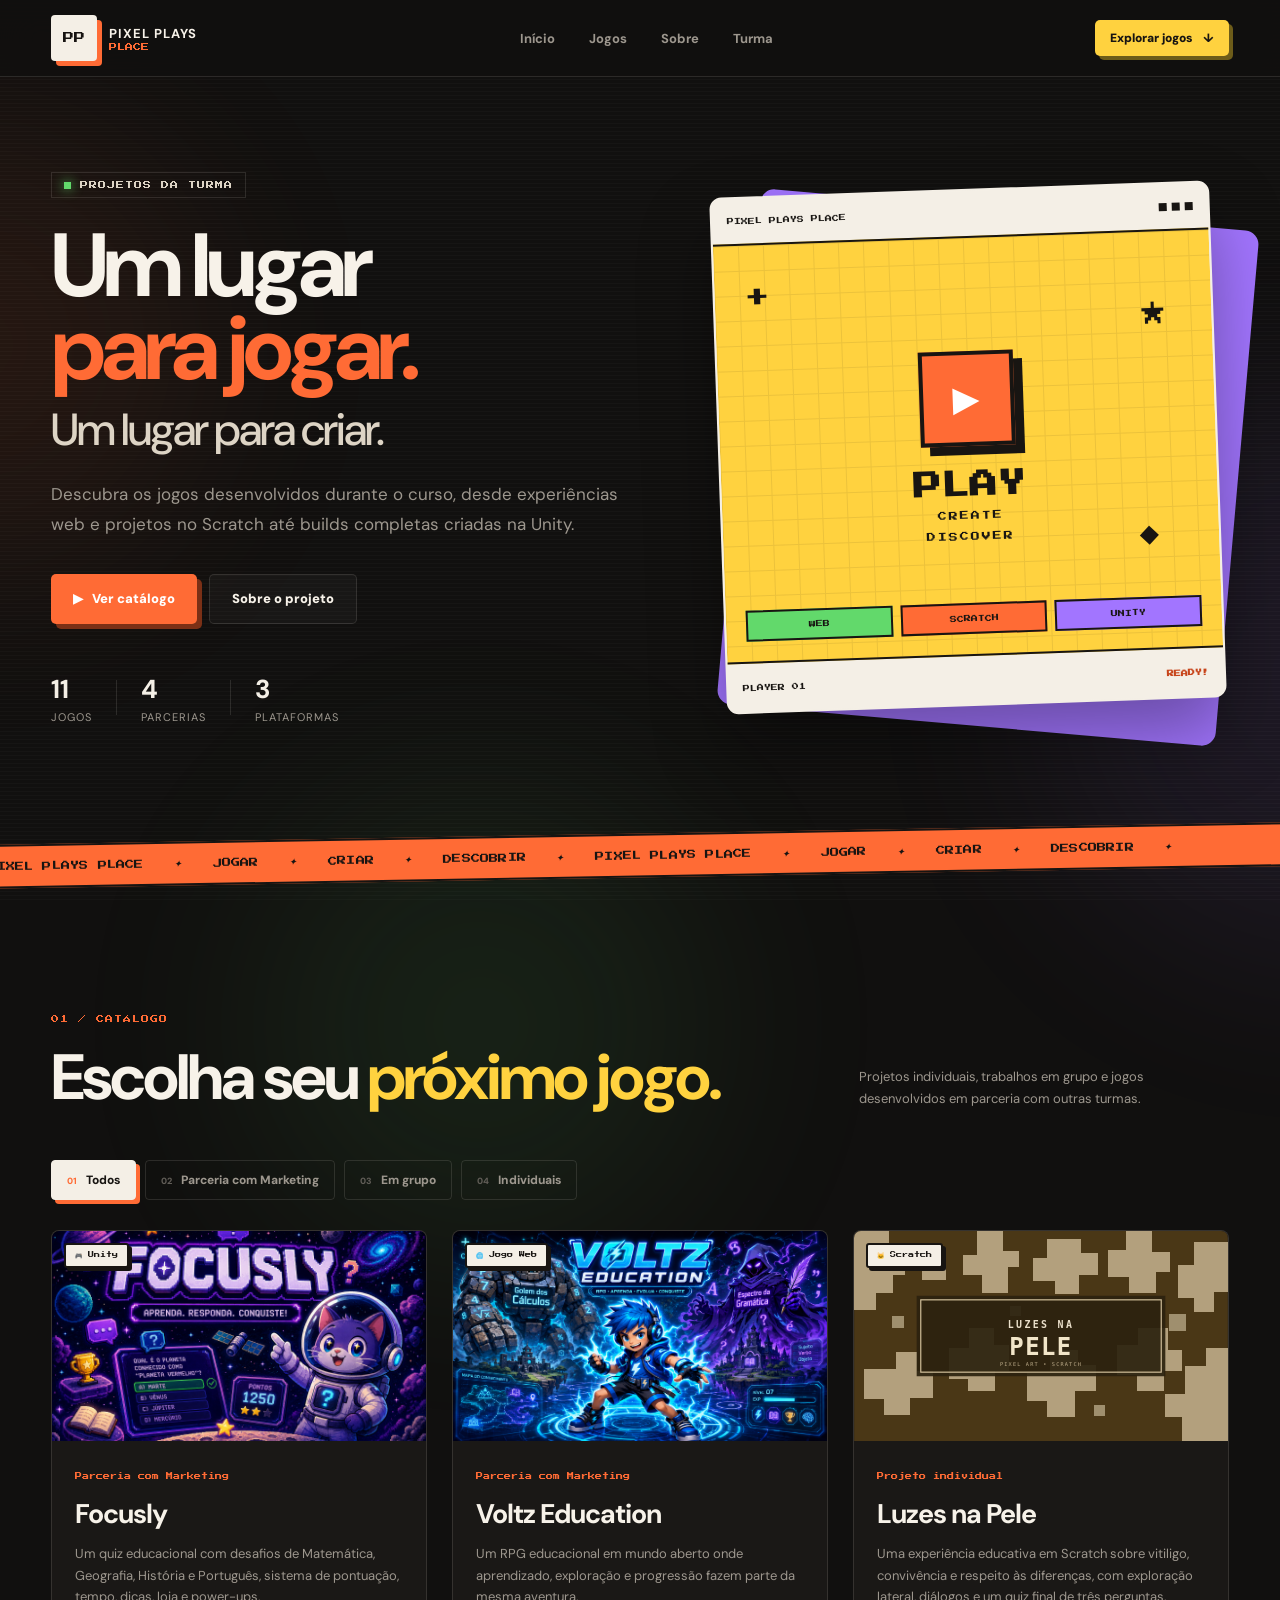
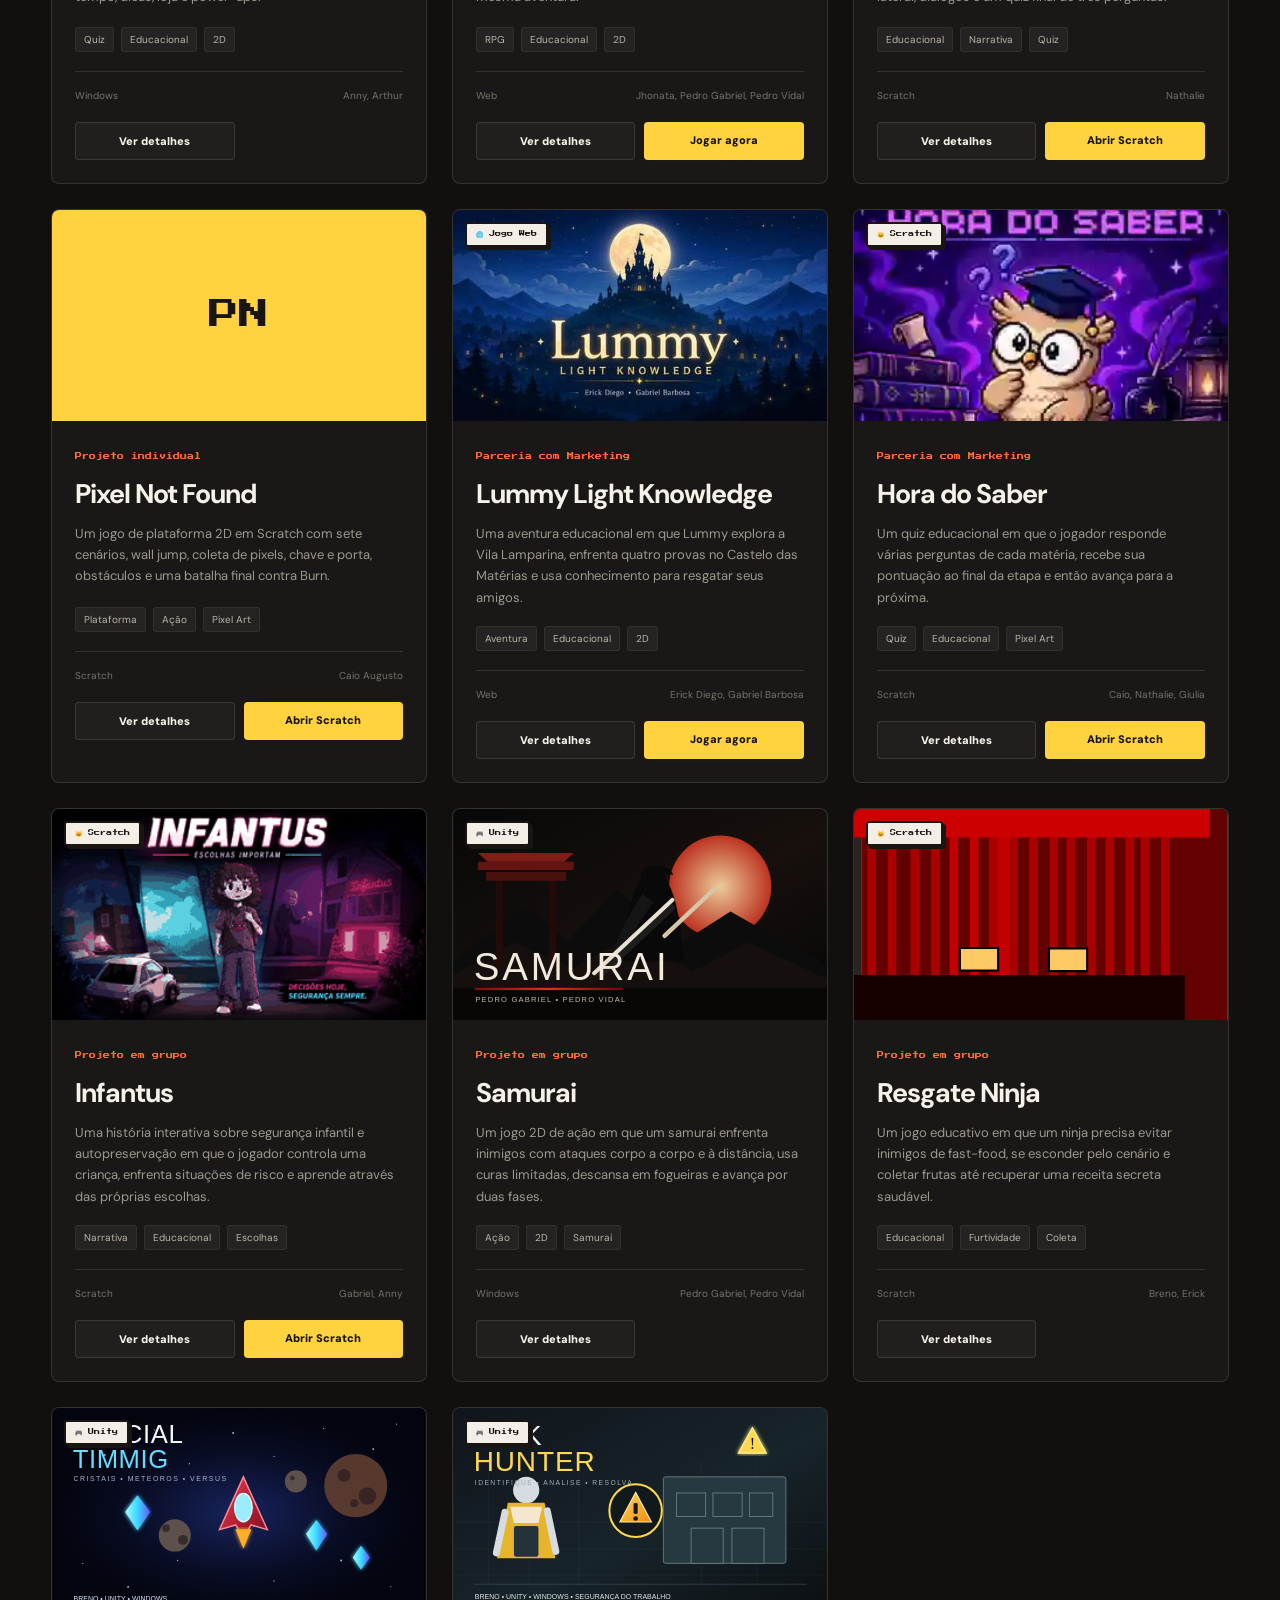
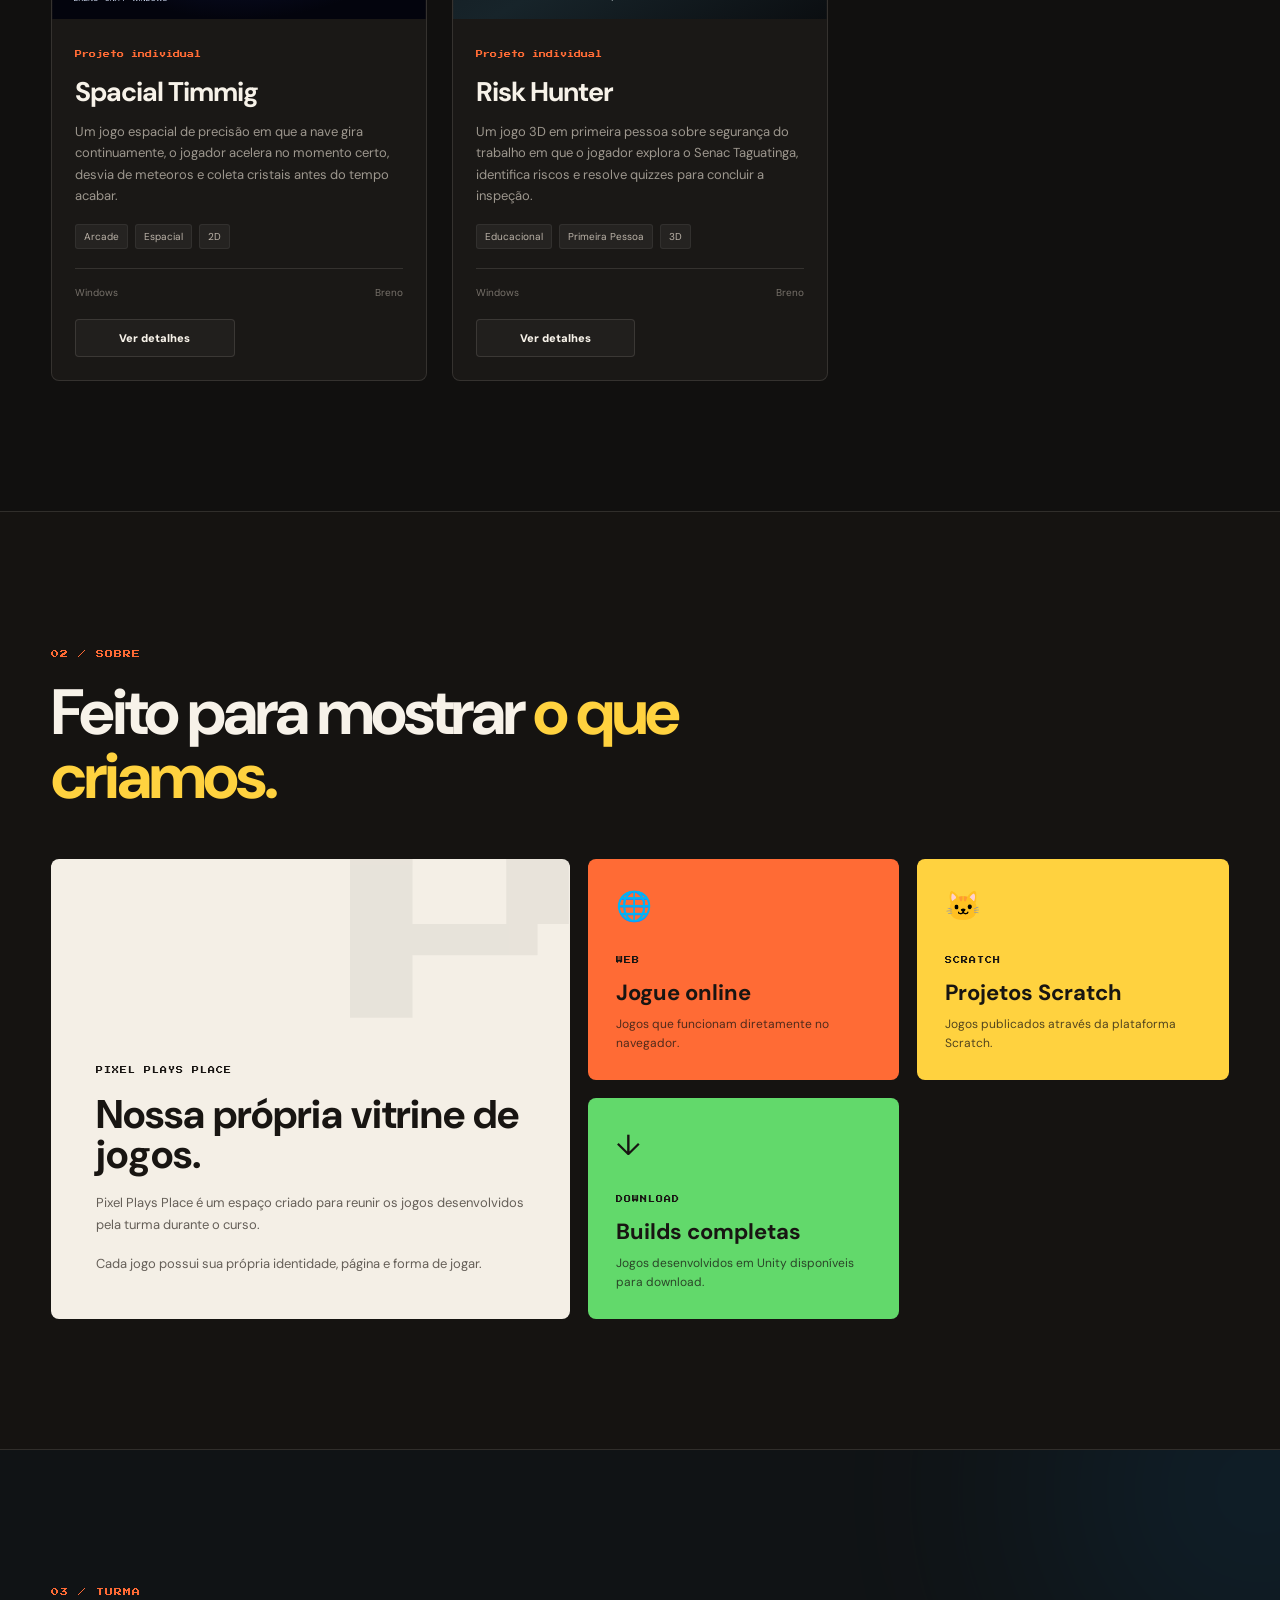
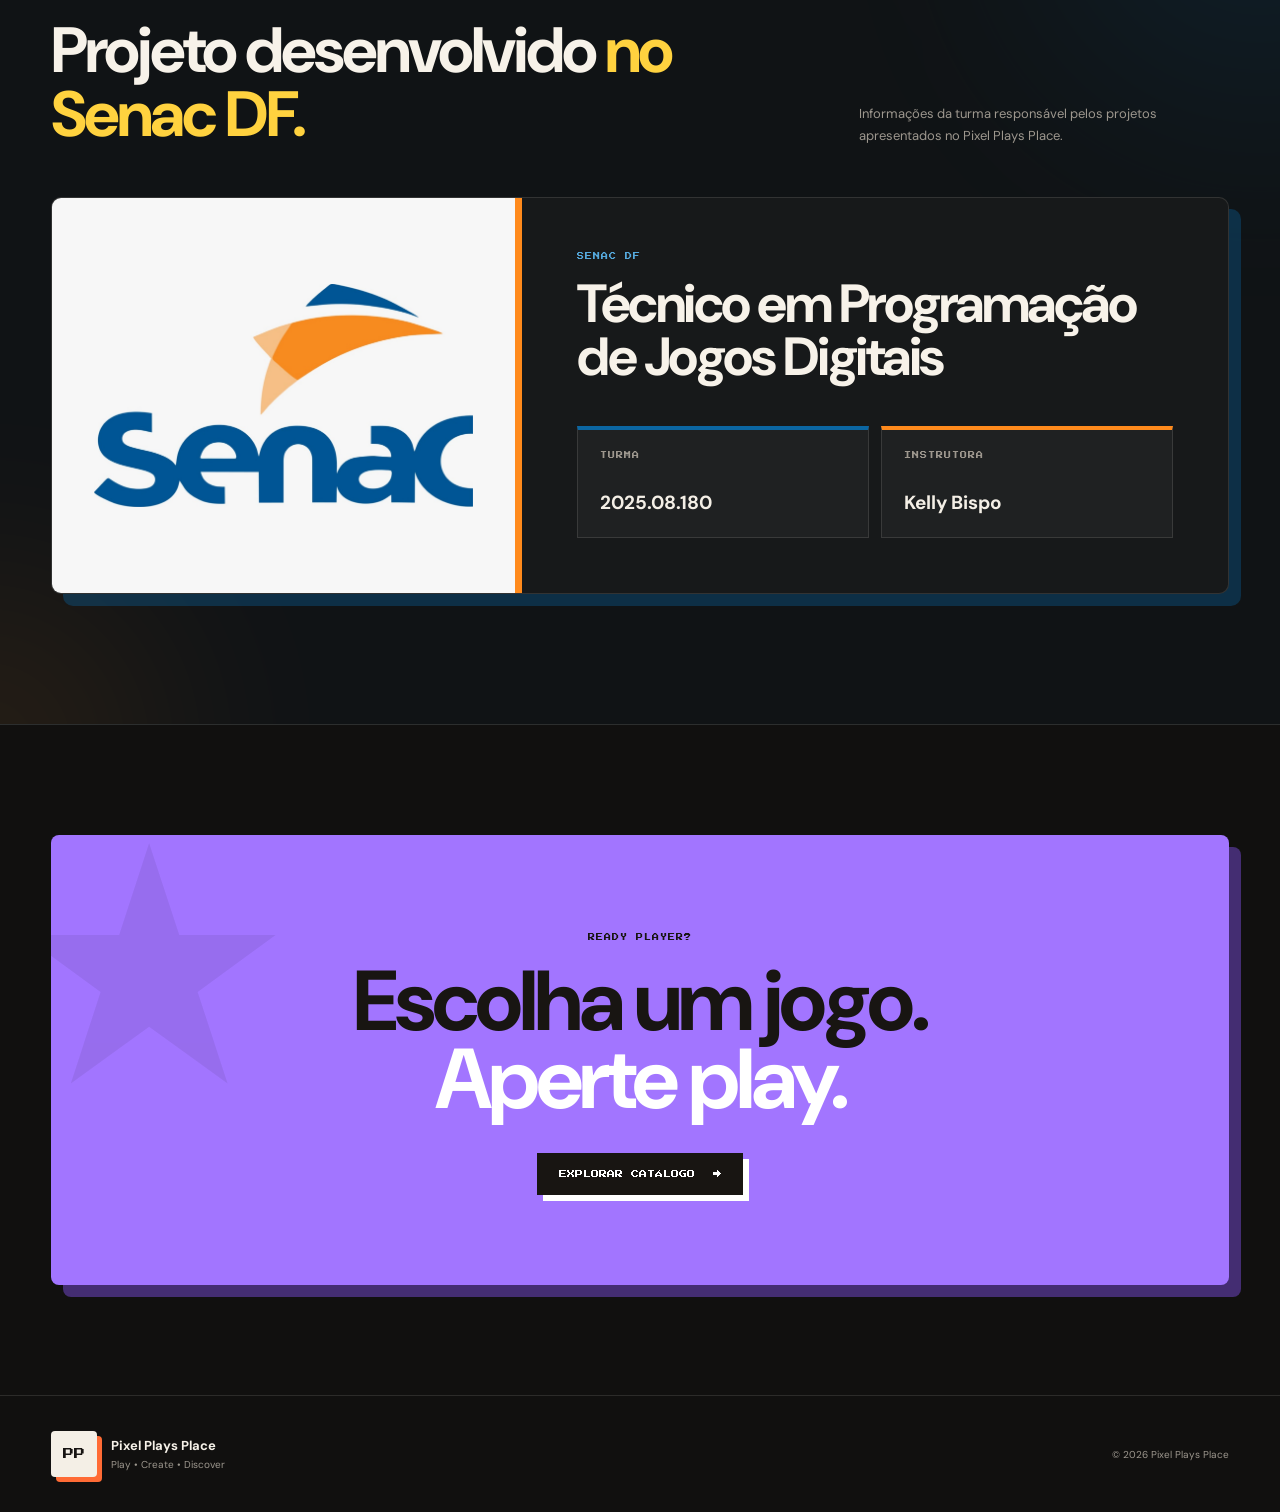
<file: index.html>
<!DOCTYPE html>
<html lang="pt-BR">
<head>
  <meta charset="UTF-8">

  <meta
    name="viewport"
    content="width=device-width, initial-scale=1.0"
  >

  <meta
    name="description"
    content="Pixel Plays Place — jogos desenvolvidos pela turma."
  >

  <title>Pixel Plays Place</title>

  <link rel="preconnect" href="https://fonts.googleapis.com">
  <link rel="preconnect" href="https://fonts.gstatic.com" crossorigin>

  <link
    href="https://fonts.googleapis.com/css2?family=DM+Sans:wght@400;500;600;700;800;900&family=Press+Start+2P&display=swap"
    rel="stylesheet"
  >

  <link rel="stylesheet" href="style.css">
</head>

<body>

  <div class="background-noise"></div>

  <div class="floating-shape shape-one"></div>
  <div class="floating-shape shape-two"></div>
  <div class="floating-shape shape-three"></div>


  <!-- HEADER -->
  <header class="header">

    <div class="container header-content">

      <a href="#inicio" class="brand">

        <div class="brand-icon">
          PP
        </div>

        <div class="brand-text">
          <strong>PIXEL PLAYS</strong>
          <span>PLACE</span>
        </div>

      </a>


      <nav class="nav">

        <a href="#inicio">
          Início
        </a>

        <a href="#jogos">
          Jogos
        </a>

        <a href="#sobre">
          Sobre
        </a>

        <a href="#turma">
          Turma
        </a>

      </nav>


      <a href="#jogos" class="header-action">
        Explorar jogos
        <span>↓</span>
      </a>

    </div>

  </header>



  <main>


    <!-- HERO -->
    <section class="hero" id="inicio">

      <div class="container hero-grid">


        <div class="hero-text">

          <div class="hero-label">
            <span class="status-dot"></span>
            PROJETOS DA TURMA
          </div>


          <h1>
            Um lugar
            <span>para jogar.</span>

            <small>
              Um lugar para criar.
            </small>
          </h1>


          <p>
            Descubra os jogos desenvolvidos durante o curso,
            desde experiências web e projetos no Scratch
            até builds completas criadas na Unity.
          </p>


          <div class="hero-actions">

            <a href="#jogos" class="main-button">
              <span>▶</span>
              Ver catálogo
            </a>

            <a href="#sobre" class="ghost-button">
              Sobre o projeto
            </a>

          </div>


          <div class="hero-stats">

            <div class="hero-stat">
              <strong id="totalJogos">0</strong>
              <span>jogos</span>
            </div>


            <div class="stat-divider"></div>


            <div class="hero-stat">
              <strong id="totalParcerias">0</strong>
              <span>parcerias</span>
            </div>


            <div class="stat-divider"></div>


            <div class="hero-stat">
              <strong id="totalPlataformas">0</strong>
              <span>plataformas</span>
            </div>

          </div>

        </div>



        <!-- VISUAL PIXEL PLAYS PLACE -->
        <div class="hero-visual">

          <div class="playground-shadow"></div>


          <div class="playground-card">

            <div class="playground-top">

              <span>
                PIXEL PLAYS PLACE
              </span>

              <div class="mini-dots">
                <i></i>
                <i></i>
                <i></i>
              </div>

            </div>


            <div class="playground-screen">

              <div class="pixel-decoration pixel-a">
                +
              </div>

              <div class="pixel-decoration pixel-b">
                ★
              </div>

              <div class="pixel-decoration pixel-c">
                ◆
              </div>


              <div class="play-logo">

                <div class="play-logo-symbol">
                  ▶
                </div>

                <strong>
                  PLAY
                </strong>

                <span>
                  CREATE
                </span>

                <span>
                  DISCOVER
                </span>

              </div>


              <div class="platform-row">

                <div class="platform-chip web">
                  WEB
                </div>

                <div class="platform-chip scratch">
                  SCRATCH
                </div>

                <div class="platform-chip unity">
                  UNITY
                </div>

              </div>

            </div>


            <div class="playground-footer">

              <span>
                PLAYER 01
              </span>

              <strong>
                READY!
              </strong>

            </div>

          </div>

        </div>

      </div>

    </section>



    <!-- FAIXA -->
    <section class="marquee-section">

      <div class="marquee">

        <div class="marquee-content">

          <span>PIXEL PLAYS PLACE</span>
          <i>✦</i>

          <span>JOGAR</span>
          <i>✦</i>

          <span>CRIAR</span>
          <i>✦</i>

          <span>DESCOBRIR</span>
          <i>✦</i>

          <span>PIXEL PLAYS PLACE</span>
          <i>✦</i>

          <span>JOGAR</span>
          <i>✦</i>

          <span>CRIAR</span>
          <i>✦</i>

          <span>DESCOBRIR</span>
          <i>✦</i>

        </div>

      </div>

    </section>



    <!-- JOGOS -->
    <section class="games-section" id="jogos">

      <div class="container">


        <div class="section-heading">

          <div>

            <span class="section-number">
              01 / CATÁLOGO
            </span>

            <h2>
              Escolha seu
              <span>próximo jogo.</span>
            </h2>

          </div>


          <p>
            Projetos individuais, trabalhos em grupo
            e jogos desenvolvidos em parceria com outras turmas.
          </p>

        </div>



        <!-- FILTROS -->
        <div class="filters">

          <button
            class="filter active"
            data-filter="todos"
          >
            <span>01</span>
            Todos
          </button>


          <button
            class="filter"
            data-filter="marketing"
          >
            <span>02</span>
            Parceria com Marketing
          </button>


          <button
            class="filter"
            data-filter="grupo"
          >
            <span>03</span>
            Em grupo
          </button>


          <button
            class="filter"
            data-filter="individual"
          >
            <span>04</span>
            Individuais
          </button>

        </div>



        <!-- GERADO PELO JS -->
        <div
          class="games-grid"
          id="gamesGrid"
        ></div>



        <div
          class="empty-state"
          id="emptyState"
        >

          <div class="empty-icon">
            ?
          </div>

          <h3>
            Nenhum jogo por aqui ainda.
          </h3>

          <p>
            Novos projetos serão adicionados em breve.
          </p>

        </div>

      </div>

    </section>



    <!-- SOBRE -->
    <section class="about-section" id="sobre">

      <div class="container">


        <div class="section-heading">

          <div>

            <span class="section-number">
              02 / SOBRE
            </span>

            <h2>
              Feito para mostrar
              <span>o que criamos.</span>
            </h2>

          </div>

        </div>



        <div class="about-grid">


          <article class="about-main-card">

            <div class="about-symbol">
              P
            </div>

            <div>

              <span class="small-label">
                PIXEL PLAYS PLACE
              </span>

              <h3>
                Nossa própria vitrine de jogos.
              </h3>

              <p>
                Pixel Plays Place é um espaço criado para reunir
                os jogos desenvolvidos pela turma durante o curso.
              </p>

              <p>
                Cada jogo possui sua própria identidade,
                página e forma de jogar.
              </p>

            </div>

          </article>



          <article class="about-card orange-card">

            <span class="about-icon">
              🌐
            </span>

            <div>

              <span class="small-label">
                WEB
              </span>

              <h3>
                Jogue online
              </h3>

              <p>
                Jogos que funcionam diretamente no navegador.
              </p>

            </div>

          </article>



          <article class="about-card yellow-card">

            <span class="about-icon">
              🐱
            </span>

            <div>

              <span class="small-label">
                SCRATCH
              </span>

              <h3>
                Projetos Scratch
              </h3>

              <p>
                Jogos publicados através da plataforma Scratch.
              </p>

            </div>

          </article>



          <article class="about-card green-card">

            <span class="about-icon">
              ↓
            </span>

            <div>

              <span class="small-label">
                DOWNLOAD
              </span>

              <h3>
                Builds completas
              </h3>

              <p>
                Jogos desenvolvidos em Unity disponíveis
                para download.
              </p>

            </div>

          </article>

        </div>

      </div>

    </section>



    <!-- TURMA / INSTITUIÇÃO -->
    <section class="class-section" id="turma">

      <div class="container">

        <div class="section-heading class-heading">

          <div>

            <span class="section-number">
              03 / TURMA
            </span>

            <h2>
              Projeto desenvolvido
              <span>no Senac DF.</span>
            </h2>

          </div>

          <p>
            Informações da turma responsável pelos projetos
            apresentados no Pixel Plays Place.
          </p>

        </div>


        <div class="class-card">

          <div class="senac-logo-card">

            <img
              src="assets/logos/senac-df.jpg?v=2"
              alt="Logo do Senac"
            >

          </div>


          <div class="class-info">

            <span class="small-label">
              SENAC DF
            </span>

            <h3>
              Técnico em Programação
              de Jogos Digitais
            </h3>

            <div class="class-details">

              <div class="class-detail">

                <span>
                  TURMA
                </span>

                <strong>
                  2025.08.180
                </strong>

              </div>


              <div class="class-detail">

                <span>
                  INSTRUTORA
                </span>

                <strong>
                  Kelly Bispo
                </strong>

              </div>

            </div>

          </div>

        </div>

      </div>

    </section>



    <!-- FINAL -->
    <section class="final-section">

      <div class="container">

        <div class="final-card">

          <div class="final-decoration">
            ★
          </div>

          <span class="small-label">
            READY PLAYER?
          </span>

          <h2>
            Escolha um jogo.
            <br>
            <span>Aperte play.</span>
          </h2>

          <a href="#jogos" class="final-button">

            EXPLORAR CATÁLOGO

            <span>→</span>

          </a>

        </div>

      </div>

    </section>

  </main>



  <!-- FOOTER -->
  <footer class="footer">

    <div class="container footer-content">

      <a href="#inicio" class="footer-brand">

        <div class="brand-icon">
          PP
        </div>

        <div>

          <strong>
            Pixel Plays Place
          </strong>

          <span>
            Play • Create • Discover
          </span>

        </div>

      </a>


      <p>
        ©
        <span id="currentYear"></span>
        Pixel Plays Place
      </p>

    </div>

  </footer>


  <script src="script.js"></script>

</body>
</html>
</file>
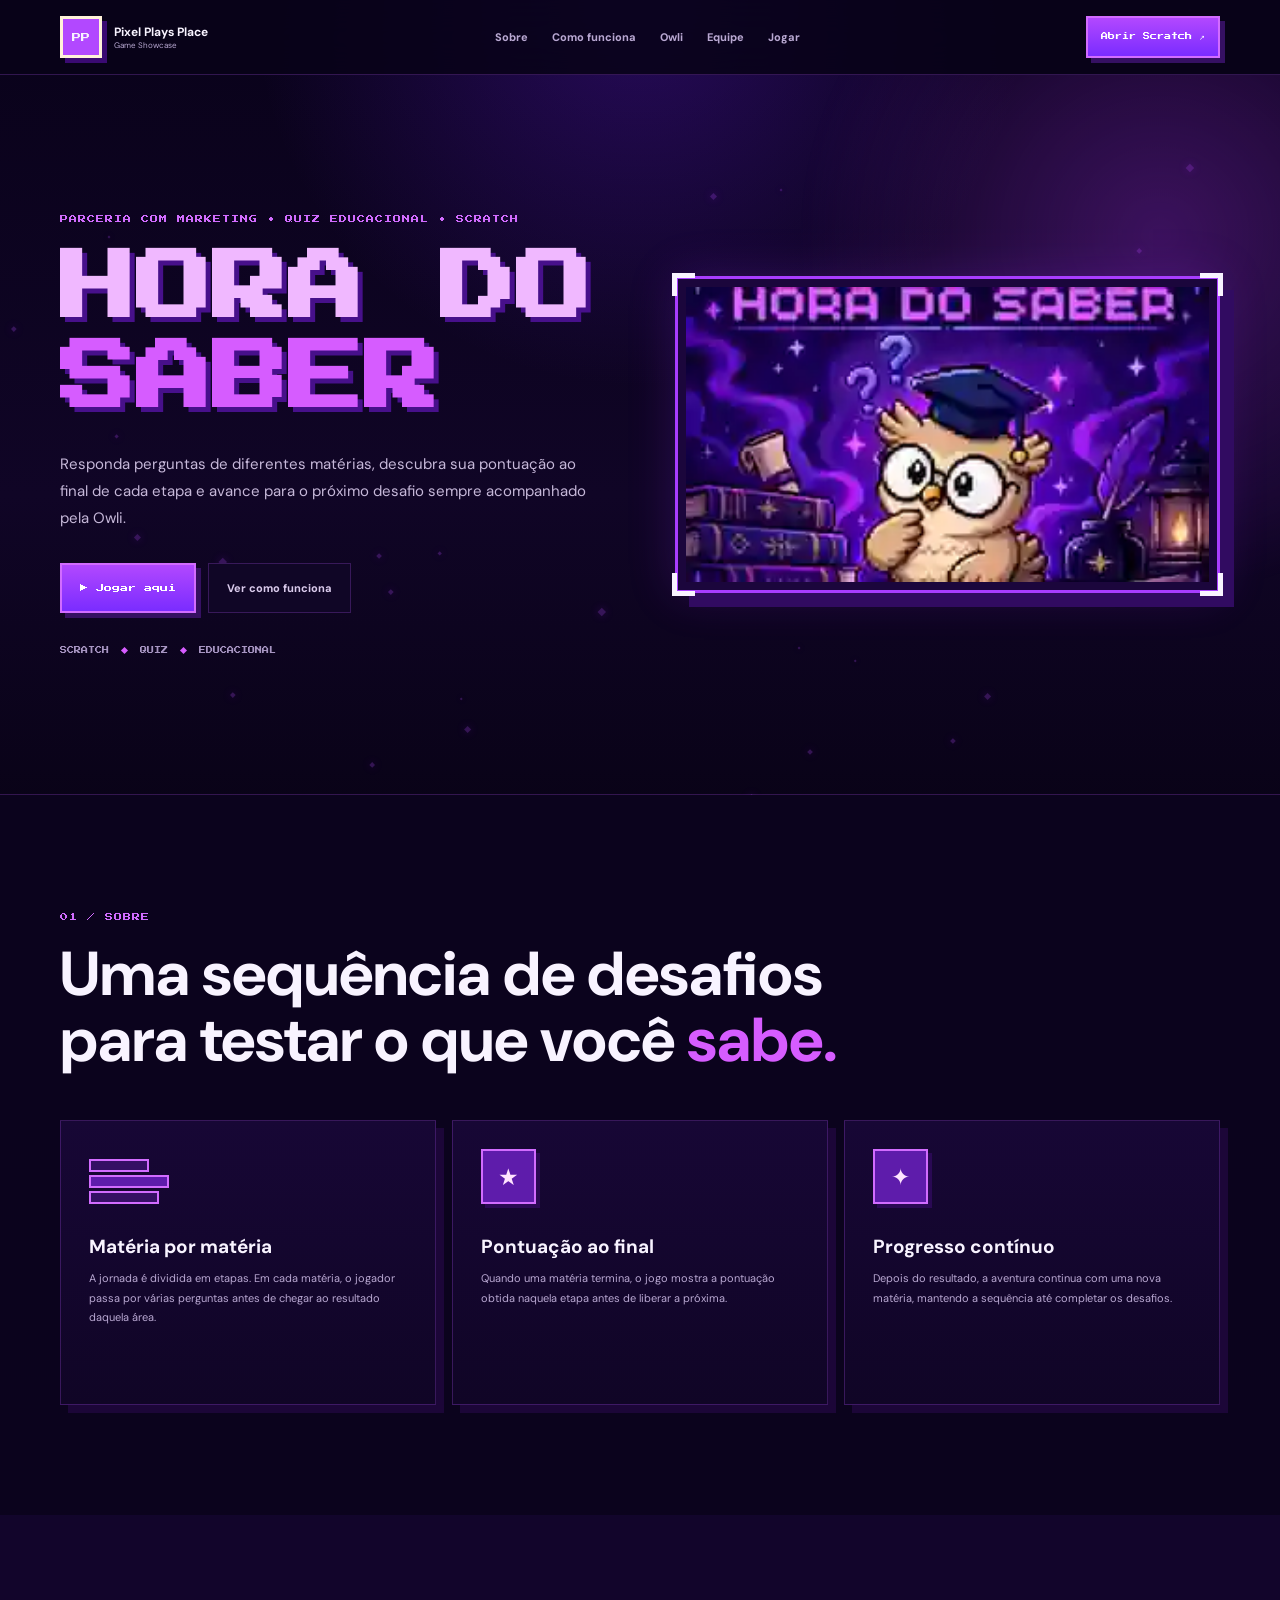
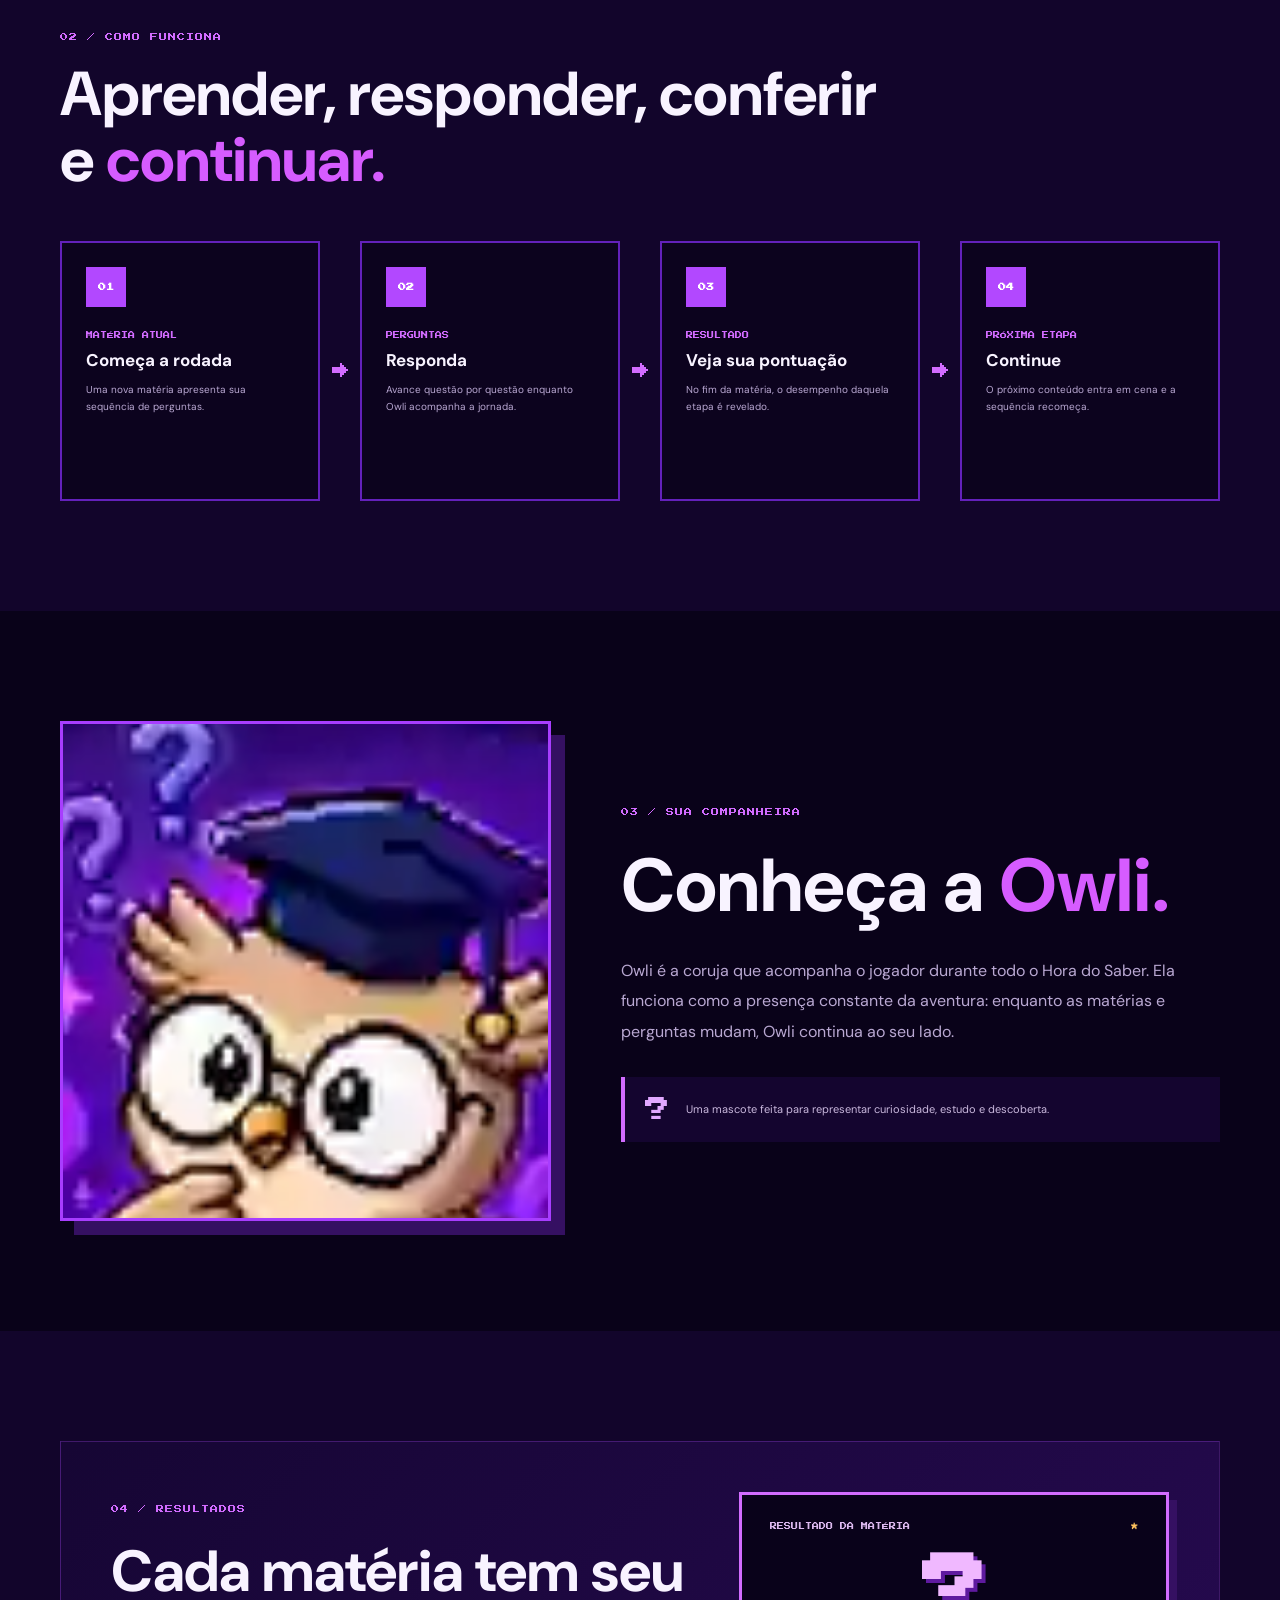
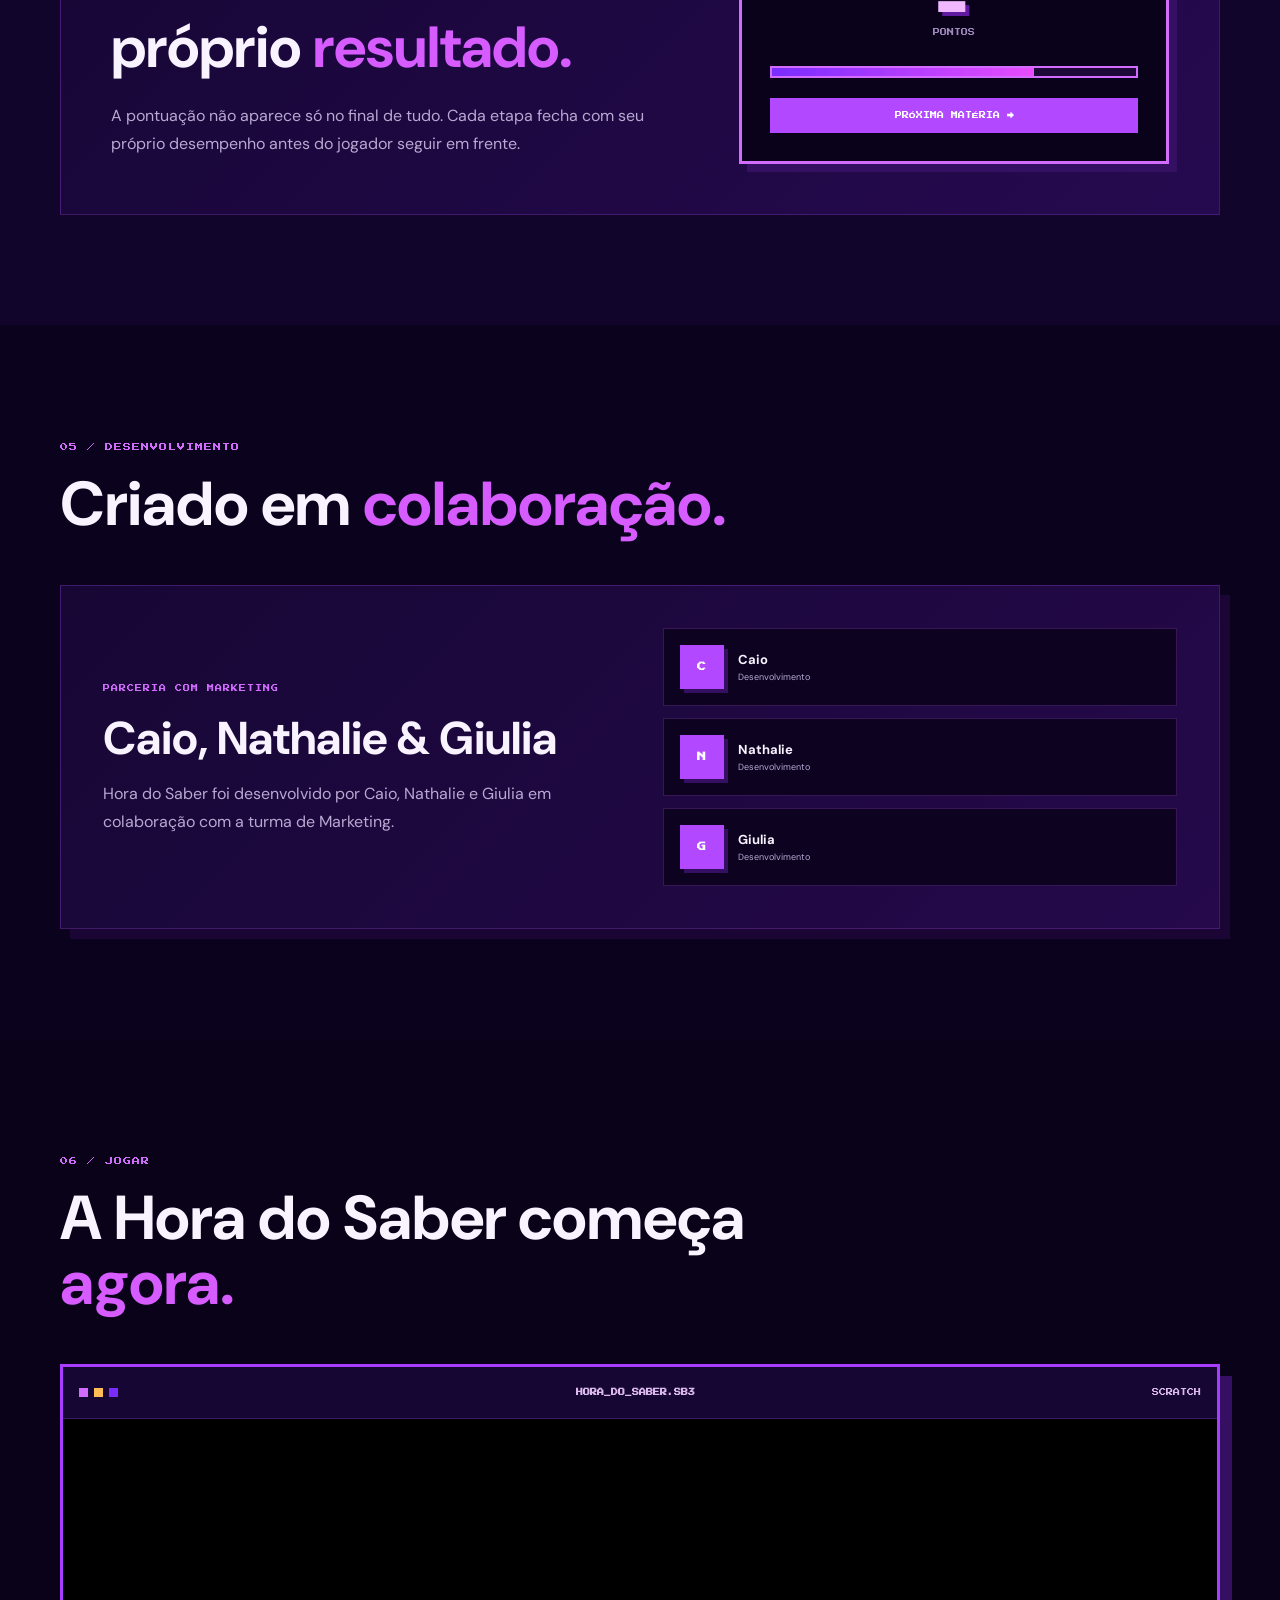
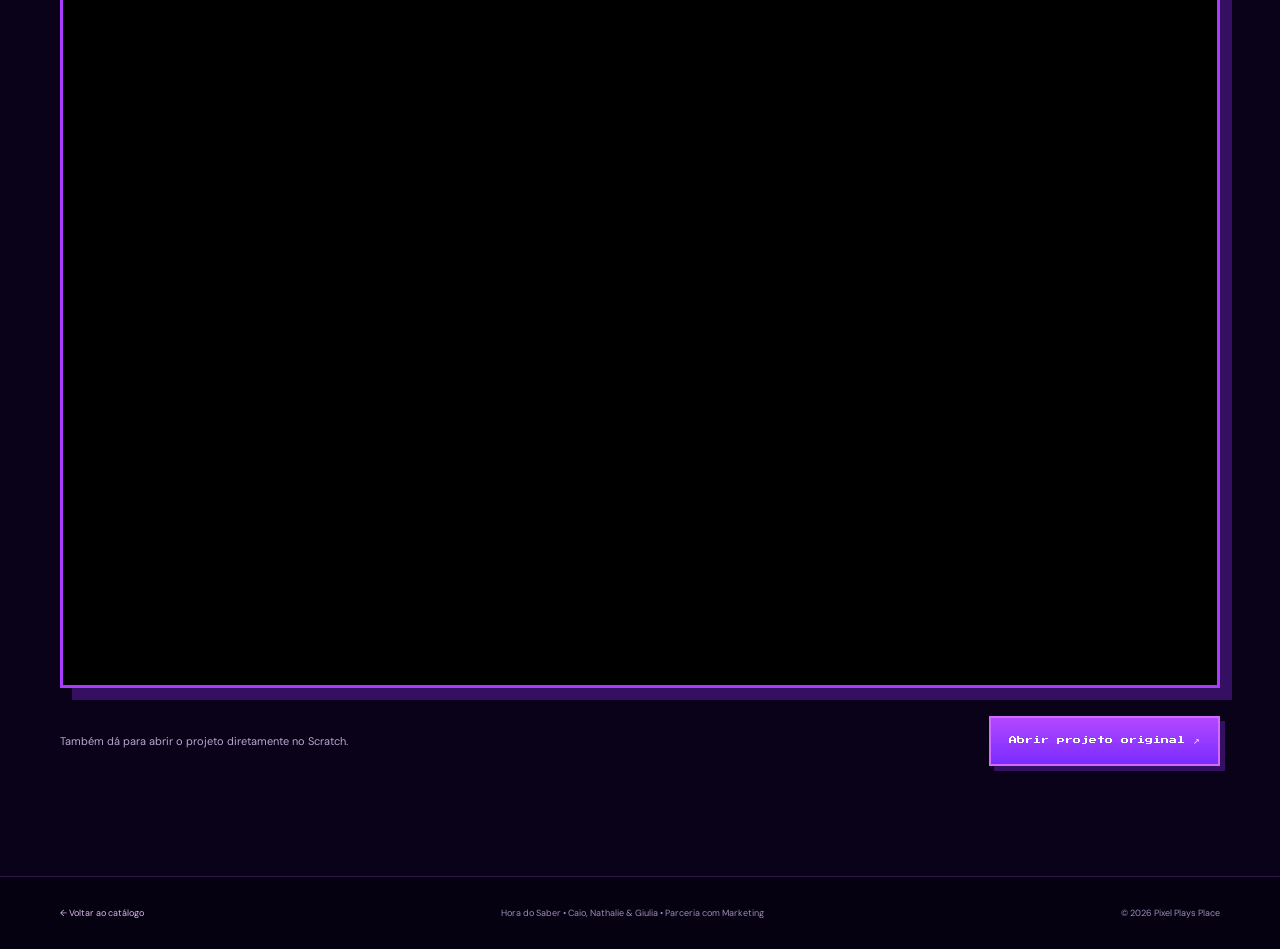
<file: jogos/hora-do-saber.html>
<!DOCTYPE html>
<html lang="pt-BR">
<head>
  <meta charset="UTF-8">
  <meta name="viewport" content="width=device-width, initial-scale=1.0">
  <meta name="description" content="Hora do Saber — jogo educacional em Scratch desenvolvido por Caio, Nathalie e Giulia em parceria com a turma de Marketing.">
  <title>Hora do Saber | Pixel Plays Place</title>
  <link rel="preconnect" href="https://fonts.googleapis.com">
  <link rel="preconnect" href="https://fonts.gstatic.com" crossorigin>
  <link href="https://fonts.googleapis.com/css2?family=DM+Sans:wght@400;500;600;700;800&family=Press+Start+2P&display=swap" rel="stylesheet">
  <link rel="stylesheet" href="hora-do-saber.css">
</head>
<body>
  <div class="scroll-progress" id="scrollProgress"></div>
  <div class="pixel-sky" id="pixelSky" aria-hidden="true"></div>

  <header class="topbar">
    <div class="container topbar-content">
      <a href="../index.html" class="brand">
        <span class="brand-box">PP</span>
        <span><strong>Pixel Plays Place</strong><small>Game Showcase</small></span>
      </a>

      <nav>
        <a href="#sobre">Sobre</a>
        <a href="#como-funciona">Como funciona</a>
        <a href="#owli">Owli</a>
        <a href="#equipe">Equipe</a>
        <a href="#jogar">Jogar</a>
      </nav>

      <a class="scratch-button small" href="https://scratch.mit.edu/projects/1328218737" target="_blank" rel="noopener noreferrer">
        Abrir Scratch ↗
      </a>
    </div>
  </header>

  <main>
    <section class="hero" id="inicio">
      <div class="hero-glow"></div>

      <div class="container hero-grid">
        <div class="hero-copy reveal">
          <div class="eyebrow">PARCERIA COM MARKETING • QUIZ EDUCACIONAL • SCRATCH</div>
          <h1>HORA DO <span>SABER</span></h1>
          <p>
            Responda perguntas de diferentes matérias, descubra sua pontuação
            ao final de cada etapa e avance para o próximo desafio sempre
            acompanhado pela Owli.
          </p>

          <div class="hero-actions">
            <a href="#jogar" class="scratch-button">▶ Jogar aqui</a>
            <a href="#como-funciona" class="ghost-button">Ver como funciona</a>
          </div>

          <div class="hero-meta">
            <span>SCRATCH</span><i></i>
            <span>QUIZ</span><i></i>
            <span>EDUCACIONAL</span>
          </div>
        </div>

        <div class="cover-frame reveal">
          <img src="../assets/capas/hora-do-saber.webp" alt="Capa de Hora do Saber">
          <span class="cover-corner tl"></span>
          <span class="cover-corner tr"></span>
          <span class="cover-corner bl"></span>
          <span class="cover-corner br"></span>
        </div>
      </div>
    </section>

    <section class="section about-section" id="sobre">
      <div class="container">
        <div class="section-heading reveal">
          <span>01 / SOBRE</span>
          <h2>Uma sequência de desafios para testar o que você <em>sabe.</em></h2>
        </div>

        <div class="about-grid">
          <article class="library-card reveal">
            <div class="book-stack" aria-hidden="true">
              <i></i><i></i><i></i>
            </div>
            <h3>Matéria por matéria</h3>
            <p>
              A jornada é dividida em etapas. Em cada matéria, o jogador passa
              por várias perguntas antes de chegar ao resultado daquela área.
            </p>
          </article>

          <article class="library-card reveal">
            <div class="score-orb" aria-hidden="true">★</div>
            <h3>Pontuação ao final</h3>
            <p>
              Quando uma matéria termina, o jogo mostra a pontuação obtida
              naquela etapa antes de liberar a próxima.
            </p>
          </article>

          <article class="library-card reveal">
            <div class="feather-icon" aria-hidden="true">✦</div>
            <h3>Progresso contínuo</h3>
            <p>
              Depois do resultado, a aventura continua com uma nova matéria,
              mantendo a sequência até completar os desafios.
            </p>
          </article>
        </div>
      </div>
    </section>

    <section class="section flow-section" id="como-funciona">
      <div class="container">
        <div class="section-heading reveal">
          <span>02 / COMO FUNCIONA</span>
          <h2>Aprender, responder, conferir e <em>continuar.</em></h2>
        </div>

        <div class="flow-track">
          <article class="flow-step reveal">
            <b>01</b>
            <span>MATÉRIA ATUAL</span>
            <h3>Começa a rodada</h3>
            <p>Uma nova matéria apresenta sua sequência de perguntas.</p>
          </article>

          <div class="flow-arrow">→</div>

          <article class="flow-step reveal">
            <b>02</b>
            <span>PERGUNTAS</span>
            <h3>Responda</h3>
            <p>Avance questão por questão enquanto Owli acompanha a jornada.</p>
          </article>

          <div class="flow-arrow">→</div>

          <article class="flow-step reveal">
            <b>03</b>
            <span>RESULTADO</span>
            <h3>Veja sua pontuação</h3>
            <p>No fim da matéria, o desempenho daquela etapa é revelado.</p>
          </article>

          <div class="flow-arrow">→</div>

          <article class="flow-step reveal">
            <b>04</b>
            <span>PRÓXIMA ETAPA</span>
            <h3>Continue</h3>
            <p>O próximo conteúdo entra em cena e a sequência recomeça.</p>
          </article>
        </div>
      </div>
    </section>

    <section class="section owli-section" id="owli">
      <div class="container owli-grid">
        <div class="owli-portrait reveal">
          <img src="../assets/capas/hora-do-saber.webp" alt="Owli, a coruja de Hora do Saber">
        </div>

        <div class="owli-copy reveal">
          <span class="section-kicker">03 / SUA COMPANHEIRA</span>
          <h2>Conheça a <em>Owli.</em></h2>
          <p>
            Owli é a coruja que acompanha o jogador durante todo o Hora do Saber.
            Ela funciona como a presença constante da aventura: enquanto as
            matérias e perguntas mudam, Owli continua ao seu lado.
          </p>

          <div class="owli-quote">
            <span>?</span>
            <p>Uma mascote feita para representar curiosidade, estudo e descoberta.</p>
          </div>
        </div>
      </div>
    </section>

    <section class="section score-section">
      <div class="container score-panel reveal">
        <div>
          <span>04 / RESULTADOS</span>
          <h2>Cada matéria tem seu próprio <em>resultado.</em></h2>
          <p>
            A pontuação não aparece só no final de tudo. Cada etapa fecha com
            seu próprio desempenho antes do jogador seguir em frente.
          </p>
        </div>

        <div class="score-demo">
          <div class="score-top"><span>RESULTADO DA MATÉRIA</span><b>★</b></div>
          <strong class="score-number">?</strong>
          <small>PONTOS</small>
          <div class="score-bar"><i></i></div>
          <button type="button">PRÓXIMA MATÉRIA →</button>
        </div>
      </div>
    </section>

    <section class="section team-section" id="equipe">
      <div class="container">
        <div class="section-heading reveal">
          <span>05 / DESENVOLVIMENTO</span>
          <h2>Criado em <em>colaboração.</em></h2>
        </div>

        <div class="team-panel reveal">
          <div class="team-copy">
            <span>PARCERIA COM MARKETING</span>
            <h3>Caio, Nathalie & Giulia</h3>
            <p>
              Hora do Saber foi desenvolvido por Caio, Nathalie e Giulia
              em colaboração com a turma de Marketing.
            </p>
          </div>

          <div class="team-members">
            <article class="team-member">
              <b>C</b>
              <div>
                <strong>Caio</strong>
                <span>Desenvolvimento</span>
              </div>
            </article>

            <article class="team-member">
              <b>N</b>
              <div>
                <strong>Nathalie</strong>
                <span>Desenvolvimento</span>
              </div>
            </article>

            <article class="team-member">
              <b>G</b>
              <div>
                <strong>Giulia</strong>
                <span>Desenvolvimento</span>
              </div>
            </article>
          </div>
        </div>
      </div>
    </section>

    <section class="section play-section" id="jogar">
      <div class="container">
        <div class="section-heading reveal">
          <span>06 / JOGAR</span>
          <h2>A Hora do Saber começa <em>agora.</em></h2>
        </div>

        <div class="scratch-window reveal">
          <div class="window-bar">
            <div><i></i><i></i><i></i></div>
            <strong>HORA_DO_SABER.SB3</strong>
            <span>SCRATCH</span>
          </div>

          <div class="scratch-frame">
            <iframe
              src="https://scratch.mit.edu/projects/1328218737/embed"
              allowtransparency="true"
              frameborder="0"
              scrolling="no"
              allowfullscreen
              title="Hora do Saber no Scratch"
            ></iframe>
          </div>
        </div>

        <div class="open-original reveal">
          <p>Também dá para abrir o projeto diretamente no Scratch.</p>
          <a href="https://scratch.mit.edu/projects/1328218737" target="_blank" rel="noopener noreferrer" class="scratch-button">
            Abrir projeto original ↗
          </a>
        </div>
      </div>
    </section>
  </main>

  <footer>
    <div class="container footer-content">
      <a href="../index.html#jogos">← Voltar ao catálogo</a>
      <span>Hora do Saber • Caio, Nathalie & Giulia • Parceria com Marketing</span>
      <span>© <span id="currentYear"></span> Pixel Plays Place</span>
    </div>
  </footer>

  <script src="hora-do-saber.js"></script>
</body>
</html>
</file>
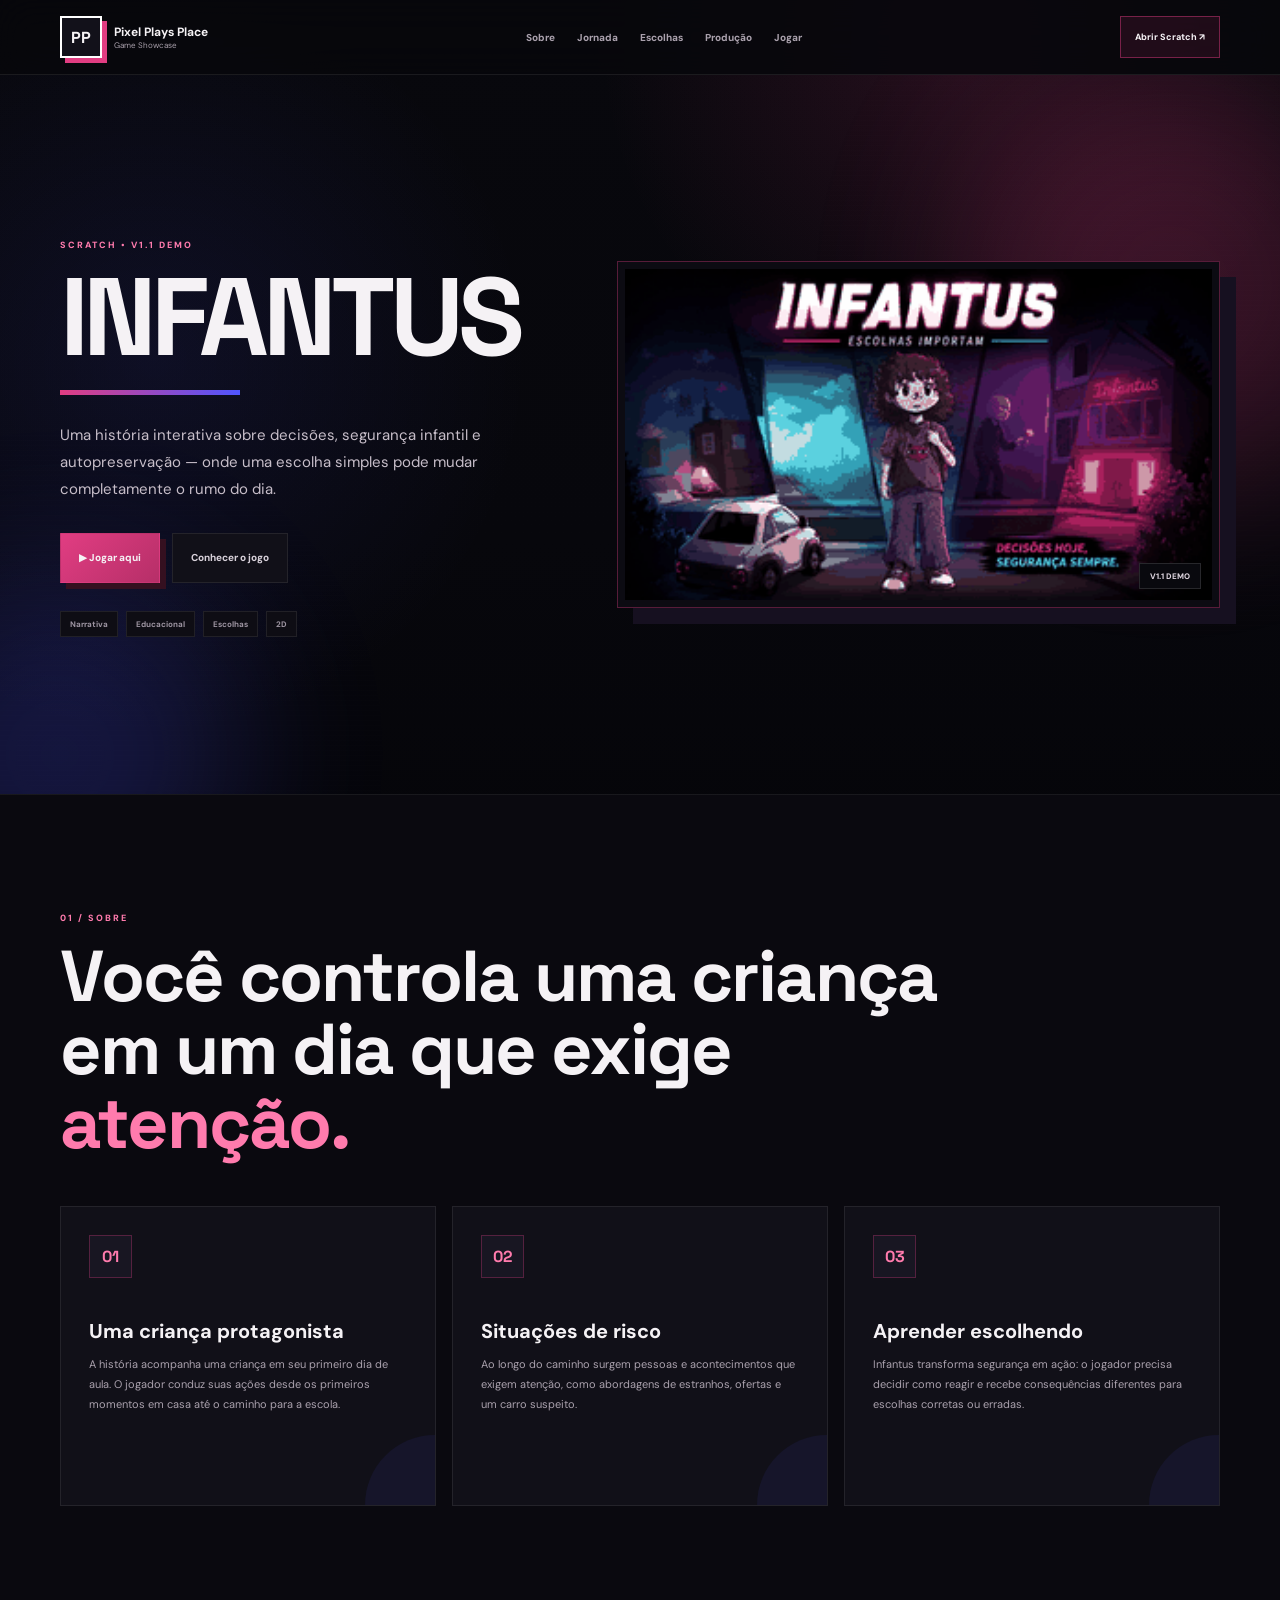
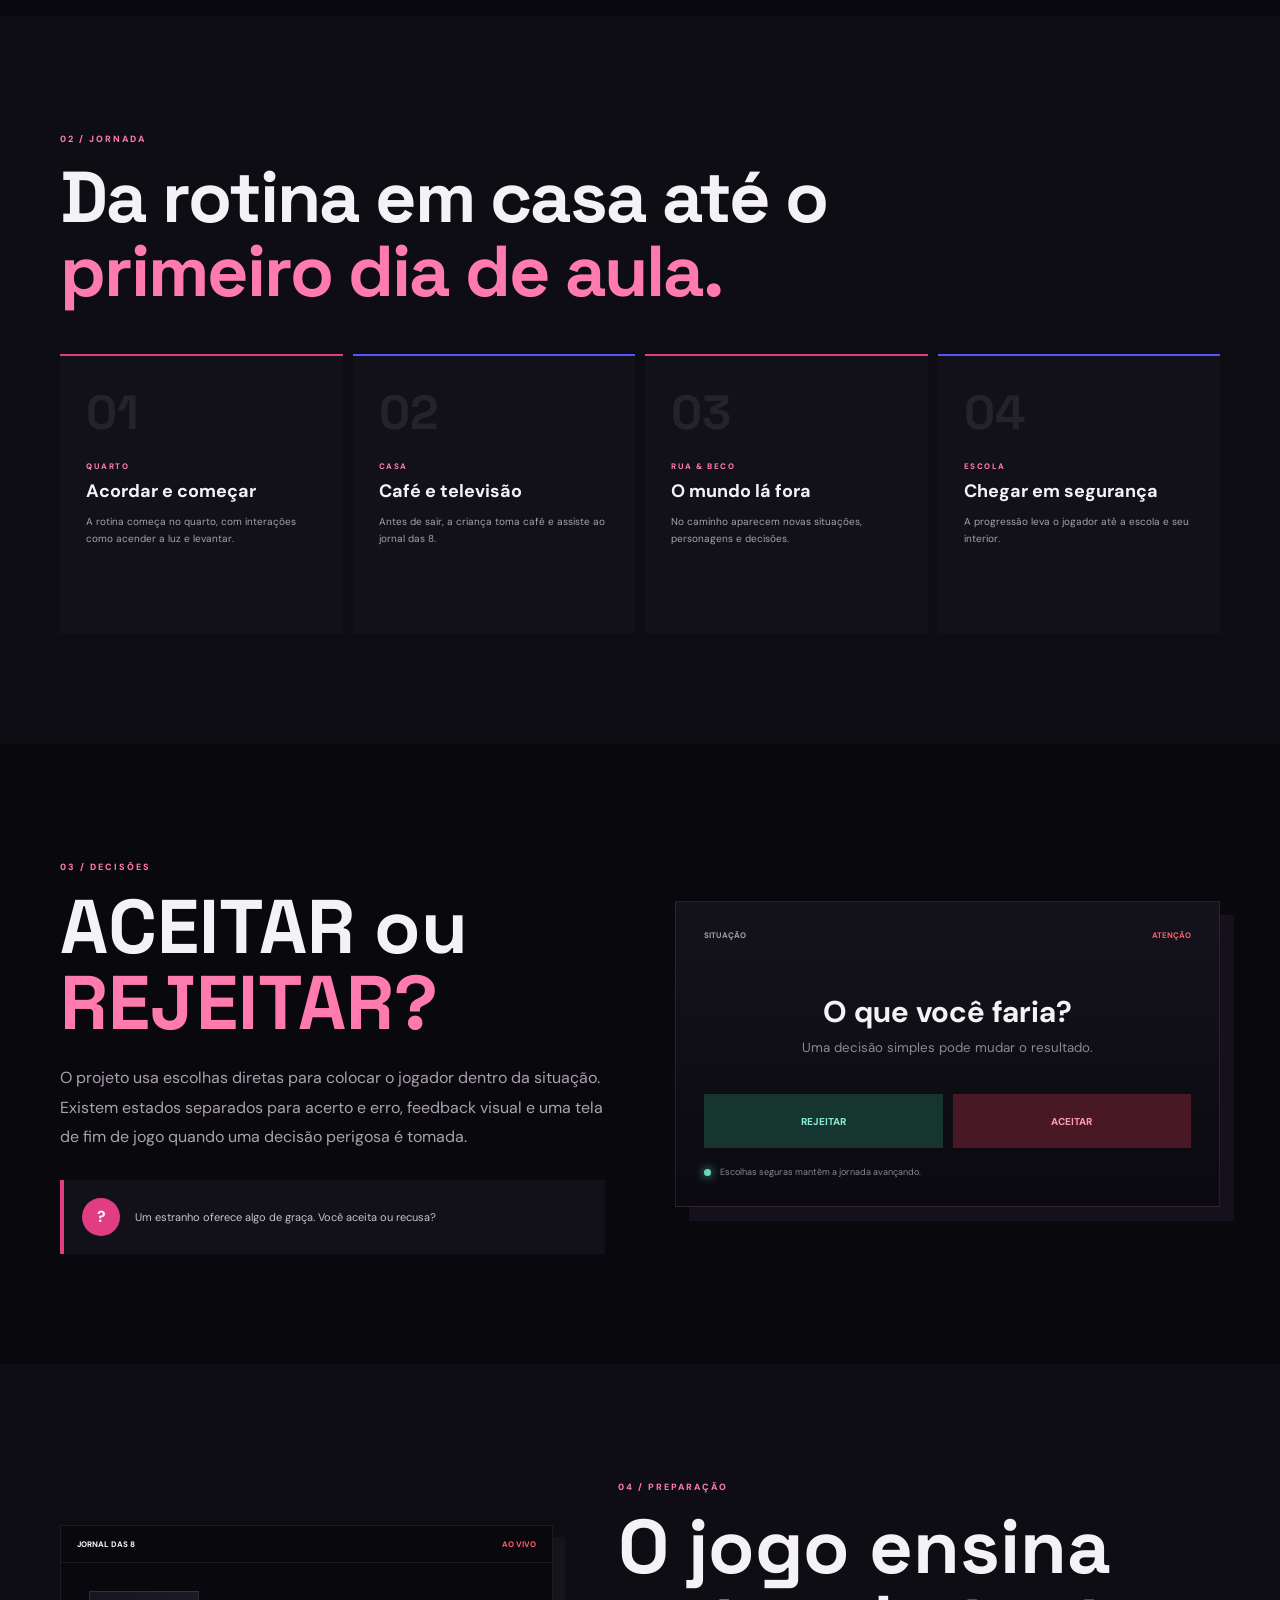
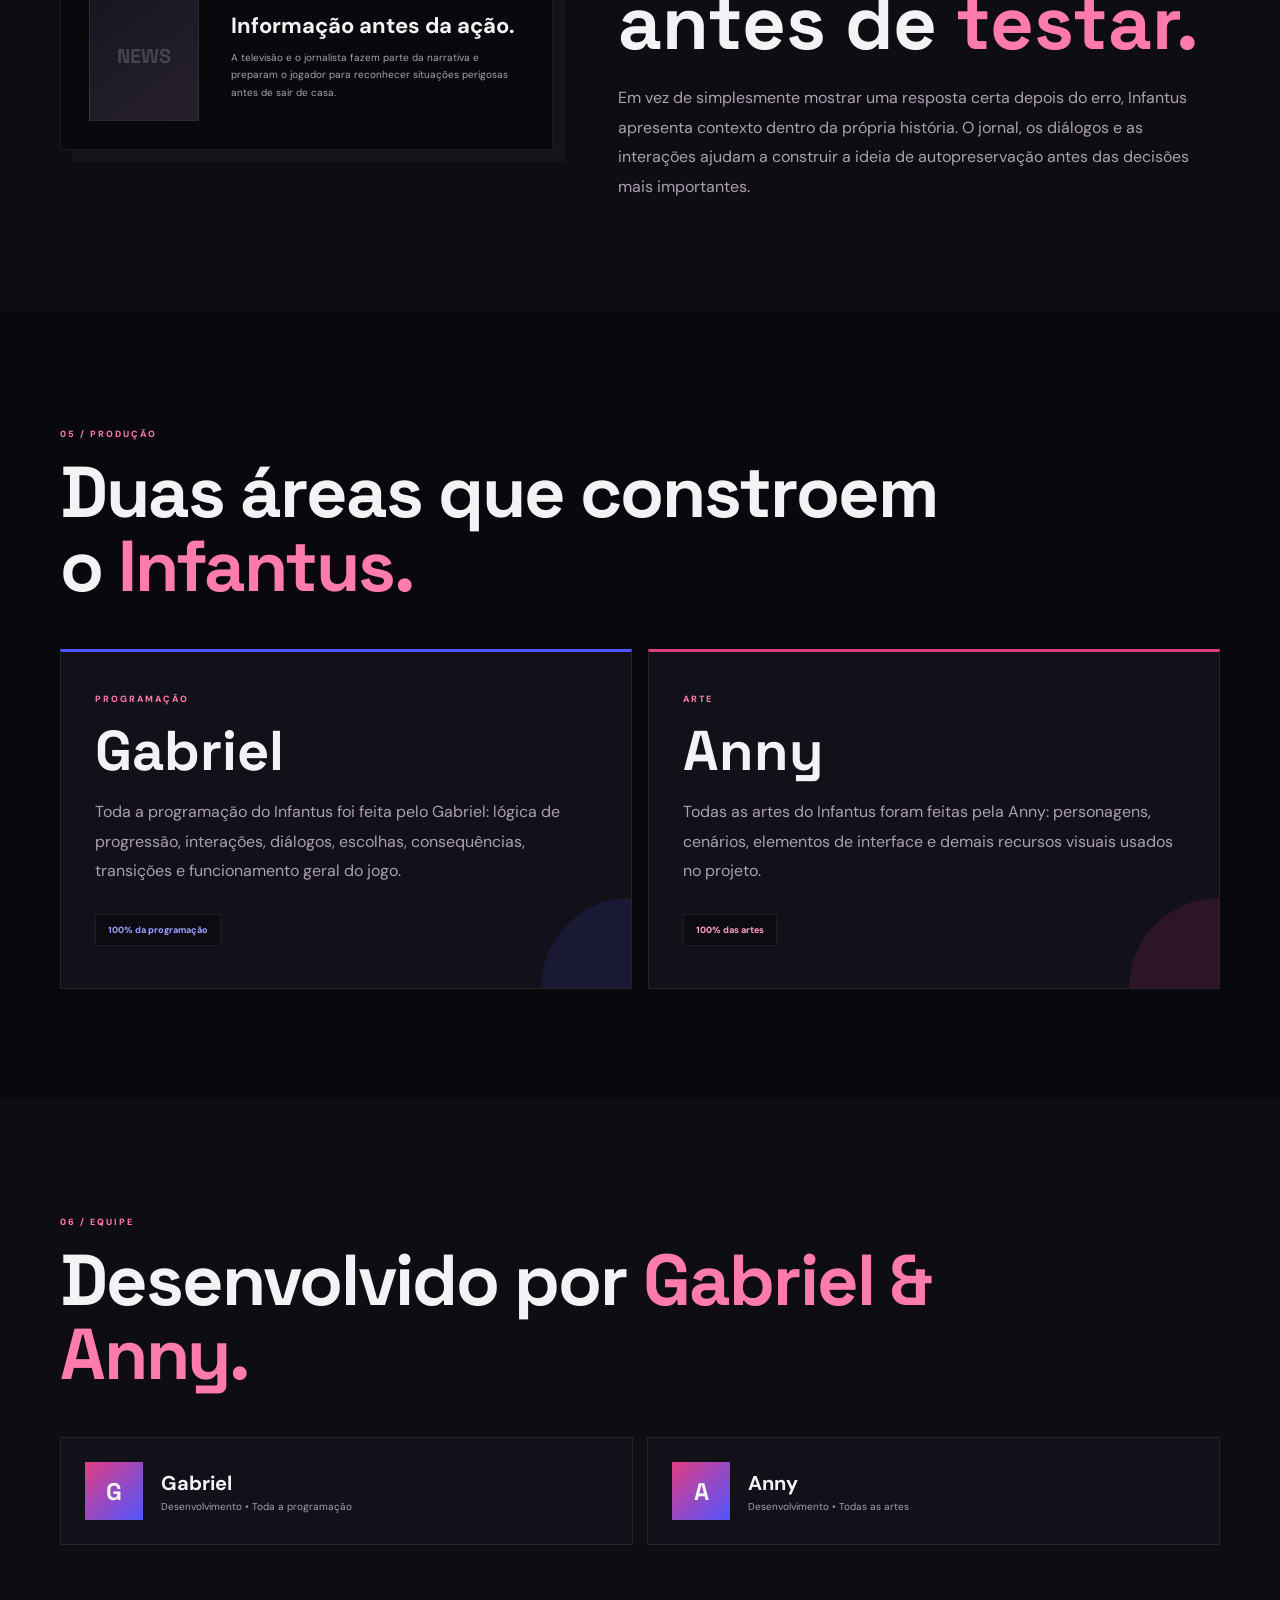
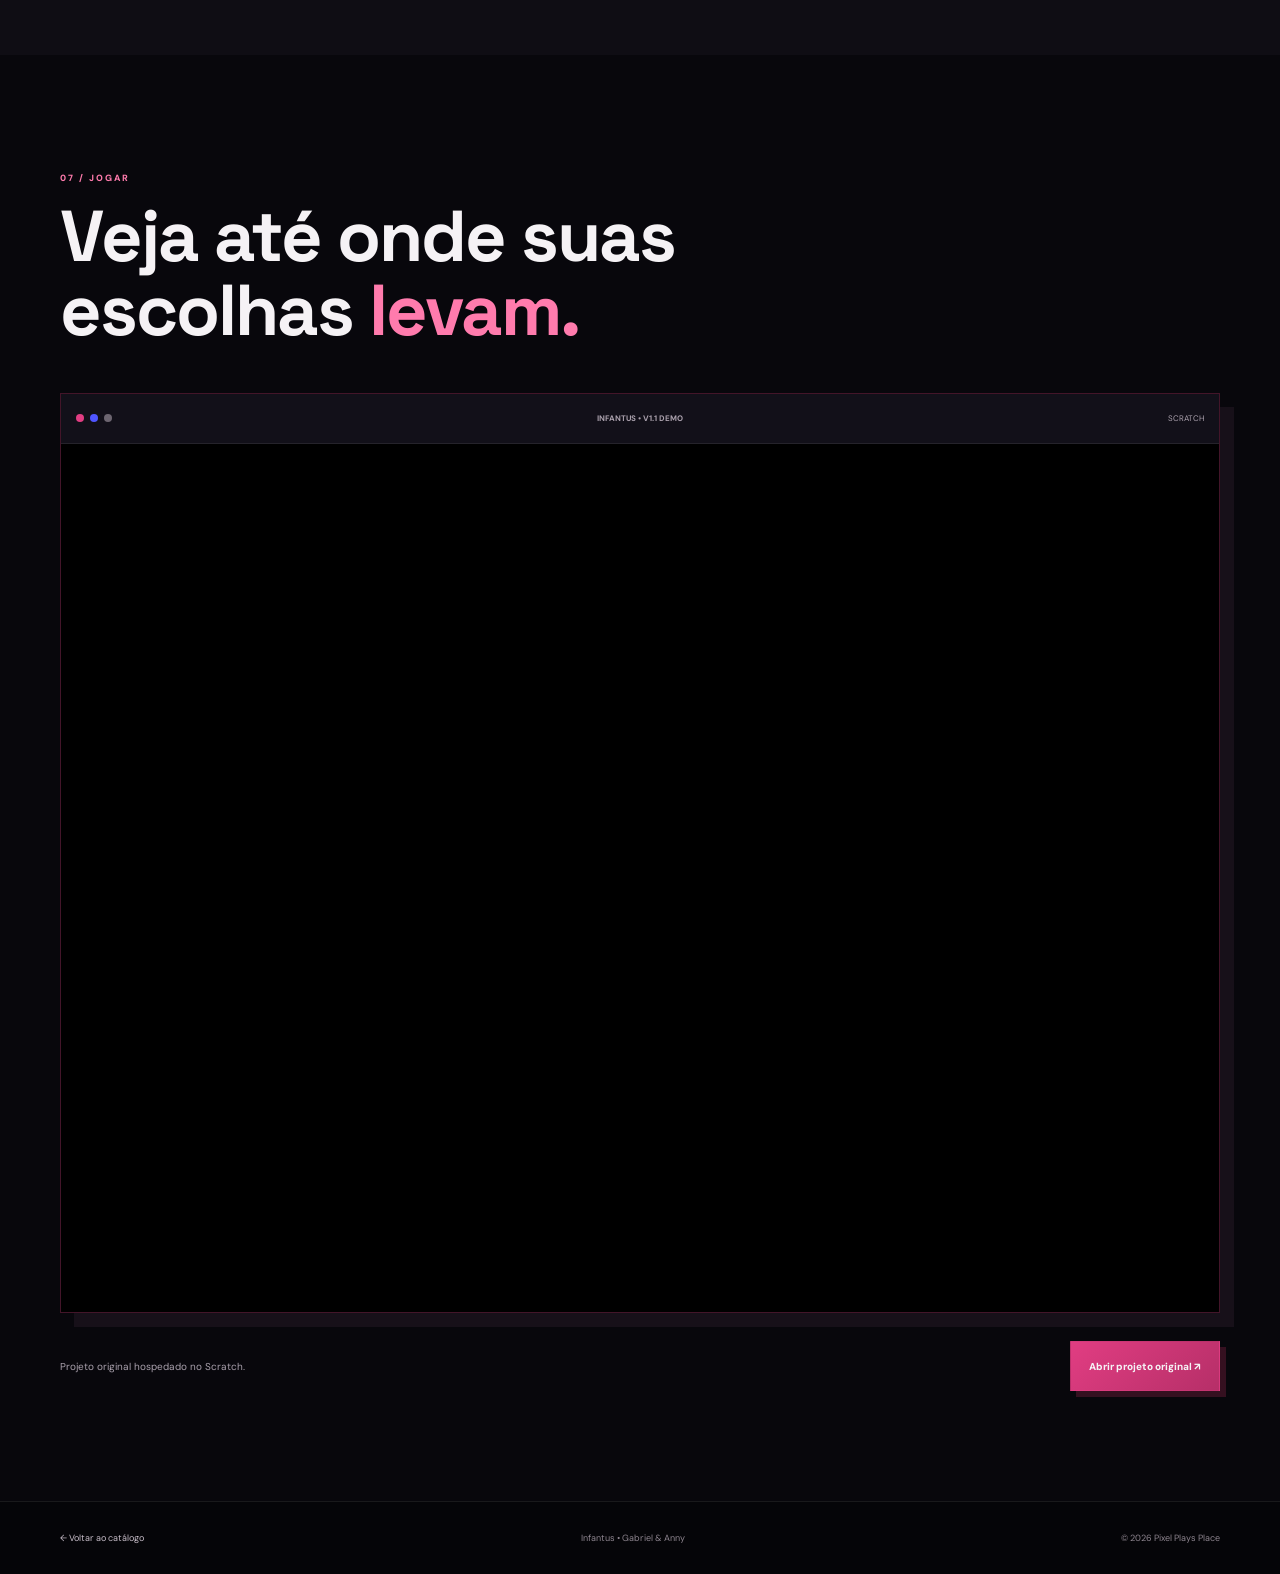
<file: jogos/infantus.html>
<!DOCTYPE html>
<html lang="pt-BR">
<head>
  <meta charset="UTF-8">
  <meta name="viewport" content="width=device-width, initial-scale=1.0">
  <meta name="description" content="Infantus — jogo educacional em Scratch sobre escolhas, segurança e autopreservação. Programação por Gabriel e todas as artes por Anny.">
  <title>Infantus | Pixel Plays Place</title>
  <link rel="preconnect" href="https://fonts.googleapis.com">
  <link rel="preconnect" href="https://fonts.gstatic.com" crossorigin>
  <link href="https://fonts.googleapis.com/css2?family=DM+Sans:wght@400;500;600;700;800&family=Space+Grotesk:wght@500;600;700&display=swap" rel="stylesheet">
  <link rel="stylesheet" href="infantus.css">
</head>
<body>
  <div class="progress" id="progress"></div>

  <header class="topbar">
    <div class="container topbar-inner">
      <a href="../index.html" class="brand">
        <span class="brand-mark">PP</span>
        <span>
          <strong>Pixel Plays Place</strong>
          <small>Game Showcase</small>
        </span>
      </a>

      <nav>
        <a href="#sobre">Sobre</a>
        <a href="#jornada">Jornada</a>
        <a href="#escolhas">Escolhas</a>
        <a href="#producao">Produção</a>
        <a href="#jogar">Jogar</a>
      </nav>

      <a class="top-action" href="https://scratch.mit.edu/projects/1204385721" target="_blank" rel="noopener noreferrer">
        Abrir Scratch ↗
      </a>
    </div>
  </header>

  <main>
    <section class="hero">
      <div class="hero-noise"></div>
      <div class="hero-orb orb-pink"></div>
      <div class="hero-orb orb-blue"></div>

      <div class="container hero-grid">
        <div class="hero-copy reveal">
          <span class="eyebrow">SCRATCH • V1.1 DEMO</span>
          <h1>INFANTUS</h1>
          <p class="hero-lead">
            Uma história interativa sobre decisões, segurança infantil e
            autopreservação — onde uma escolha simples pode mudar completamente
            o rumo do dia.
          </p>

          <div class="hero-actions">
            <a href="#jogar" class="button primary">▶ Jogar aqui</a>
            <a href="#sobre" class="button secondary">Conhecer o jogo</a>
          </div>

          <div class="hero-tags">
            <span>Narrativa</span>
            <span>Educacional</span>
            <span>Escolhas</span>
            <span>2D</span>
          </div>
        </div>

        <div class="hero-cover reveal">
          <img src="../assets/capas/infantus.png?v=5" alt="Capa do jogo Infantus">
          <div class="cover-label">V1.1 DEMO</div>
        </div>
      </div>
    </section>

    <section class="section intro" id="sobre">
      <div class="container">
        <div class="section-heading reveal">
          <span>01 / SOBRE</span>
          <h2>Você controla uma criança em um dia que exige <em>atenção.</em></h2>
        </div>

        <div class="intro-grid">
          <article class="feature-card reveal">
            <span class="feature-number">01</span>
            <h3>Uma criança protagonista</h3>
            <p>
              A história acompanha uma criança em seu primeiro dia de aula.
              O jogador conduz suas ações desde os primeiros momentos em casa
              até o caminho para a escola.
            </p>
          </article>

          <article class="feature-card reveal">
            <span class="feature-number">02</span>
            <h3>Situações de risco</h3>
            <p>
              Ao longo do caminho surgem pessoas e acontecimentos que exigem
              atenção, como abordagens de estranhos, ofertas e um carro suspeito.
            </p>
          </article>

          <article class="feature-card reveal">
            <span class="feature-number">03</span>
            <h3>Aprender escolhendo</h3>
            <p>
              Infantus transforma segurança em ação: o jogador precisa decidir
              como reagir e recebe consequências diferentes para escolhas
              corretas ou erradas.
            </p>
          </article>
        </div>
      </div>
    </section>

    <section class="section journey" id="jornada">
      <div class="container">
        <div class="section-heading reveal">
          <span>02 / JORNADA</span>
          <h2>Da rotina em casa até o <em>primeiro dia de aula.</em></h2>
        </div>

        <div class="journey-line">
          <article class="journey-step reveal">
            <b>01</b>
            <span>QUARTO</span>
            <h3>Acordar e começar</h3>
            <p>
              A rotina começa no quarto, com interações como acender a luz e levantar.
            </p>
          </article>

          <article class="journey-step reveal">
            <b>02</b>
            <span>CASA</span>
            <h3>Café e televisão</h3>
            <p>
              Antes de sair, a criança toma café e assiste ao jornal das 8.
            </p>
          </article>

          <article class="journey-step reveal">
            <b>03</b>
            <span>RUA & BECO</span>
            <h3>O mundo lá fora</h3>
            <p>
              No caminho aparecem novas situações, personagens e decisões.
            </p>
          </article>

          <article class="journey-step reveal">
            <b>04</b>
            <span>ESCOLA</span>
            <h3>Chegar em segurança</h3>
            <p>
              A progressão leva o jogador até a escola e seu interior.
            </p>
          </article>
        </div>
      </div>
    </section>

    <section class="section choices" id="escolhas">
      <div class="container choices-grid">
        <div class="choices-copy reveal">
          <span class="section-kicker">03 / DECISÕES</span>
          <h2>ACEITAR ou <em>REJEITAR?</em></h2>
          <p>
            O projeto usa escolhas diretas para colocar o jogador dentro da
            situação. Existem estados separados para acerto e erro, feedback
            visual e uma tela de fim de jogo quando uma decisão perigosa é tomada.
          </p>

          <div class="choice-example">
            <span class="choice-bubble">?</span>
            <p>
              Um estranho oferece algo de graça. Você aceita ou recusa?
            </p>
          </div>
        </div>

        <div class="decision-ui reveal">
          <div class="decision-top">
            <span>SITUAÇÃO</span>
            <b>ATENÇÃO</b>
          </div>

          <div class="decision-question">
            <strong>O que você faria?</strong>
            <small>Uma decisão simples pode mudar o resultado.</small>
          </div>

          <div class="decision-buttons">
            <button type="button" class="reject">REJEITAR</button>
            <button type="button" class="accept">ACEITAR</button>
          </div>

          <div class="decision-feedback">
            <i></i>
            <span>Escolhas seguras mantêm a jornada avançando.</span>
          </div>
        </div>
      </div>
    </section>

    <section class="section journalist">
      <div class="container journalist-grid">
        <div class="news-card reveal">
          <div class="news-top">
            <span>JORNAL DAS 8</span>
            <b>AO VIVO</b>
          </div>

          <div class="news-body">
            <div class="news-avatar"></div>
            <div>
              <h3>Informação antes da ação.</h3>
              <p>
                A televisão e o jornalista fazem parte da narrativa e preparam
                o jogador para reconhecer situações perigosas antes de sair de casa.
              </p>
            </div>
          </div>
        </div>

        <div class="journalist-copy reveal">
          <span class="section-kicker">04 / PREPARAÇÃO</span>
          <h2>O jogo ensina antes de <em>testar.</em></h2>
          <p>
            Em vez de simplesmente mostrar uma resposta certa depois do erro,
            Infantus apresenta contexto dentro da própria história. O jornal,
            os diálogos e as interações ajudam a construir a ideia de
            autopreservação antes das decisões mais importantes.
          </p>
        </div>
      </div>
    </section>

    <section class="section production" id="producao">
      <div class="container">
        <div class="section-heading reveal">
          <span>05 / PRODUÇÃO</span>
          <h2>Duas áreas que constroem o <em>Infantus.</em></h2>
        </div>

        <div class="production-grid">
          <article class="production-card code-card reveal">
            <span class="production-label">PROGRAMAÇÃO</span>
            <h3>Gabriel</h3>
            <p>
              Toda a programação do Infantus foi feita pelo Gabriel:
              lógica de progressão, interações, diálogos, escolhas,
              consequências, transições e funcionamento geral do jogo.
            </p>
            <div class="production-badge">100% da programação</div>
          </article>

          <article class="production-card art-card reveal">
            <span class="production-label">ARTE</span>
            <h3>Anny</h3>
            <p>
              Todas as artes do Infantus foram feitas pela Anny:
              personagens, cenários, elementos de interface e demais
              recursos visuais usados no projeto.
            </p>
            <div class="production-badge">100% das artes</div>
          </article>
        </div>
      </div>
    </section>

    <section class="section team">
      <div class="container">
        <div class="section-heading reveal">
          <span>06 / EQUIPE</span>
          <h2>Desenvolvido por <em>Gabriel & Anny.</em></h2>
        </div>

        <div class="team-grid">
          <article class="member reveal">
            <span class="member-initial">G</span>
            <div>
              <h3>Gabriel</h3>
              <p>Desenvolvimento • Toda a programação</p>
            </div>
          </article>

          <article class="member reveal">
            <span class="member-initial">A</span>
            <div>
              <h3>Anny</h3>
              <p>Desenvolvimento • Todas as artes</p>
            </div>
          </article>
        </div>
      </div>
    </section>

    <section class="section play" id="jogar">
      <div class="container">
        <div class="section-heading reveal">
          <span>07 / JOGAR</span>
          <h2>Veja até onde suas escolhas <em>levam.</em></h2>
        </div>

        <div class="scratch-window reveal">
          <div class="window-bar">
            <div class="dots"><i></i><i></i><i></i></div>
            <strong>INFANTUS • V1.1 DEMO</strong>
            <span>SCRATCH</span>
          </div>

          <div class="scratch-frame">
            <iframe
              src="https://scratch.mit.edu/projects/1204385721/embed"
              allowtransparency="true"
              frameborder="0"
              scrolling="no"
              allowfullscreen
              title="Infantus no Scratch"
            ></iframe>
          </div>
        </div>

        <div class="play-footer reveal">
          <p>Projeto original hospedado no Scratch.</p>
          <a class="button primary" href="https://scratch.mit.edu/projects/1204385721" target="_blank" rel="noopener noreferrer">
            Abrir projeto original ↗
          </a>
        </div>
      </div>
    </section>
  </main>

  <footer>
    <div class="container footer-inner">
      <a href="../index.html#jogos">← Voltar ao catálogo</a>
      <span>Infantus • Gabriel & Anny</span>
      <span>© <span id="currentYear"></span> Pixel Plays Place</span>
    </div>
  </footer>

  <script src="infantus.js"></script>
</body>
</html>
</file>
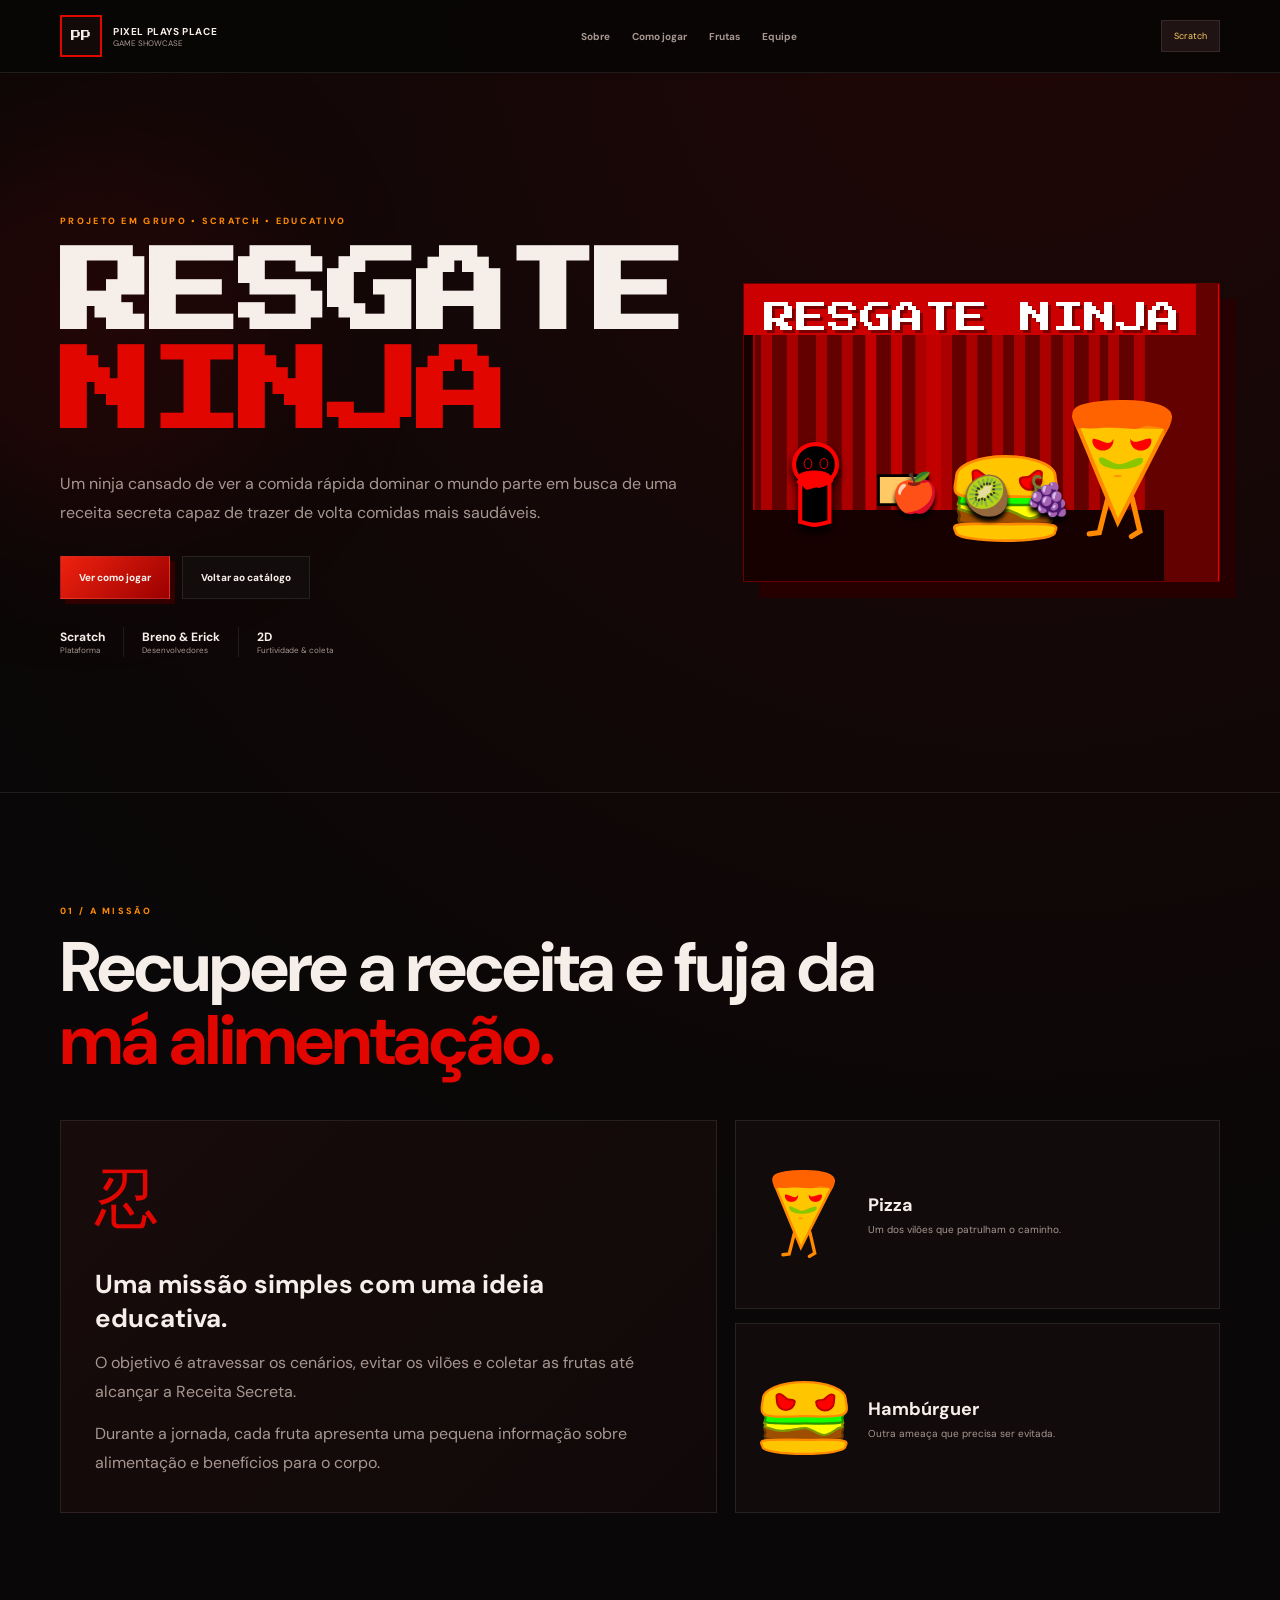
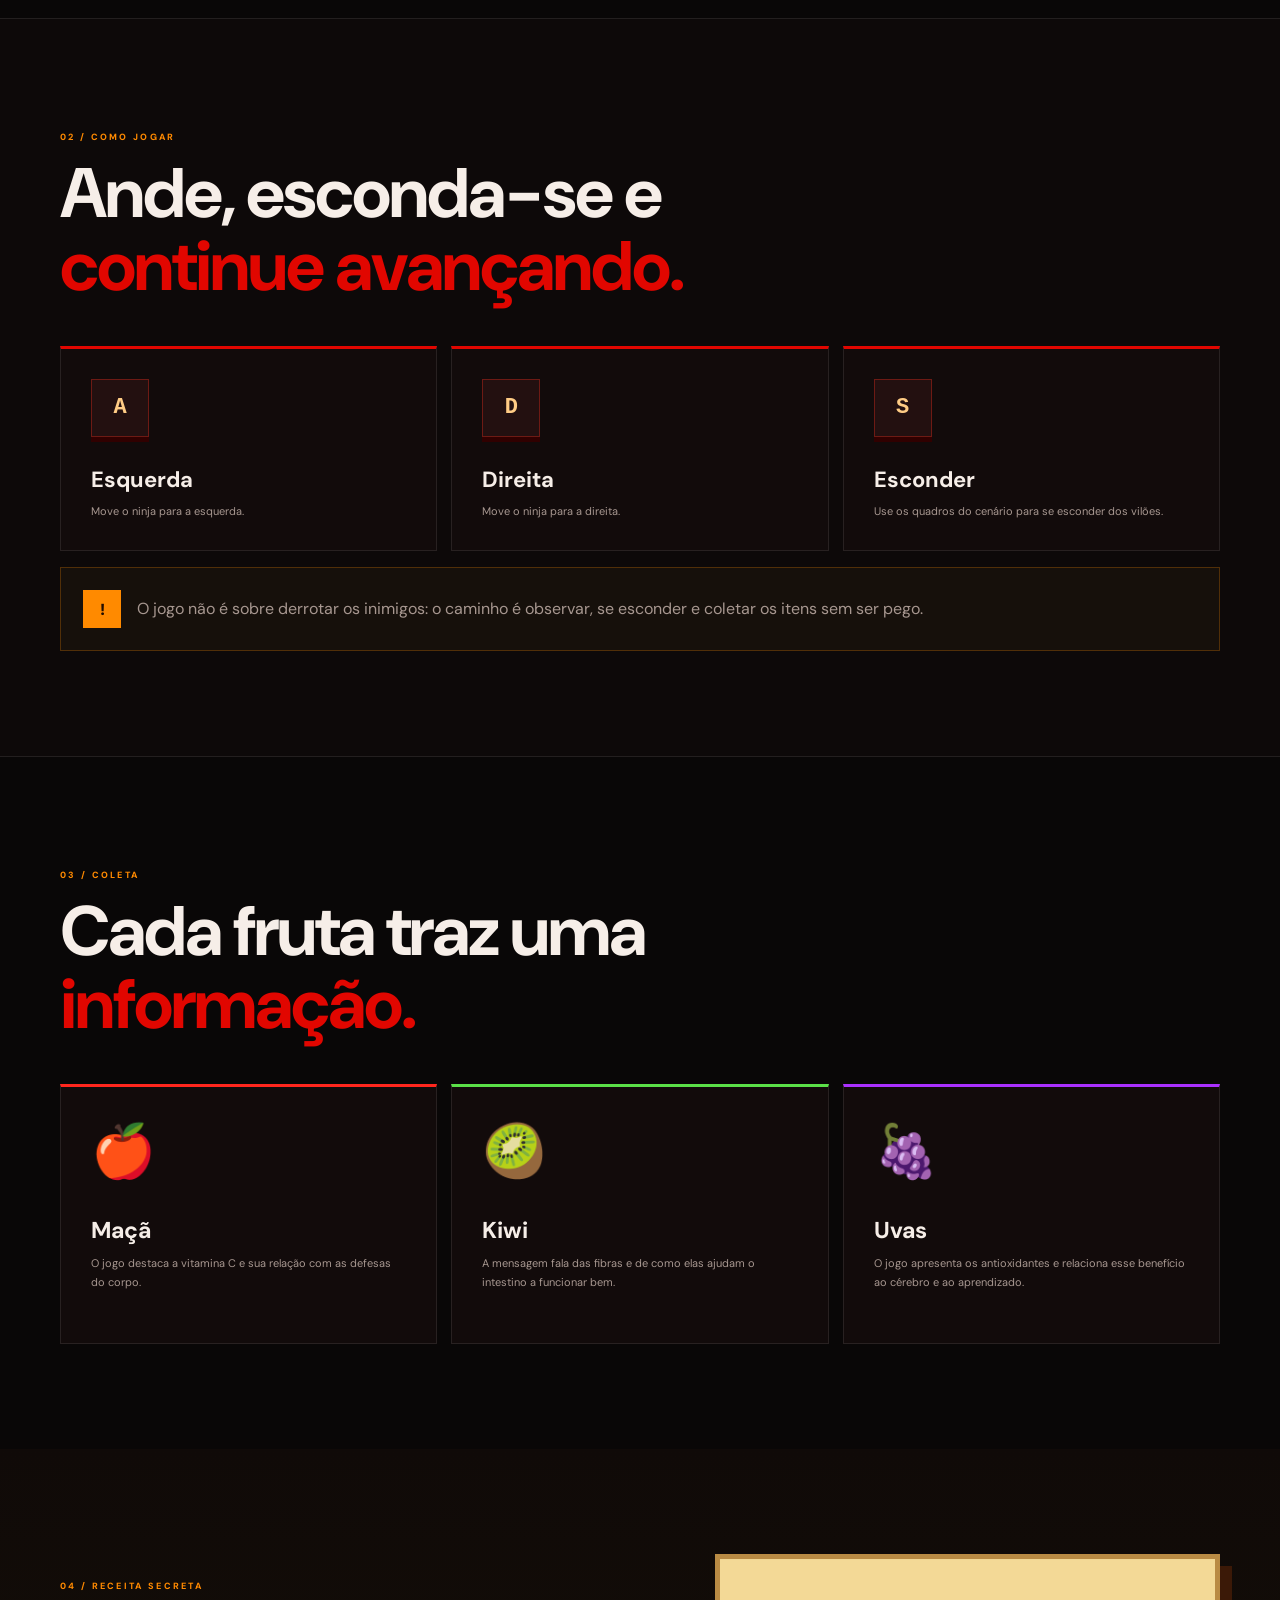
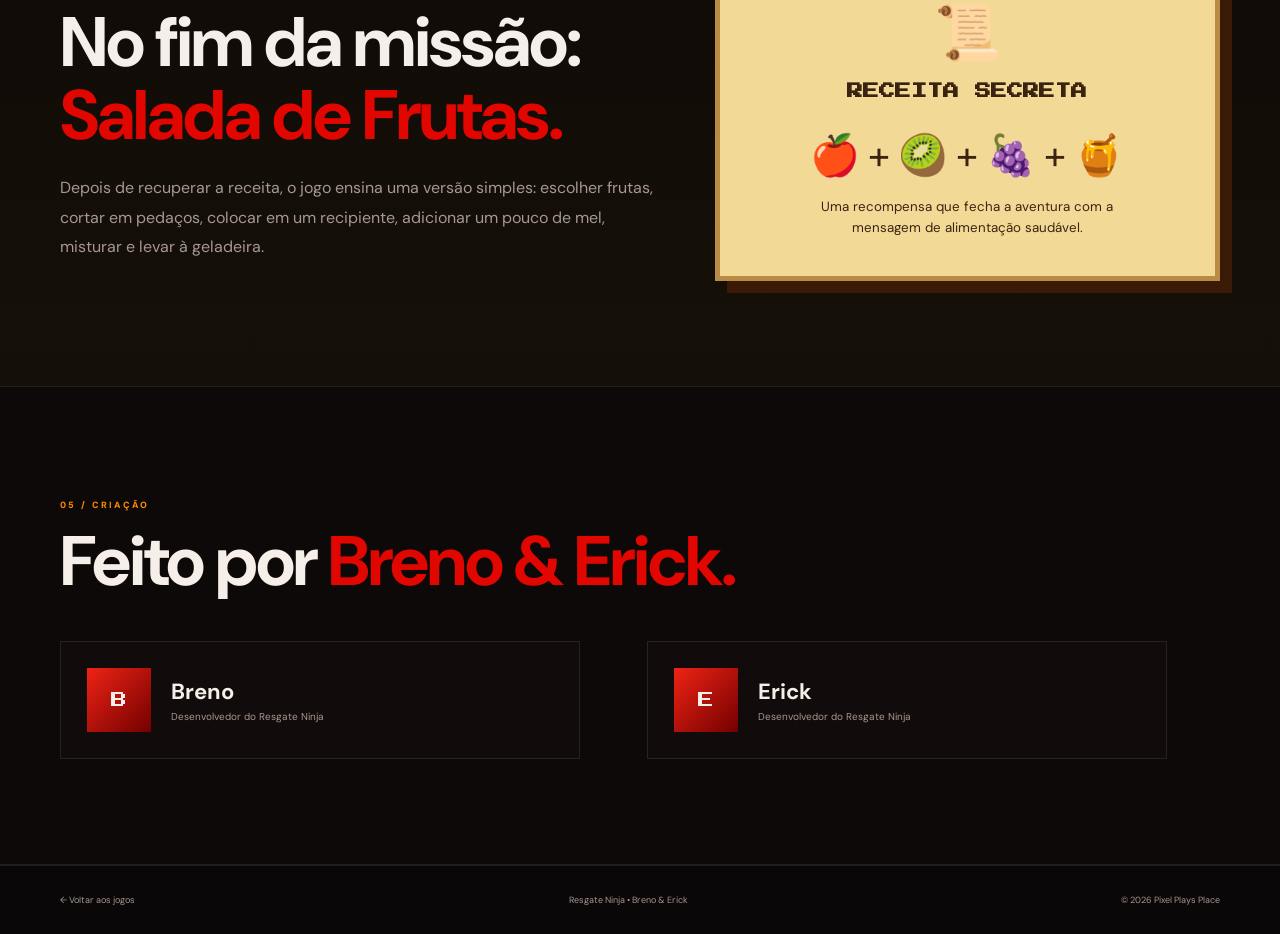
<file: jogos/resgate-ninja.html>
<!DOCTYPE html>
<html lang="pt-BR">
<head>
  <meta charset="UTF-8">
  <meta name="viewport" content="width=device-width,initial-scale=1">
  <meta name="description" content="Resgate Ninja — jogo educativo em Scratch criado por Breno.">
  <title>Resgate Ninja | Pixel Plays Place</title>
  <link rel="preconnect" href="https://fonts.googleapis.com">
  <link rel="preconnect" href="https://fonts.gstatic.com" crossorigin>
  <link href="https://fonts.googleapis.com/css2?family=DM+Sans:wght@400;500;600;700;800&family=Press+Start+2P&display=swap" rel="stylesheet">
  <link rel="stylesheet" href="resgate-ninja.css">
</head>
<body>
<div class="scroll-progress" id="scrollProgress"></div>

<header class="topbar">
  <div class="container nav-wrap">
    <a href="../index.html" class="brand">
      <span class="brand-box">PP</span>
      <span><strong>PIXEL PLAYS PLACE</strong><small>GAME SHOWCASE</small></span>
    </a>
    <nav>
      <a href="#sobre">Sobre</a>
      <a href="#como-jogar">Como jogar</a>
      <a href="#frutas">Frutas</a>
      <a href="#equipe">Equipe</a>
    </nav>
    <span class="scratch-pill">Scratch</span>
  </div>
</header>

<main>
  <section class="hero" id="inicio">
    <div class="container hero-grid">
      <div class="hero-copy reveal">
        <span class="eyebrow">PROJETO EM GRUPO • SCRATCH • EDUCATIVO</span>
        <h1>RESGATE<br><em>NINJA</em></h1>
        <p>
          Um ninja cansado de ver a comida rápida dominar o mundo parte em busca
          de uma receita secreta capaz de trazer de volta comidas mais saudáveis.
        </p>
        <div class="hero-actions">
          <a href="#como-jogar" class="button primary">Ver como jogar</a>
          <a href="../index.html#jogos" class="button ghost">Voltar ao catálogo</a>
        </div>
        <div class="hero-meta">
          <span><b>Scratch</b>Plataforma</span>
          <i></i>
          <span><b>Breno & Erick</b>Desenvolvedores</span>
          <i></i>
          <span><b>2D</b>Furtividade & coleta</span>
        </div>
      </div>

      <div class="game-scene reveal">
        <img class="scene-bg" src="../assets/resgate-ninja/fundo.svg" alt="">
        <div class="scene-title">RESGATE NINJA</div>
        <img class="ninja" src="../assets/resgate-ninja/ninja.svg" alt="Ninja do jogo">
        <img class="pizza" src="../assets/resgate-ninja/pizza.svg" alt="Inimigo em forma de pizza">
        <img class="burger" src="../assets/resgate-ninja/hamburguer.svg" alt="Inimigo em forma de hambúrguer">
        <div class="fruit fruit-a">🍎</div>
        <div class="fruit fruit-b">🥝</div>
        <div class="fruit fruit-c">🍇</div>
      </div>
    </div>
  </section>

  <section class="section" id="sobre">
    <div class="container">
      <header class="section-head reveal">
        <span>01 / A MISSÃO</span>
        <h2>Recupere a receita e fuja da <em>má alimentação.</em></h2>
      </header>

      <div class="story-grid">
        <article class="story-main reveal">
          <span class="story-number">忍</span>
          <h3>Uma missão simples com uma ideia educativa.</h3>
          <p>
            O objetivo é atravessar os cenários, evitar os vilões e coletar as
            frutas até alcançar a Receita Secreta.
          </p>
          <p>
            Durante a jornada, cada fruta apresenta uma pequena informação sobre
            alimentação e benefícios para o corpo.
          </p>
        </article>

        <div class="enemy-stack">
          <article class="enemy-card reveal">
            <img src="../assets/resgate-ninja/pizza.svg" alt="">
            <div><strong>Pizza</strong><span>Um dos vilões que patrulham o caminho.</span></div>
          </article>
          <article class="enemy-card reveal">
            <img src="../assets/resgate-ninja/hamburguer.svg" alt="">
            <div><strong>Hambúrguer</strong><span>Outra ameaça que precisa ser evitada.</span></div>
          </article>
        </div>
      </div>
    </div>
  </section>

  <section class="section dark" id="como-jogar">
    <div class="container">
      <header class="section-head reveal">
        <span>02 / COMO JOGAR</span>
        <h2>Ande, esconda-se e <em>continue avançando.</em></h2>
      </header>

      <div class="controls-grid">
        <article class="control-card reveal">
          <kbd>A</kbd>
          <h3>Esquerda</h3>
          <p>Move o ninja para a esquerda.</p>
        </article>
        <article class="control-card reveal">
          <kbd>D</kbd>
          <h3>Direita</h3>
          <p>Move o ninja para a direita.</p>
        </article>
        <article class="control-card reveal">
          <kbd>S</kbd>
          <h3>Esconder</h3>
          <p>Use os quadros do cenário para se esconder dos vilões.</p>
        </article>
      </div>

      <div class="stealth-note reveal">
        <span>!</span>
        <p>O jogo não é sobre derrotar os inimigos: o caminho é observar, se esconder e coletar os itens sem ser pego.</p>
      </div>
    </div>
  </section>

  <section class="section" id="frutas">
    <div class="container">
      <header class="section-head reveal">
        <span>03 / COLETA</span>
        <h2>Cada fruta traz uma <em>informação.</em></h2>
      </header>

      <div class="fruit-grid">
        <article class="fruit-card apple reveal">
          <span>🍎</span>
          <h3>Maçã</h3>
          <p>O jogo destaca a vitamina C e sua relação com as defesas do corpo.</p>
        </article>
        <article class="fruit-card kiwi reveal">
          <span>🥝</span>
          <h3>Kiwi</h3>
          <p>A mensagem fala das fibras e de como elas ajudam o intestino a funcionar bem.</p>
        </article>
        <article class="fruit-card grape reveal">
          <span>🍇</span>
          <h3>Uvas</h3>
          <p>O jogo apresenta os antioxidantes e relaciona esse benefício ao cérebro e ao aprendizado.</p>
        </article>
      </div>
    </div>
  </section>

  <section class="section recipe-section">
    <div class="container recipe-grid">
      <div class="recipe-copy reveal">
        <span class="eyebrow">04 / RECEITA SECRETA</span>
        <h2>No fim da missão: <em>Salada de Frutas.</em></h2>
        <p>
          Depois de recuperar a receita, o jogo ensina uma versão simples:
          escolher frutas, cortar em pedaços, colocar em um recipiente, adicionar
          um pouco de mel, misturar e levar à geladeira.
        </p>
      </div>
      <div class="recipe-card reveal">
        <span class="scroll">📜</span>
        <strong>RECEITA SECRETA</strong>
        <div>🍎 + 🥝 + 🍇 + 🍯</div>
        <small>Uma recompensa que fecha a aventura com a mensagem de alimentação saudável.</small>
      </div>
    </div>
  </section>

  <section class="section dark" id="equipe">
    <div class="container">
      <header class="section-head reveal">
        <span>05 / CRIAÇÃO</span>
        <h2>Feito por <em>Breno & Erick.</em></h2>
      </header>
      <div class="creator-grid">
        <article class="creator reveal">
          <span>B</span>
          <div>
            <h3>Breno</h3>
            <p>Desenvolvedor do Resgate Ninja</p>
          </div>
        </article>
        <article class="creator reveal">
          <span>E</span>
          <div>
            <h3>Erick</h3>
            <p>Desenvolvedor do Resgate Ninja</p>
          </div>
        </article>
      </div>
    </div>
  </section>
</main>

<footer>
  <div class="container footer-wrap">
    <a href="../index.html#jogos">← Voltar aos jogos</a>
    <span>Resgate Ninja • Breno & Erick</span>
    <span>© <span id="currentYear"></span> Pixel Plays Place</span>
  </div>
</footer>

<script src="resgate-ninja.js"></script>
</body>
</html>
</file>
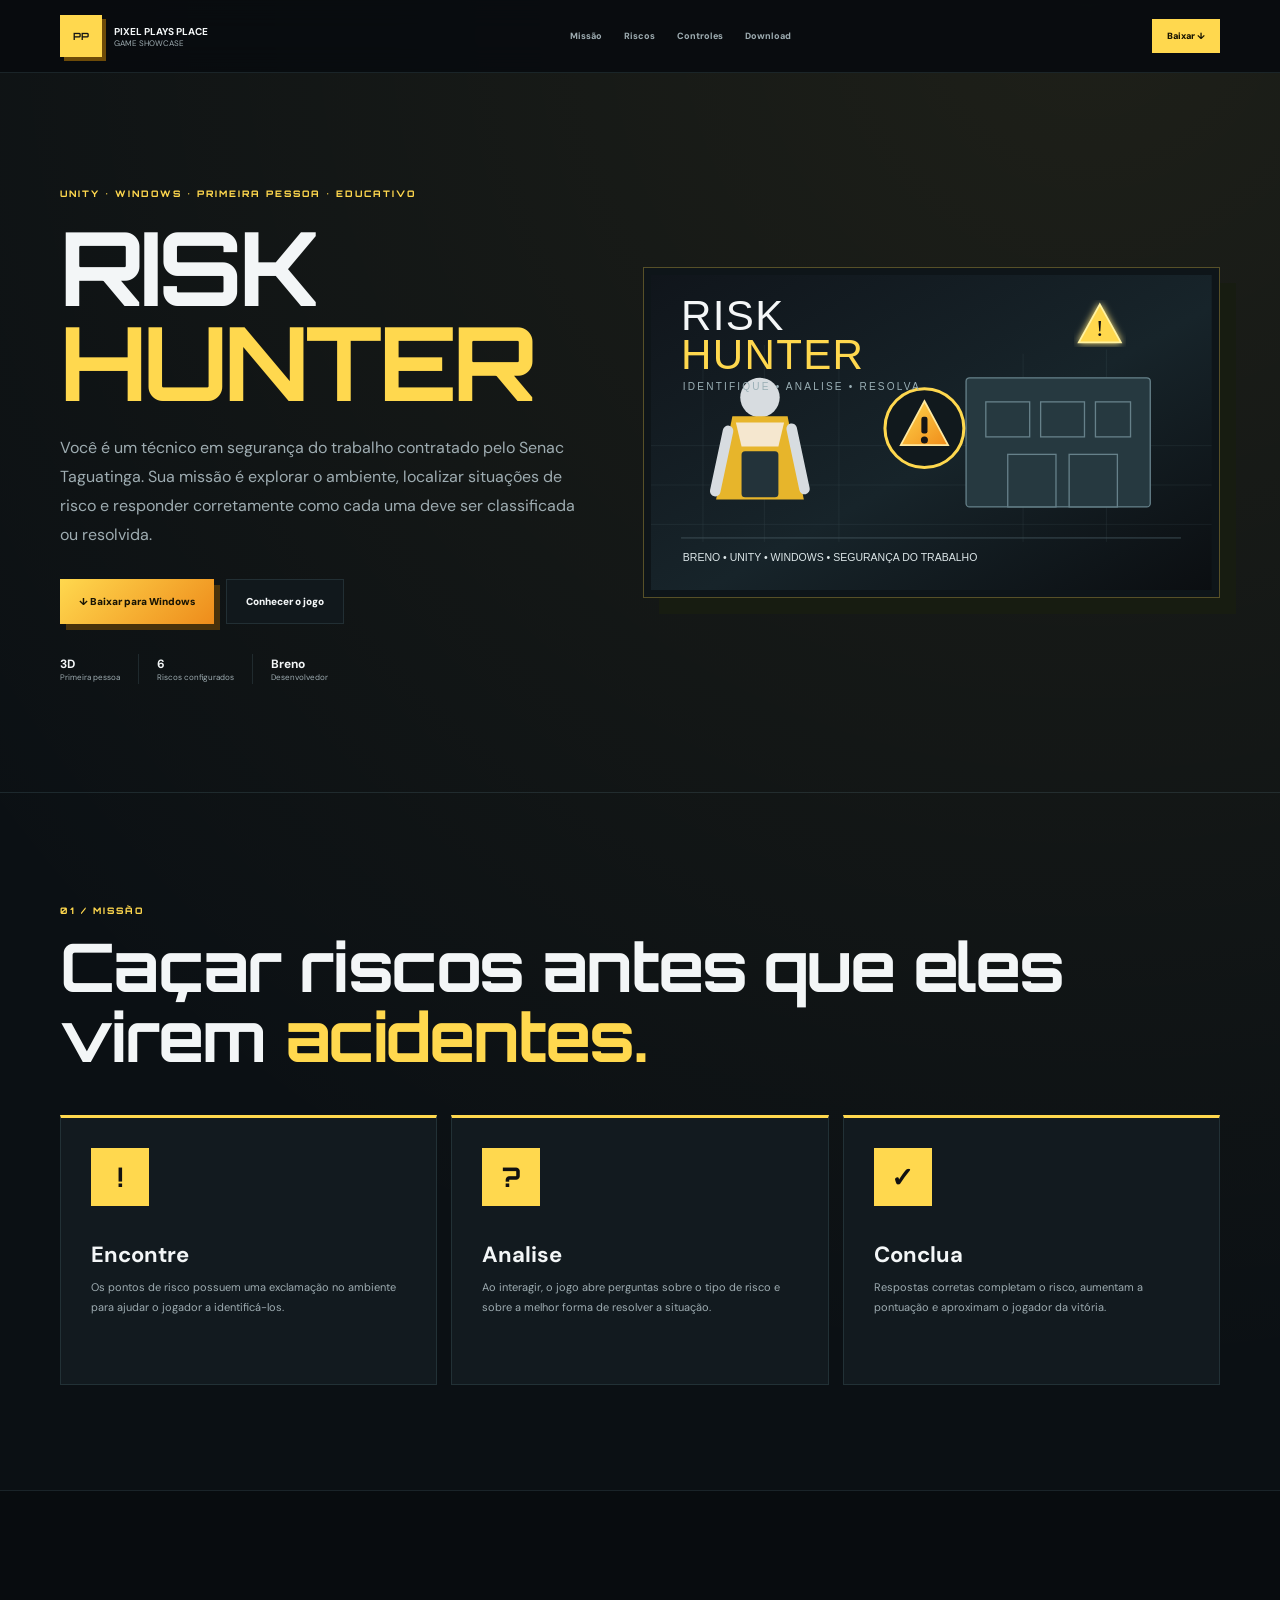
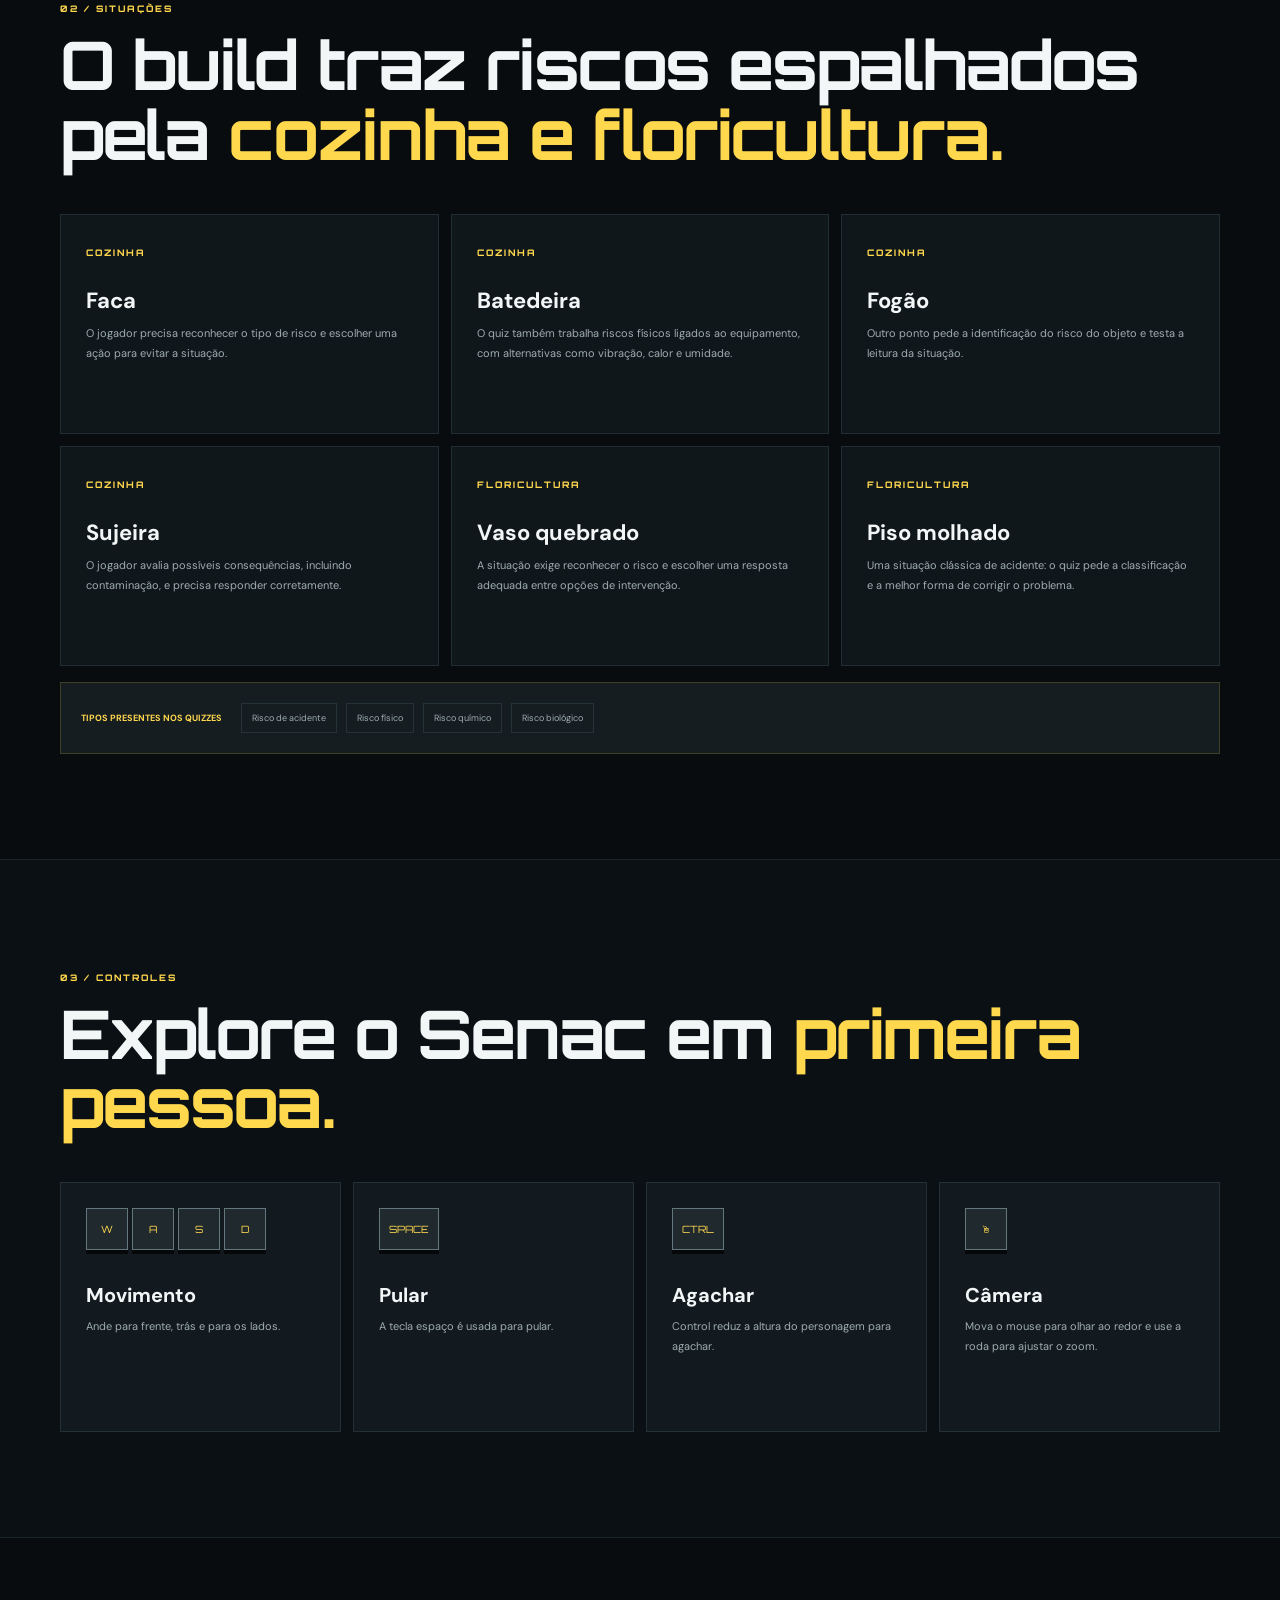
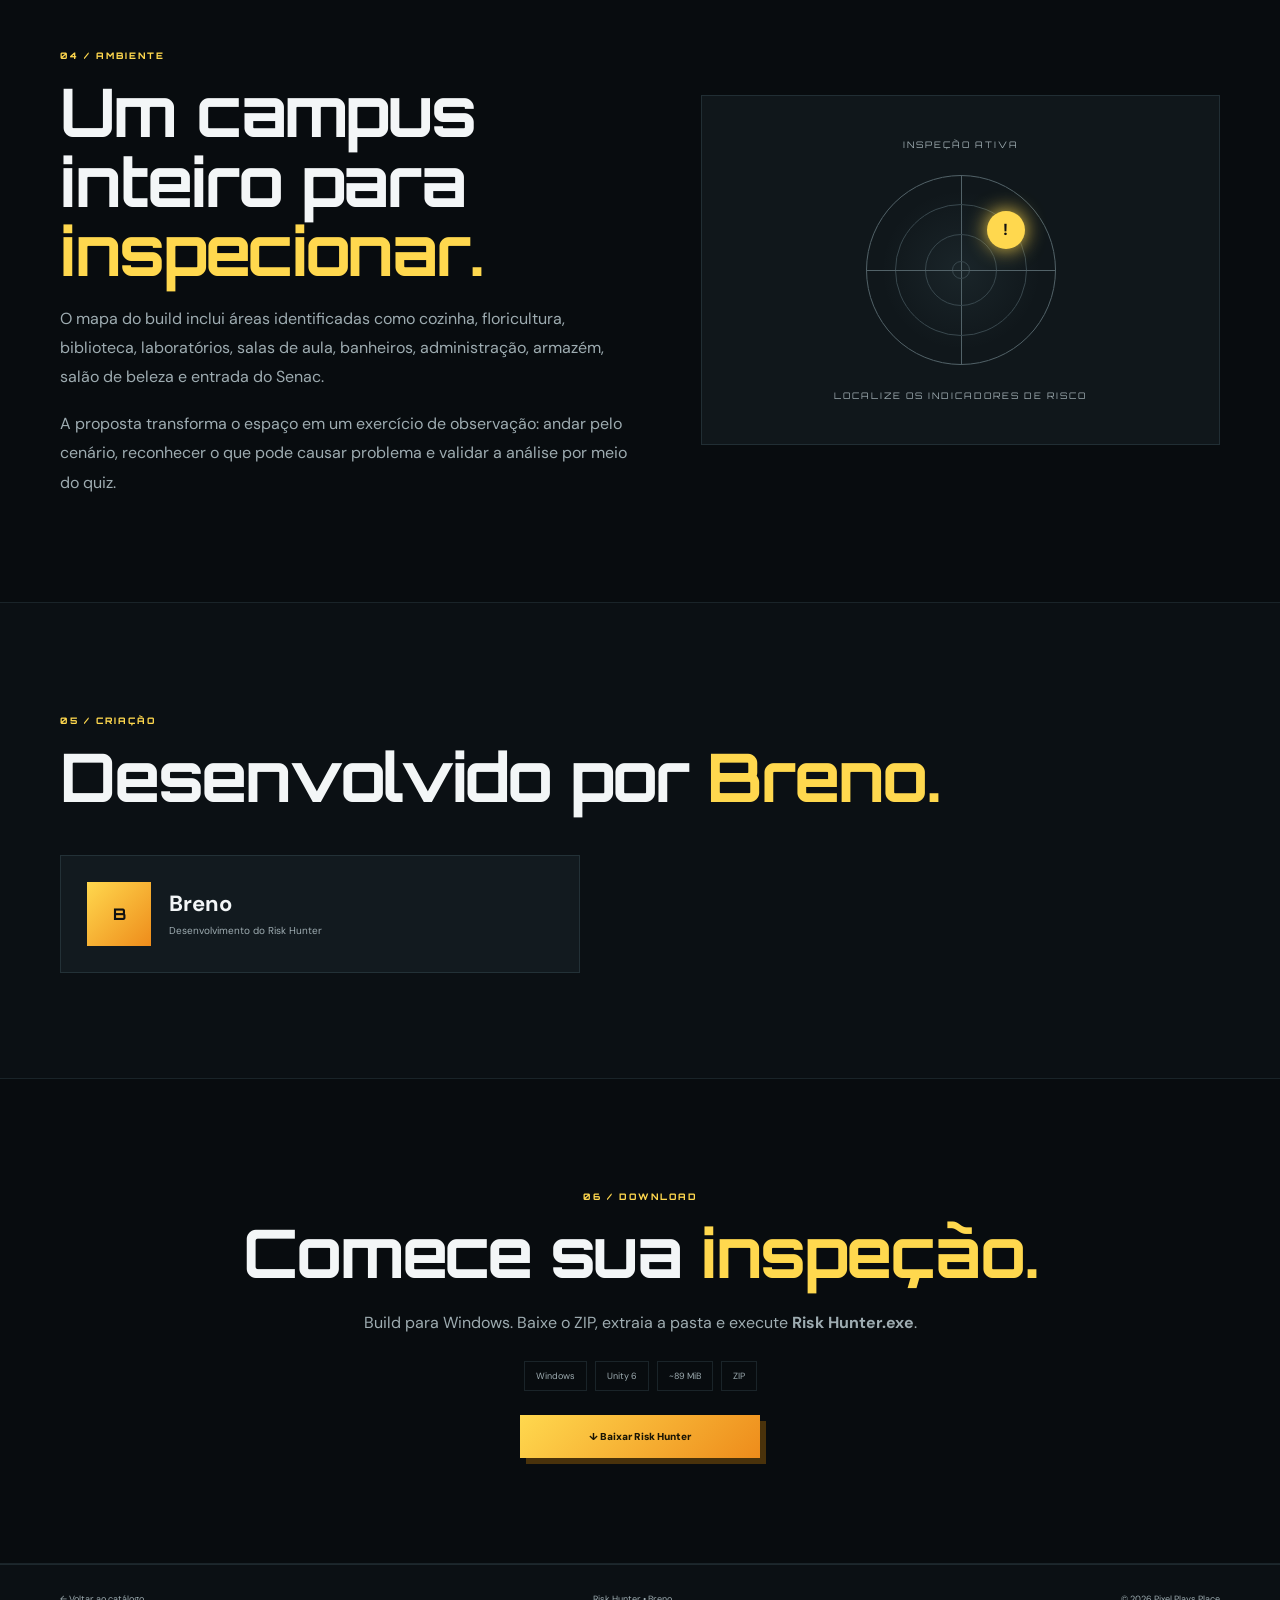
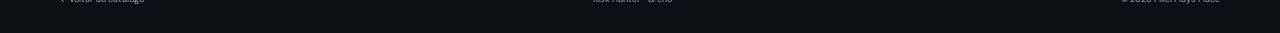
<file: jogos/risk-hunter.html>
<!DOCTYPE html>
<html lang="pt-BR">
<head>
<meta charset="UTF-8">
<meta name="viewport" content="width=device-width,initial-scale=1">
<meta name="description" content="Risk Hunter — jogo 3D de segurança do trabalho em Unity, desenvolvido por Breno.">
<title>Risk Hunter | Pixel Plays Place</title>
<link rel="preconnect" href="https://fonts.googleapis.com">
<link rel="preconnect" href="https://fonts.gstatic.com" crossorigin>
<link href="https://fonts.googleapis.com/css2?family=DM+Sans:wght@400;500;600;700;800&family=Orbitron:wght@600;700;800;900&display=swap" rel="stylesheet">
<link rel="stylesheet" href="risk-hunter.css">
</head>
<body>
<div class="progress" id="progress"></div>

<header class="topbar">
  <div class="container nav">
    <a class="brand" href="../index.html"><b>PP</b><span><strong>PIXEL PLAYS PLACE</strong><small>GAME SHOWCASE</small></span></a>
    <nav><a href="#missao">Missão</a><a href="#riscos">Riscos</a><a href="#controles">Controles</a><a href="#download">Download</a></nav>
    <a class="mini" href="#download">Baixar ↓</a>
  </div>
</header>

<main>
<section class="hero">
  <div class="container hero-grid">
    <div class="copy reveal">
      <span class="eyebrow">UNITY • WINDOWS • PRIMEIRA PESSOA • EDUCATIVO</span>
      <h1>RISK<br><em>HUNTER</em></h1>
      <p>Você é um técnico em segurança do trabalho contratado pelo Senac Taguatinga. Sua missão é explorar o ambiente, localizar situações de risco e responder corretamente como cada uma deve ser classificada ou resolvida.</p>
      <div class="actions"><a class="btn primary" href="#download">↓ Baixar para Windows</a><a class="btn ghost" href="#missao">Conhecer o jogo</a></div>
      <div class="facts"><span><b>3D</b>Primeira pessoa</span><i></i><span><b>6</b>Riscos configurados</span><i></i><span><b>Breno</b>Desenvolvedor</span></div>
    </div>
    <div class="cover reveal"><img src="../assets/capas/risk-hunter.svg" alt="Capa de Risk Hunter"></div>
  </div>
</section>

<section class="section" id="missao">
  <div class="container">
    <header class="head reveal"><span>01 / MISSÃO</span><h2>Caçar riscos antes que eles virem <em>acidentes.</em></h2></header>
    <div class="mission-grid">
      <article class="mission reveal"><b>!</b><h3>Encontre</h3><p>Os pontos de risco possuem uma exclamação no ambiente para ajudar o jogador a identificá-los.</p></article>
      <article class="mission reveal"><b>?</b><h3>Analise</h3><p>Ao interagir, o jogo abre perguntas sobre o tipo de risco e sobre a melhor forma de resolver a situação.</p></article>
      <article class="mission reveal"><b>✓</b><h3>Conclua</h3><p>Respostas corretas completam o risco, aumentam a pontuação e aproximam o jogador da vitória.</p></article>
    </div>
  </div>
</section>

<section class="section dark" id="riscos">
  <div class="container">
    <header class="head reveal"><span>02 / SITUAÇÕES</span><h2>O build traz riscos espalhados pela <em>cozinha e floricultura.</em></h2></header>
    <div class="risk-grid">
      <article class="risk reveal"><span>COZINHA</span><h3>Faca</h3><p>O jogador precisa reconhecer o tipo de risco e escolher uma ação para evitar a situação.</p></article>
      <article class="risk reveal"><span>COZINHA</span><h3>Batedeira</h3><p>O quiz também trabalha riscos físicos ligados ao equipamento, com alternativas como vibração, calor e umidade.</p></article>
      <article class="risk reveal"><span>COZINHA</span><h3>Fogão</h3><p>Outro ponto pede a identificação do risco do objeto e testa a leitura da situação.</p></article>
      <article class="risk reveal"><span>COZINHA</span><h3>Sujeira</h3><p>O jogador avalia possíveis consequências, incluindo contaminação, e precisa responder corretamente.</p></article>
      <article class="risk reveal"><span>FLORICULTURA</span><h3>Vaso quebrado</h3><p>A situação exige reconhecer o risco e escolher uma resposta adequada entre opções de intervenção.</p></article>
      <article class="risk reveal"><span>FLORICULTURA</span><h3>Piso molhado</h3><p>Uma situação clássica de acidente: o quiz pede a classificação e a melhor forma de corrigir o problema.</p></article>
    </div>
    <div class="types reveal"><strong>TIPOS PRESENTES NOS QUIZZES</strong><span>Risco de acidente</span><span>Risco físico</span><span>Risco químico</span><span>Risco biológico</span></div>
  </div>
</section>

<section class="section" id="controles">
  <div class="container">
    <header class="head reveal"><span>03 / CONTROLES</span><h2>Explore o Senac em <em>primeira pessoa.</em></h2></header>
    <div class="controls">
      <article class="control reveal"><kbd>W</kbd><kbd>A</kbd><kbd>S</kbd><kbd>D</kbd><h3>Movimento</h3><p>Ande para frente, trás e para os lados.</p></article>
      <article class="control reveal"><kbd>SPACE</kbd><h3>Pular</h3><p>A tecla espaço é usada para pular.</p></article>
      <article class="control reveal"><kbd>CTRL</kbd><h3>Agachar</h3><p>Control reduz a altura do personagem para agachar.</p></article>
      <article class="control reveal"><kbd>🖱</kbd><h3>Câmera</h3><p>Mova o mouse para olhar ao redor e use a roda para ajustar o zoom.</p></article>
    </div>
  </div>
</section>

<section class="section dark">
  <div class="container split">
    <div class="reveal"><span class="eyebrow">04 / AMBIENTE</span><h2>Um campus inteiro para <em>inspecionar.</em></h2><p>O mapa do build inclui áreas identificadas como cozinha, floricultura, biblioteca, laboratórios, salas de aula, banheiros, administração, armazém, salão de beleza e entrada do Senac.</p><p>A proposta transforma o espaço em um exercício de observação: andar pelo cenário, reconhecer o que pode causar problema e validar a análise por meio do quiz.</p></div>
    <div class="map-card reveal">
      <span>INSPEÇÃO ATIVA</span>
      <div class="radar"><i></i><i></i><i></i><b>!</b></div>
      <small>LOCALIZE OS INDICADORES DE RISCO</small>
    </div>
  </div>
</section>

<section class="section">
  <div class="container">
    <header class="head reveal"><span>05 / CRIAÇÃO</span><h2>Desenvolvido por <em>Breno.</em></h2></header>
    <article class="creator reveal"><b>B</b><div><h3>Breno</h3><p>Desenvolvimento do Risk Hunter</p></div></article>
  </div>
</section>

<section class="section dark" id="download">
  <div class="container download reveal">
    <span class="eyebrow">06 / DOWNLOAD</span>
    <h2>Comece sua <em>inspeção.</em></h2>
    <p>Build para Windows. Baixe o ZIP, extraia a pasta e execute <strong>Risk Hunter.exe</strong>.</p>
    <div class="meta"><span>Windows</span><span>Unity 6</span><span>~89 MiB</span><span>ZIP</span></div>
    <a class="btn primary big" href="https://drive.google.com/uc?export=download&id=1Uo8ISX-dGPT79CxuhUvyoJepsbdx8Wtm" target="_blank" rel="noopener noreferrer">↓ Baixar Risk Hunter</a>
  </div>
</section>
</main>

<footer><div class="container foot"><a href="../index.html#jogos">← Voltar ao catálogo</a><span>Risk Hunter • Breno</span><span>© <span id="year"></span> Pixel Plays Place</span></div></footer>
<script src="risk-hunter.js"></script>
</body>
</html>
</file>
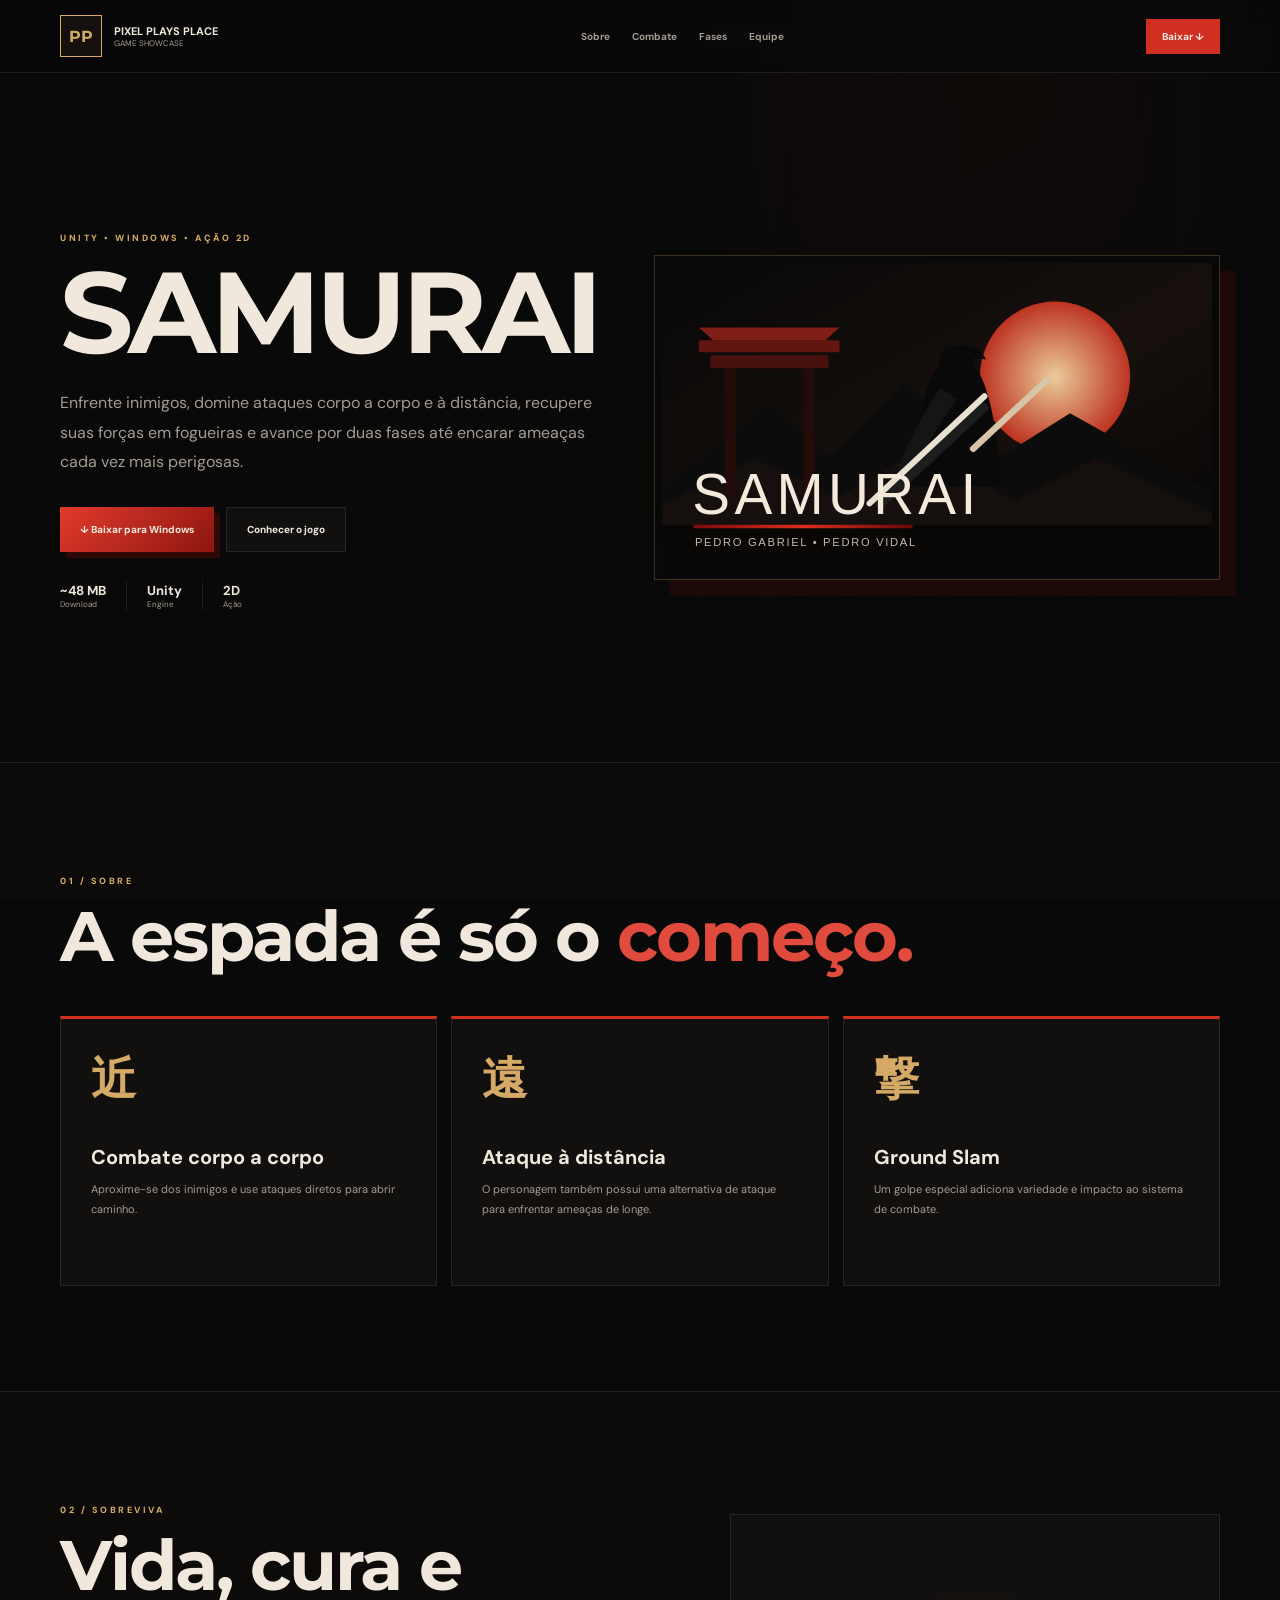
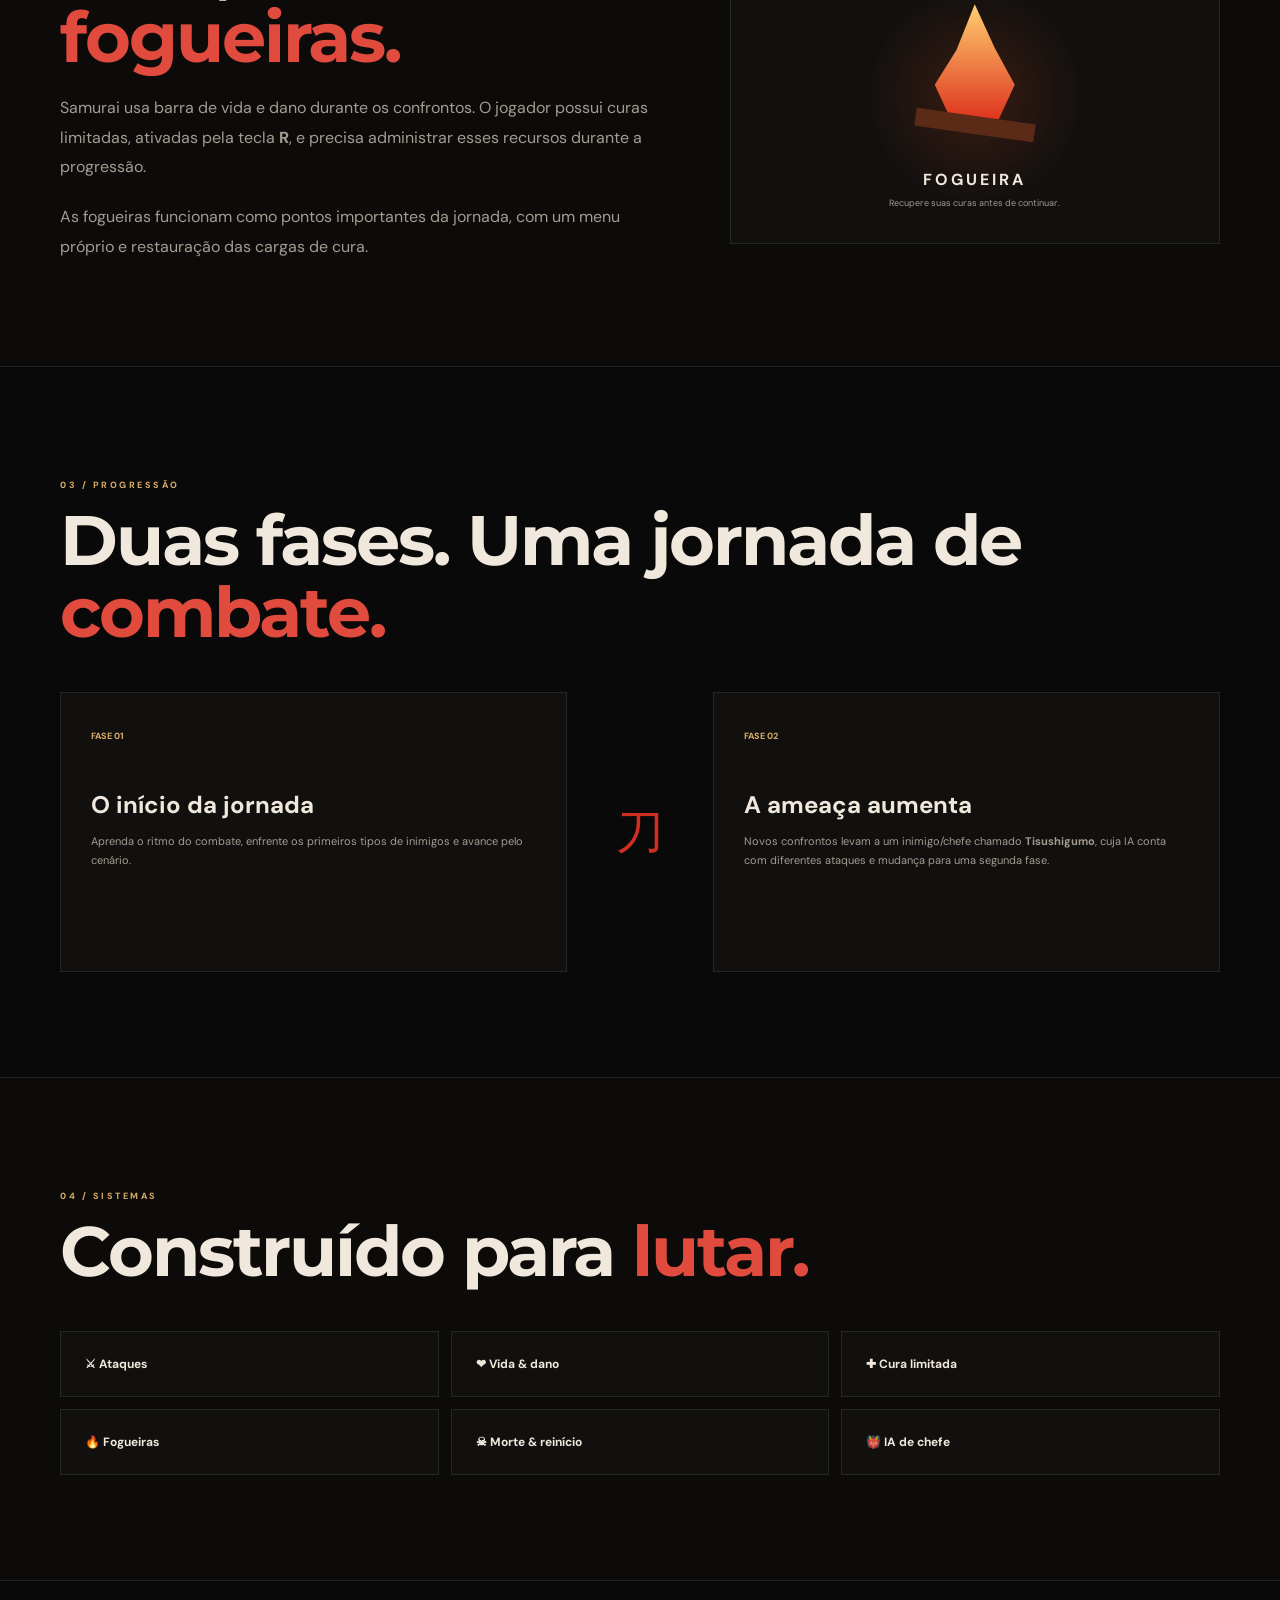
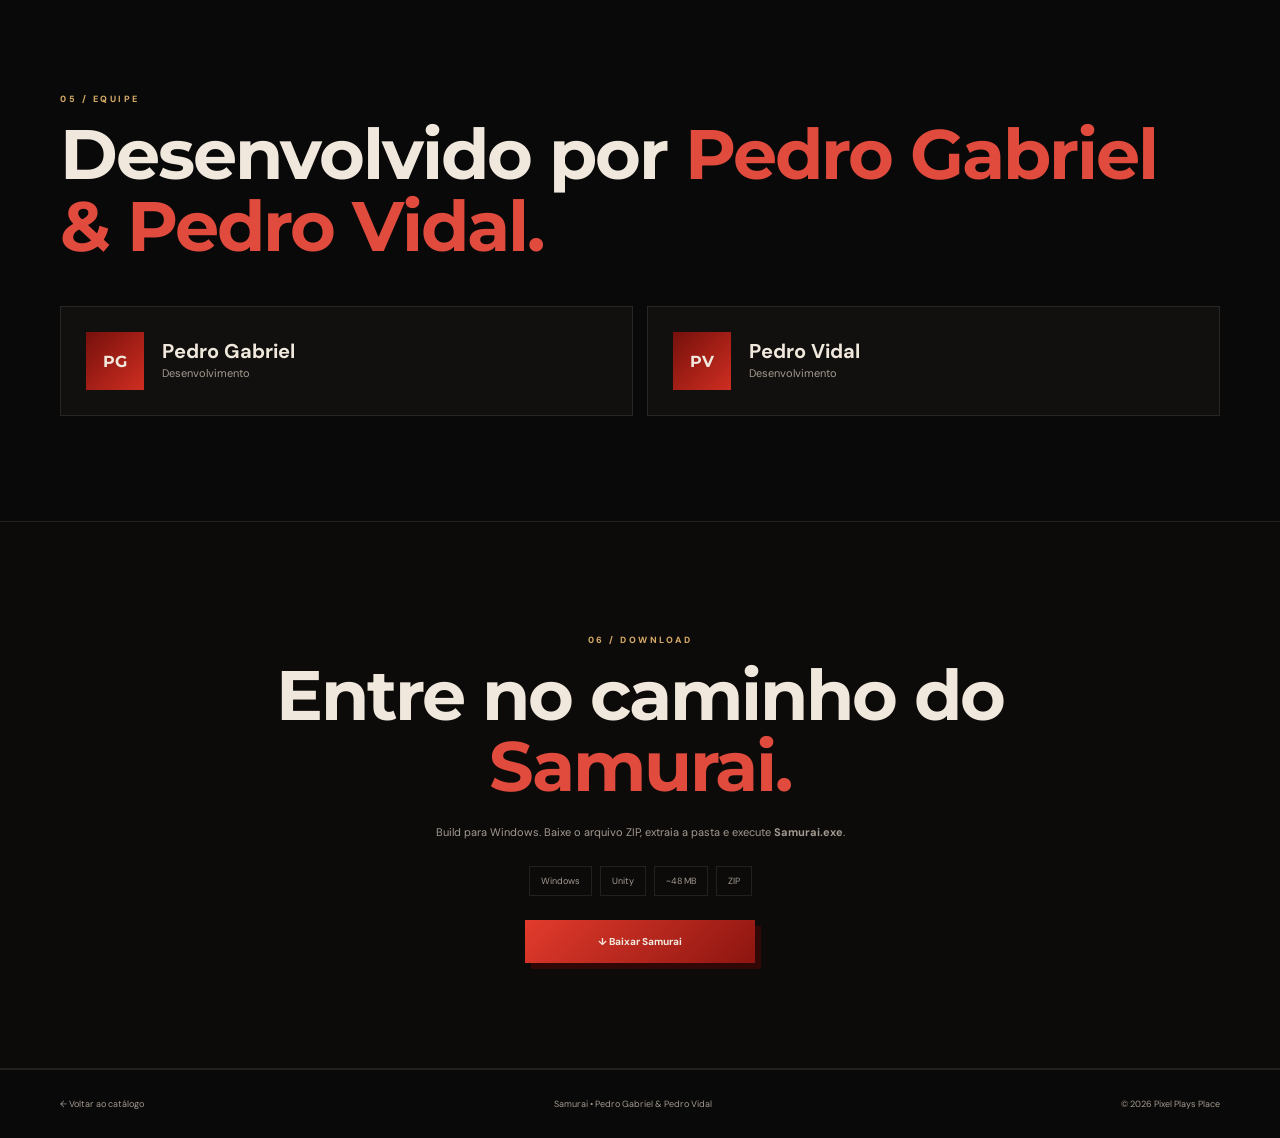
<file: jogos/samurai.html>
<!DOCTYPE html>
<html lang="pt-BR">
<head>
  <meta charset="UTF-8">
  <meta name="viewport" content="width=device-width,initial-scale=1">
  <meta name="description" content="Samurai — jogo 2D de ação desenvolvido por Pedro Gabriel e Pedro Vidal.">
  <title>Samurai | Pixel Plays Place</title>
  <link rel="preconnect" href="https://fonts.googleapis.com">
  <link rel="preconnect" href="https://fonts.gstatic.com" crossorigin>
  <link href="https://fonts.googleapis.com/css2?family=DM+Sans:wght@400;500;600;700;800&family=Montserrat:wght@600;700;800;900&display=swap" rel="stylesheet">
  <link rel="stylesheet" href="samurai.css">
</head>
<body>
<div class="progress" id="progress"></div>
<header class="topbar">
  <div class="container navwrap">
    <a class="brand" href="../index.html"><b>PP</b><span><strong>PIXEL PLAYS PLACE</strong><small>GAME SHOWCASE</small></span></a>
    <nav><a href="#sobre">Sobre</a><a href="#combate">Combate</a><a href="#fases">Fases</a><a href="#equipe">Equipe</a></nav>
    <a class="download-mini" href="#download">Baixar ↓</a>
  </div>
</header>

<main>
<section class="hero">
  <div class="sun"></div>
  <div class="container hero-grid">
    <div class="hero-copy reveal">
      <span class="eyebrow">UNITY • WINDOWS • AÇÃO 2D</span>
      <h1>SAMURAI</h1>
      <p>Enfrente inimigos, domine ataques corpo a corpo e à distância, recupere suas forças em fogueiras e avance por duas fases até encarar ameaças cada vez mais perigosas.</p>
      <div class="actions"><a class="btn primary" href="#download">↓ Baixar para Windows</a><a class="btn ghost" href="#sobre">Conhecer o jogo</a></div>
      <div class="facts"><div><b>~48 MB</b><span>Download</span></div><i></i><div><b>Unity</b><span>Engine</span></div><i></i><div><b>2D</b><span>Ação</span></div></div>
    </div>
    <div class="hero-art reveal">
      <img src="../assets/capas/samurai.svg" alt="Capa do jogo Samurai">
    </div>
  </div>
</section>

<section class="section" id="sobre">
  <div class="container">
    <header class="section-head reveal"><span>01 / SOBRE</span><h2>A espada é só o <em>começo.</em></h2></header>
    <div class="cards three">
      <article class="card reveal"><b>近</b><h3>Combate corpo a corpo</h3><p>Aproxime-se dos inimigos e use ataques diretos para abrir caminho.</p></article>
      <article class="card reveal"><b>遠</b><h3>Ataque à distância</h3><p>O personagem também possui uma alternativa de ataque para enfrentar ameaças de longe.</p></article>
      <article class="card reveal"><b>撃</b><h3>Ground Slam</h3><p>Um golpe especial adiciona variedade e impacto ao sistema de combate.</p></article>
    </div>
  </div>
</section>

<section class="section dark" id="combate">
  <div class="container split">
    <div class="reveal"><span class="eyebrow">02 / SOBREVIVA</span><h2>Vida, cura e <em>fogueiras.</em></h2><p>Samurai usa barra de vida e dano durante os confrontos. O jogador possui curas limitadas, ativadas pela tecla <strong>R</strong>, e precisa administrar esses recursos durante a progressão.</p><p>As fogueiras funcionam como pontos importantes da jornada, com um menu próprio e restauração das cargas de cura.</p></div>
    <div class="bonfire reveal"><div class="flame"></div><div class="wood"></div><strong>FOGUEIRA</strong><span>Recupere suas curas antes de continuar.</span></div>
  </div>
</section>

<section class="section" id="fases">
  <div class="container">
    <header class="section-head reveal"><span>03 / PROGRESSÃO</span><h2>Duas fases. Uma jornada de <em>combate.</em></h2></header>
    <div class="timeline">
      <article class="stage reveal"><span>FASE 01</span><h3>O início da jornada</h3><p>Aprenda o ritmo do combate, enfrente os primeiros tipos de inimigos e avance pelo cenário.</p></article>
      <div class="blade reveal">刀</div>
      <article class="stage reveal"><span>FASE 02</span><h3>A ameaça aumenta</h3><p>Novos confrontos levam a um inimigo/chefe chamado <strong>Tisushigumo</strong>, cuja IA conta com diferentes ataques e mudança para uma segunda fase.</p></article>
    </div>
  </div>
</section>

<section class="section dark">
  <div class="container">
    <header class="section-head reveal"><span>04 / SISTEMAS</span><h2>Construído para <em>lutar.</em></h2></header>
    <div class="systems">
      <span class="reveal">⚔ Ataques</span><span class="reveal">❤ Vida & dano</span><span class="reveal">✚ Cura limitada</span><span class="reveal">🔥 Fogueiras</span><span class="reveal">☠ Morte & reinício</span><span class="reveal">👹 IA de chefe</span>
    </div>
  </div>
</section>

<section class="section" id="equipe">
  <div class="container">
    <header class="section-head reveal"><span>05 / EQUIPE</span><h2>Desenvolvido por <em>Pedro Gabriel & Pedro Vidal.</em></h2></header>
    <div class="team">
      <article class="person reveal"><b>PG</b><div><h3>Pedro Gabriel</h3><p>Desenvolvimento</p></div></article>
      <article class="person reveal"><b>PV</b><div><h3>Pedro Vidal</h3><p>Desenvolvimento</p></div></article>
    </div>
  </div>
</section>

<section class="download section dark" id="download">
  <div class="container downloadbox reveal">
    <span class="eyebrow">06 / DOWNLOAD</span>
    <h2>Entre no caminho do <em>Samurai.</em></h2>
    <p>Build para Windows. Baixe o arquivo ZIP, extraia a pasta e execute <strong>Samurai.exe</strong>.</p>
    <div class="download-meta"><span>Windows</span><span>Unity</span><span>~48 MB</span><span>ZIP</span></div>
    <a class="btn primary big" href="https://drive.google.com/uc?export=download&id=1hLAW4RVn3sHVYj-ZDlaS-ZUq9aLFWWMo" target="_blank" rel="noopener noreferrer">↓ Baixar Samurai</a>
  </div>
</section>
</main>

<footer><div class="container foot"><a href="../index.html#jogos">← Voltar ao catálogo</a><span>Samurai • Pedro Gabriel & Pedro Vidal</span><span>© <span id="year"></span> Pixel Plays Place</span></div></footer>
<script src="samurai.js"></script>
</body>
</html>
</file>
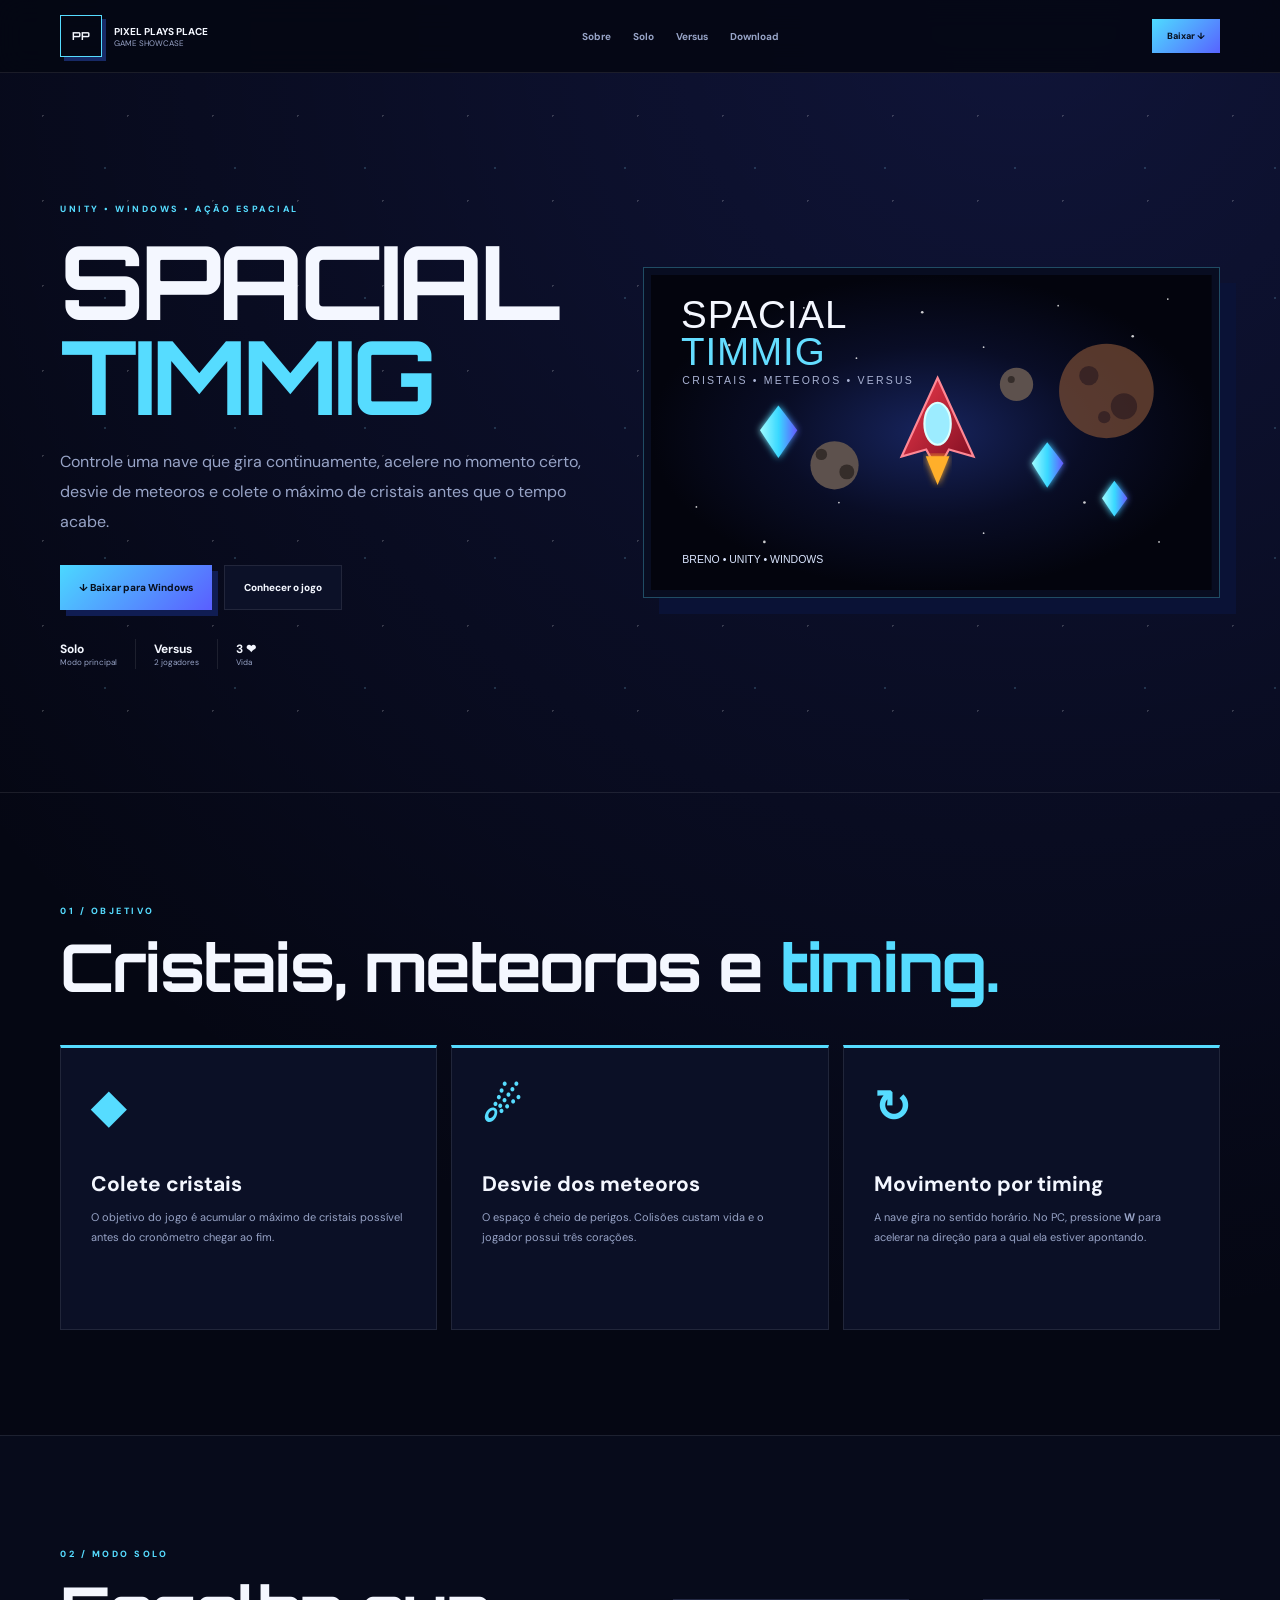
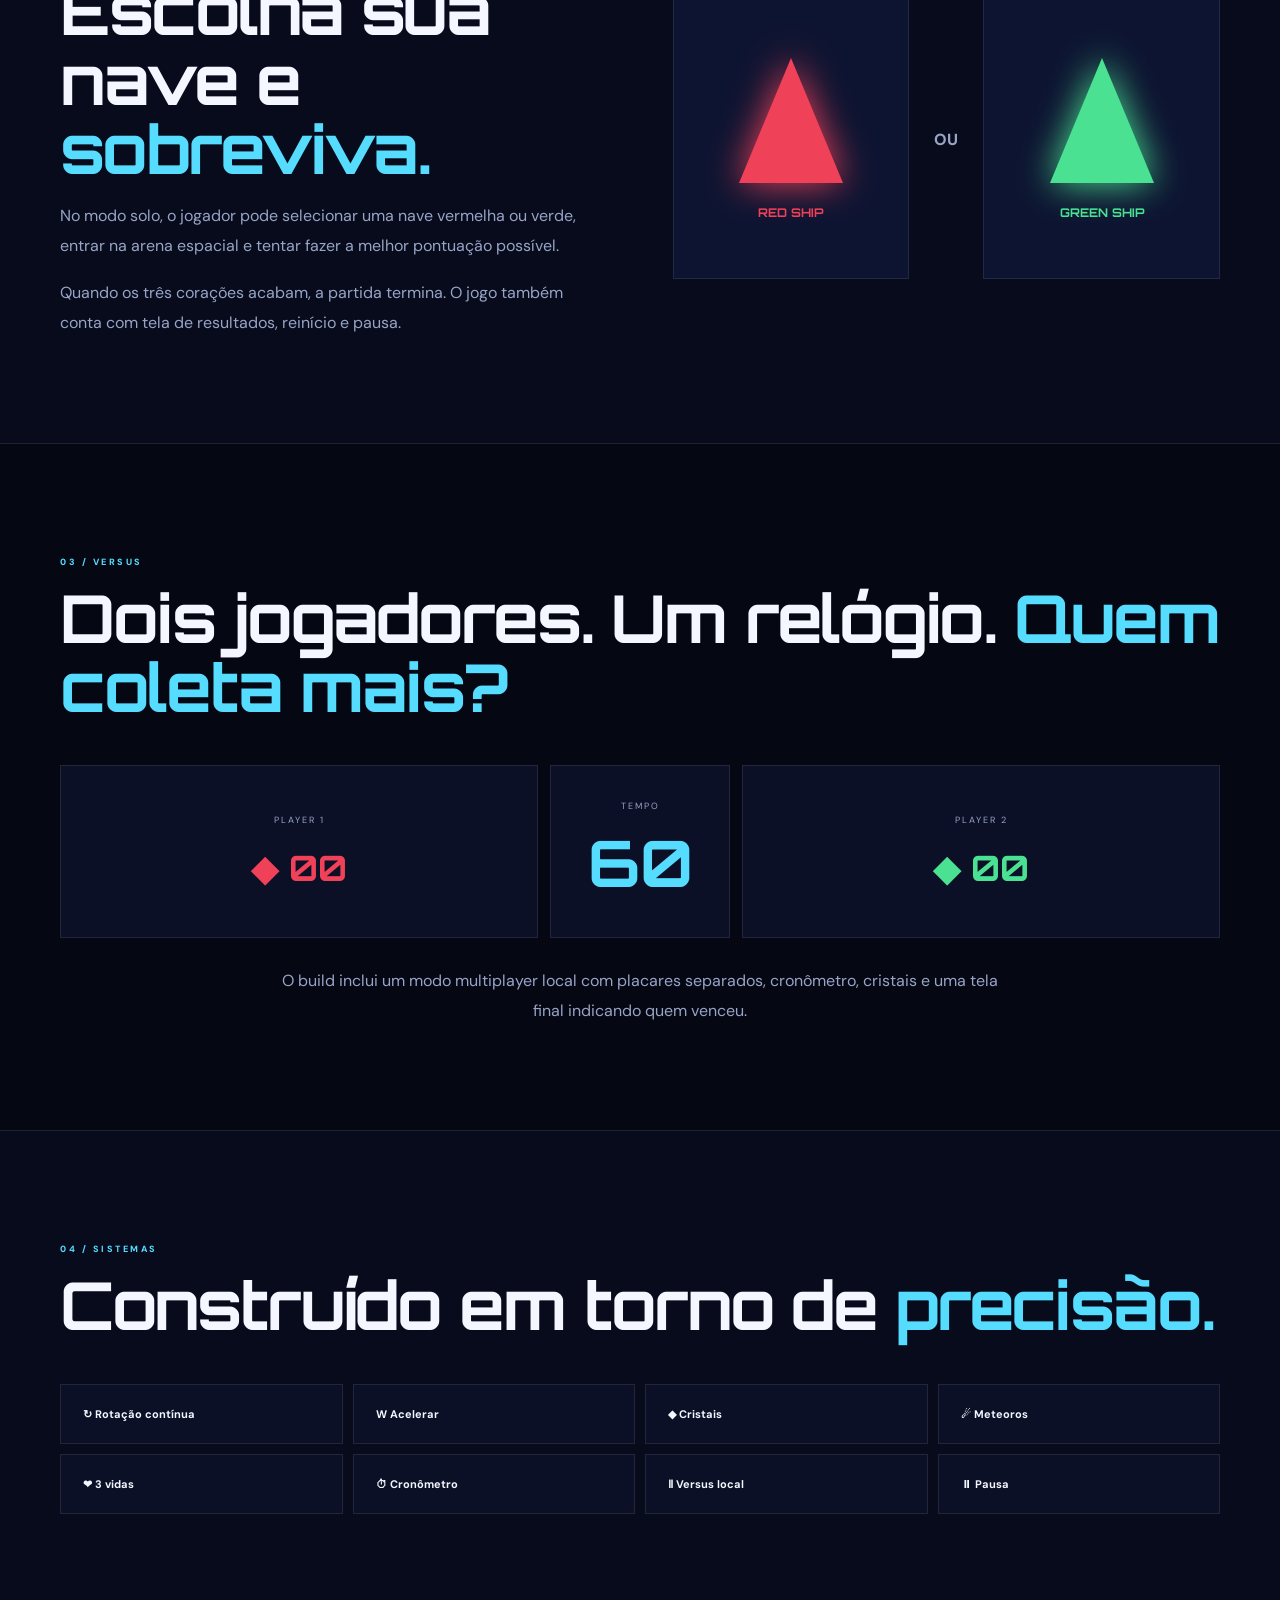
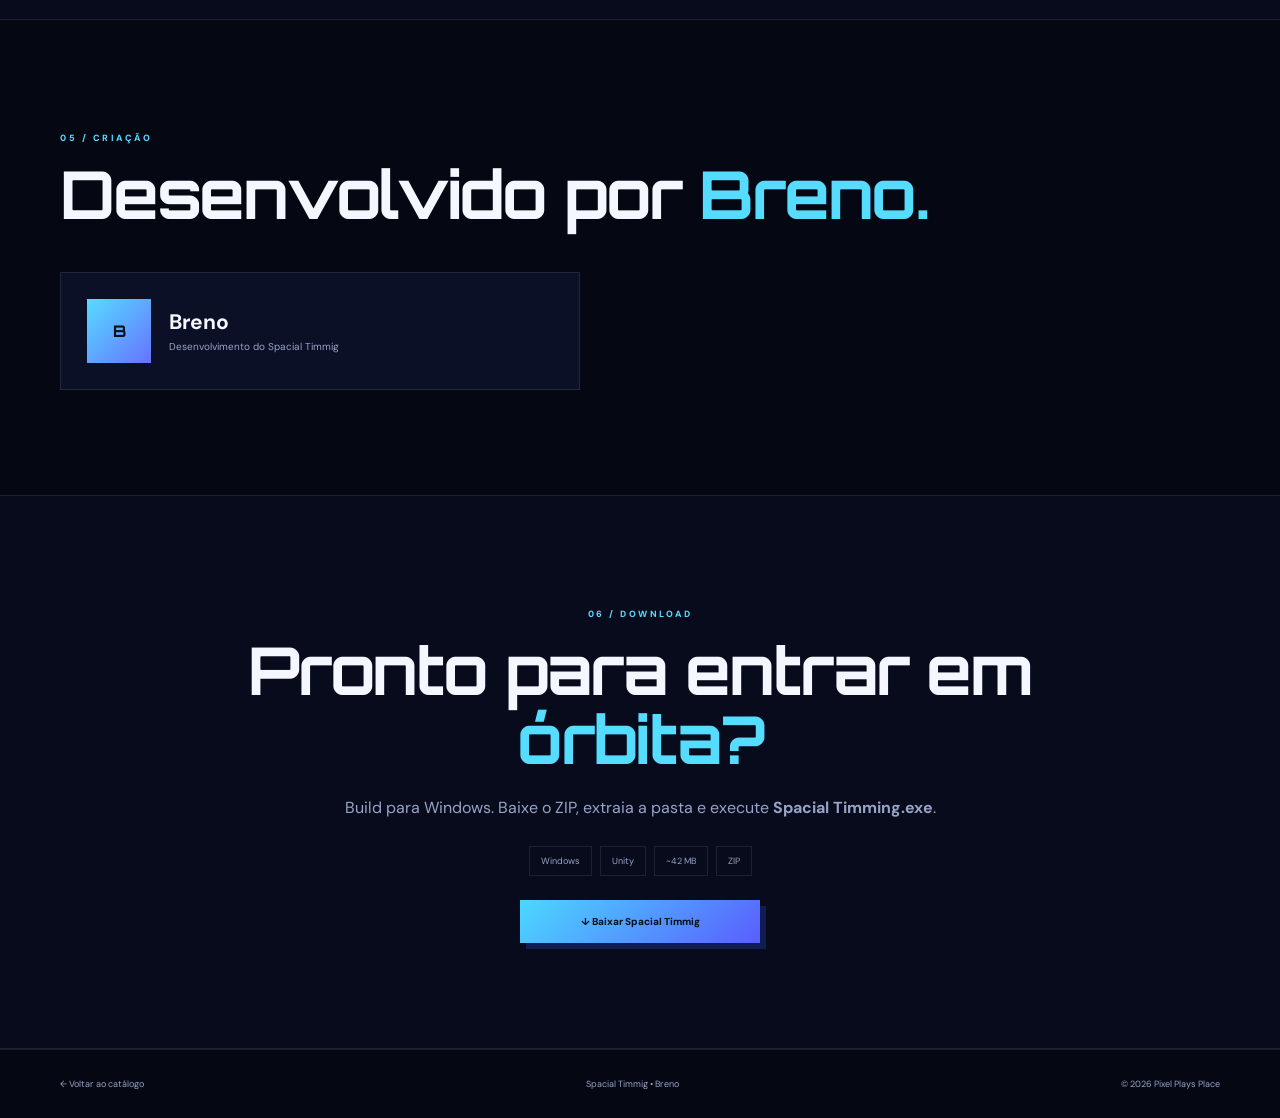
<file: jogos/spacial-timmig.html>
<!DOCTYPE html>
<html lang="pt-BR">
<head>
<meta charset="UTF-8">
<meta name="viewport" content="width=device-width,initial-scale=1">
<meta name="description" content="Spacial Timmig — jogo espacial 2D em Unity desenvolvido por Breno.">
<title>Spacial Timmig | Pixel Plays Place</title>
<link rel="preconnect" href="https://fonts.googleapis.com">
<link rel="preconnect" href="https://fonts.gstatic.com" crossorigin>
<link href="https://fonts.googleapis.com/css2?family=DM+Sans:wght@400;500;600;700;800&family=Orbitron:wght@600;700;800;900&display=swap" rel="stylesheet">
<link rel="stylesheet" href="spacial-timmig.css">
</head>
<body>
<div class="progress" id="progress"></div>
<header class="topbar"><div class="container nav">
<a class="brand" href="../index.html"><b>PP</b><span><strong>PIXEL PLAYS PLACE</strong><small>GAME SHOWCASE</small></span></a>
<nav><a href="#sobre">Sobre</a><a href="#solo">Solo</a><a href="#versus">Versus</a><a href="#download">Download</a></nav>
<a class="mini" href="#download">Baixar ↓</a>
</div></header>

<main>
<section class="hero">
<div class="stars"></div>
<div class="container hero-grid">
<div class="copy reveal">
<span class="eyebrow">UNITY • WINDOWS • AÇÃO ESPACIAL</span>
<h1>SPACIAL<br><em>TIMMIG</em></h1>
<p>Controle uma nave que gira continuamente, acelere no momento certo, desvie de meteoros e colete o máximo de cristais antes que o tempo acabe.</p>
<div class="actions"><a class="btn primary" href="#download">↓ Baixar para Windows</a><a class="btn ghost" href="#sobre">Conhecer o jogo</a></div>
<div class="facts"><span><b>Solo</b>Modo principal</span><i></i><span><b>Versus</b>2 jogadores</span><i></i><span><b>3 ❤</b>Vida</span></div>
</div>
<div class="cover reveal"><img src="../assets/capas/spacial-timmig.svg" alt="Capa do Spacial Timmig"></div>
</div>
</section>

<section class="section" id="sobre"><div class="container">
<header class="section-head reveal"><span>01 / OBJETIVO</span><h2>Cristais, meteoros e <em>timing.</em></h2></header>
<div class="cards three">
<article class="card reveal"><b>◆</b><h3>Colete cristais</h3><p>O objetivo do jogo é acumular o máximo de cristais possível antes do cronômetro chegar ao fim.</p></article>
<article class="card reveal"><b>☄</b><h3>Desvie dos meteoros</h3><p>O espaço é cheio de perigos. Colisões custam vida e o jogador possui três corações.</p></article>
<article class="card reveal"><b>↻</b><h3>Movimento por timing</h3><p>A nave gira no sentido horário. No PC, pressione <strong>W</strong> para acelerar na direção para a qual ela estiver apontando.</p></article>
</div>
</div></section>

<section class="section dark" id="solo"><div class="container split">
<div class="reveal"><span class="eyebrow">02 / MODO SOLO</span><h2>Escolha sua nave e <em>sobreviva.</em></h2>
<p>No modo solo, o jogador pode selecionar uma nave vermelha ou verde, entrar na arena espacial e tentar fazer a melhor pontuação possível.</p>
<p>Quando os três corações acabam, a partida termina. O jogo também conta com tela de resultados, reinício e pausa.</p></div>
<div class="ship-select reveal">
<div class="ship red"><i></i><strong>RED SHIP</strong></div>
<div class="vs">OU</div>
<div class="ship green"><i></i><strong>GREEN SHIP</strong></div>
</div>
</div></section>

<section class="section" id="versus"><div class="container">
<header class="section-head reveal"><span>03 / VERSUS</span><h2>Dois jogadores. Um relógio. <em>Quem coleta mais?</em></h2></header>
<div class="versus-box reveal">
<div class="player p1"><span>PLAYER 1</span><strong>◆ 00</strong></div>
<div class="timer"><small>TEMPO</small><b>60</b></div>
<div class="player p2"><span>PLAYER 2</span><strong>◆ 00</strong></div>
</div>
<p class="center-note reveal">O build inclui um modo multiplayer local com placares separados, cronômetro, cristais e uma tela final indicando quem venceu.</p>
</div></section>

<section class="section dark"><div class="container">
<header class="section-head reveal"><span>04 / SISTEMAS</span><h2>Construído em torno de <em>precisão.</em></h2></header>
<div class="systems"><span class="reveal">↻ Rotação contínua</span><span class="reveal">W Acelerar</span><span class="reveal">◆ Cristais</span><span class="reveal">☄ Meteoros</span><span class="reveal">❤ 3 vidas</span><span class="reveal">⏱ Cronômetro</span><span class="reveal">Ⅱ Versus local</span><span class="reveal">⏸ Pausa</span></div>
</div></section>

<section class="section"><div class="container">
<header class="section-head reveal"><span>05 / CRIAÇÃO</span><h2>Desenvolvido por <em>Breno.</em></h2></header>
<article class="creator reveal"><b>B</b><div><h3>Breno</h3><p>Desenvolvimento do Spacial Timmig</p></div></article>
</div></section>

<section class="section dark" id="download"><div class="container download reveal">
<span class="eyebrow">06 / DOWNLOAD</span>
<h2>Pronto para entrar em <em>órbita?</em></h2>
<p>Build para Windows. Baixe o ZIP, extraia a pasta e execute <strong>Spacial Timming.exe</strong>.</p>
<div class="meta"><span>Windows</span><span>Unity</span><span>~42 MB</span><span>ZIP</span></div>
<a class="btn primary big" href="https://drive.google.com/uc?export=download&id=1oPEN2W-Bvt_1wya4nmr6-zaxLTyXg0_K" target="_blank" rel="noopener noreferrer">↓ Baixar Spacial Timmig</a>
</div></section>
</main>

<footer><div class="container foot"><a href="../index.html#jogos">← Voltar ao catálogo</a><span>Spacial Timmig • Breno</span><span>© <span id="year"></span> Pixel Plays Place</span></div></footer>
<script src="spacial-timmig.js"></script>
</body></html>
</file>
<file: style.css>
:root {
  --background: #11100f;
  --background-soft: #191715;

  --cream: #f4efe6;
  --cream-dark: #ddd4c5;

  --text: #f7f2e9;
  --text-muted: #9d978e;

  --orange: #ff6b35;
  --yellow: #ffd23f;
  --green: #62d96b;
  --purple: #a275ff;
  --pink: #ff77a8;
  --blue: #5ba8ff;

  --border: rgba(244, 239, 230, 0.12);

  --container: 1200px;
}


/* ==========================================
   RESET
========================================== */

* {
  margin: 0;
  padding: 0;
  box-sizing: border-box;
}


html {
  scroll-behavior: smooth;
}


body {
  min-height: 100vh;

  overflow-x: hidden;

  background:
    var(--background);

  color:
    var(--text);

  font-family:
    "DM Sans",
    sans-serif;
}


a {
  color: inherit;
  text-decoration: none;
}


button {
  font: inherit;
}


img {
  display: block;
  width: 100%;
}


.container {
  width:
    min(
      92%,
      var(--container)
    );

  margin:
    0 auto;
}



/* ==========================================
   BACKGROUND
========================================== */

.background-noise {
  position: fixed;

  inset: 0;

  pointer-events: none;

  z-index: -1;

  opacity: 0.025;

  background-image:
    repeating-linear-gradient(
      0deg,
      white 0,
      white 1px,
      transparent 1px,
      transparent 4px
    );
}


.floating-shape {
  position: fixed;

  z-index: -2;

  border-radius: 50%;

  filter: blur(110px);

  opacity: 0.09;
}


.shape-one {
  width: 450px;
  height: 450px;

  background:
    var(--orange);

  top: 120px;
  left: -250px;
}


.shape-two {
  width: 550px;
  height: 550px;

  background:
    var(--purple);

  right: -320px;
  top: 45%;
}


.shape-three {
  width: 450px;
  height: 450px;

  background:
    var(--green);

  left: 20%;
  bottom: -350px;
}



/* ==========================================
   HEADER
========================================== */

.header {
  position: sticky;

  top: 0;

  z-index: 1000;

  background:
    rgba(17, 16, 15, 0.85);

  backdrop-filter:
    blur(18px);

  border-bottom:
    1px solid var(--border);
}


.header-content {
  min-height: 76px;

  display: flex;

  align-items: center;
  justify-content: space-between;
}


.brand {
  display: flex;

  align-items: center;

  gap: 12px;
}


.brand-icon {
  width: 46px;
  height: 46px;

  display: grid;

  place-items: center;

  background:
    var(--cream);

  color:
    #171412;

  border-radius:
    4px;

  font-family:
    "Press Start 2P",
    monospace;

  font-size: 11px;

  box-shadow:
    5px 5px 0
    var(--orange);
}


.brand-text {
  display: flex;

  flex-direction: column;

  gap: 1px;
}


.brand-text strong {
  font-size: 13px;

  letter-spacing: 1px;
}


.brand-text span {
  color:
    var(--orange);

  font-family:
    "Press Start 2P",
    monospace;

  font-size: 8px;
}


.nav {
  display: flex;

  align-items: center;

  gap: 34px;
}


.nav a {
  position: relative;

  color:
    var(--text-muted);

  font-size: 13px;

  font-weight: 700;

  transition:
    color 0.2s;
}


.nav a::after {
  content: "";

  position: absolute;

  left: 0;
  right: 100%;

  bottom: -7px;

  height: 2px;

  background:
    var(--orange);

  transition:
    right 0.2s;
}


.nav a:hover {
  color:
    white;
}


.nav a:hover::after {
  right: 0;
}


.header-action {
  display: flex;

  align-items: center;

  gap: 10px;

  padding:
    10px 15px;

  color:
    #171412;

  background:
    var(--yellow);

  border-radius:
    5px;

  font-size: 12px;

  font-weight: 900;

  box-shadow:
    4px 4px 0
    #6d5c19;

  transition:
    transform 0.2s,
    box-shadow 0.2s;
}


.header-action:hover {
  transform:
    translate(
      2px,
      2px
    );

  box-shadow:
    2px 2px 0
    #6d5c19;
}



/* ==========================================
   HERO
========================================== */

.hero {
  min-height:
    710px;

  display: flex;

  align-items: center;

  padding:
    95px 0 110px;
}


.hero-grid {
  display: grid;

  grid-template-columns:
    1.05fr 0.95fr;

  align-items: center;

  gap: 80px;
}


.hero-label {
  width:
    fit-content;

  display: flex;

  align-items: center;

  gap: 9px;

  padding:
    8px 12px;

  border:
    1px solid
    var(--border);

  color:
    var(--cream-dark);

  font-family:
    "Press Start 2P",
    monospace;

  font-size:
    8px;

  letter-spacing:
    1px;
}


.status-dot {
  width: 7px;
  height: 7px;

  background:
    var(--green);

  box-shadow:
    0 0 12px
    var(--green);
}


.hero h1 {
  margin-top:
    26px;

  font-size:
    clamp(
      52px,
      7vw,
      90px
    );

  line-height:
    0.93;

  letter-spacing:
    -5px;
}


.hero h1 > span {
  display: block;

  color:
    var(--orange);
}


.hero h1 small {
  display: block;

  margin-top:
    18px;

  color:
    var(--cream-dark);

  font-size:
    clamp(
      25px,
      4vw,
      45px
    );

  font-weight:
    500;

  letter-spacing:
    -2px;
}


.hero-text > p {
  max-width:
    610px;

  margin-top:
    30px;

  color:
    var(--text-muted);

  font-size:
    17px;

  line-height:
    1.75;
}


.hero-actions {
  display: flex;

  gap: 12px;

  margin-top:
    34px;
}


.main-button,
.ghost-button {
  min-height: 50px;

  padding:
    0 22px;

  display: inline-flex;

  align-items: center;
  justify-content: center;

  gap: 9px;

  border-radius:
    5px;

  font-size:
    13px;

  font-weight:
    900;

  transition:
    0.2s;
}


.main-button {
  background:
    var(--orange);

  color:
    white;

  box-shadow:
    5px 5px 0
    #7b3016;
}


.main-button:hover {
  transform:
    translate(
      2px,
      2px
    );

  box-shadow:
    3px 3px 0
    #7b3016;
}


.ghost-button {
  border:
    1px solid
    var(--border);

  background:
    rgba(
      255,
      255,
      255,
      0.03
    );
}


.ghost-button:hover {
  background:
    rgba(
      255,
      255,
      255,
      0.07
    );
}


.hero-stats {
  margin-top:
    48px;

  display: flex;

  align-items: center;

  gap: 24px;
}


.hero-stat {
  display: flex;

  flex-direction: column;

  gap: 4px;
}


.hero-stat strong {
  color:
    var(--cream);

  font-size: 26px;
}


.hero-stat span {
  color:
    var(--text-muted);

  font-size:
    11px;

  text-transform:
    uppercase;

  letter-spacing:
    1px;
}


.stat-divider {
  width: 1px;
  height: 35px;

  background:
    var(--border);
}



/* ==========================================
   HERO VISUAL
========================================== */

.hero-visual {
  position: relative;

  max-width:
    500px;

  width: 100%;

  margin:
    auto;
}


.playground-shadow {
  position: absolute;

  inset:
    20px -20px -20px 20px;

  background:
    var(--purple);

  border-radius:
    14px;

  transform:
    rotate(5deg);
}


.playground-card {
  position: relative;

  overflow: hidden;

  border:
    2px solid
    var(--cream);

  border-radius:
    12px;

  background:
    var(--cream);

  transform:
    rotate(-2deg);

  box-shadow:
    0 35px 70px
    rgba(
      0,
      0,
      0,
      0.35
    );

  transition:
    transform 0.3s;
}


.playground-card:hover {
  transform:
    rotate(0)
    translateY(-7px);
}


.playground-top {
  min-height:
    45px;

  padding:
    0 15px;

  display: flex;

  align-items: center;
  justify-content: space-between;

  color:
    #1b1815;

  font-family:
    "Press Start 2P",
    monospace;

  font-size:
    7px;
}


.mini-dots {
  display: flex;

  gap: 5px;
}


.mini-dots i {
  width: 8px;
  height: 8px;

  display: block;

  background:
    #181512;
}


.playground-screen {
  min-height:
    420px;

  position: relative;

  display: flex;

  flex-direction: column;

  align-items: center;
  justify-content: center;

  overflow: hidden;

  color:
    #181512;

  background:
    var(--yellow);

  border-top:
    2px solid
    #181512;

  border-bottom:
    2px solid
    #181512;
}


.playground-screen::before {
  content: "";

  position: absolute;

  inset: 0;

  opacity:
    0.08;

  background-image:
    linear-gradient(
      #171412 1px,
      transparent 1px
    ),
    linear-gradient(
      90deg,
      #171412 1px,
      transparent 1px
    );

  background-size:
    25px 25px;
}


.play-logo {
  position: relative;

  z-index: 2;

  display: flex;

  flex-direction: column;

  align-items: center;
}


.play-logo-symbol {
  width: 95px;
  height: 95px;

  margin-bottom:
    25px;

  display: grid;

  place-items: center;

  background:
    var(--orange);

  color:
    white;

  font-size:
    35px;

  border:
    4px solid
    #181512;

  box-shadow:
    9px 9px 0
    #181512;
}


.play-logo strong {
  font-family:
    "Press Start 2P",
    monospace;

  font-size:
    28px;
}


.play-logo span {
  margin-top:
    12px;

  font-family:
    "Press Start 2P",
    monospace;

  font-size:
    9px;

  letter-spacing:
    2px;
}


.platform-row {
  position: absolute;

  left: 20px;
  right: 20px;
  bottom: 20px;

  z-index: 2;

  display: grid;

  grid-template-columns:
    repeat(
      3,
      1fr
    );

  gap: 8px;
}


.platform-chip {
  padding:
    10px 4px;

  text-align: center;

  border:
    2px solid
    #181512;

  color:
    #181512;

  font-family:
    "Press Start 2P",
    monospace;

  font-size:
    7px;
}


.platform-chip.web {
  background:
    var(--green);
}


.platform-chip.scratch {
  background:
    var(--orange);
}


.platform-chip.unity {
  background:
    var(--purple);
}


.pixel-decoration {
  position: absolute;

  z-index: 2;

  font-family:
    "Press Start 2P",
    monospace;

  font-size:
    25px;
}


.pixel-a {
  left: 30px;
  top: 40px;
}


.pixel-b {
  right: 45px;
  top: 70px;
}


.pixel-c {
  right: 60px;
  bottom: 100px;
}


.playground-footer {
  min-height:
    48px;

  padding:
    0 15px;

  display: flex;

  align-items: center;
  justify-content: space-between;

  color:
    #181512;

  font-family:
    "Press Start 2P",
    monospace;

  font-size:
    7px;
}


.playground-footer strong {
  color:
    #c7441a;
}



/* ==========================================
   MARQUEE
========================================== */

.marquee-section {
  overflow: hidden;

  padding:
    14px 0;

  color:
    #171412;

  background:
    var(--orange);

  border-top:
    2px solid
    #171412;

  border-bottom:
    2px solid
    #171412;

  transform:
    rotate(-1deg)
    scale(1.02);
}


.marquee {
  width:
    max-content;
}


.marquee-content {
  display: flex;

  align-items: center;

  gap: 30px;

  white-space:
    nowrap;

  animation:
    marqueeMove
    22s linear infinite;

  font-family:
    "Press Start 2P",
    monospace;

  font-size:
    9px;
}


@keyframes marqueeMove {

  from {
    transform:
      translateX(0);
  }

  to {
    transform:
      translateX(-50%);
  }

}



/* ==========================================
   SEÇÕES
========================================== */

.games-section,
.about-section,
.class-section {
  padding:
    130px 0;
}


.section-heading {
  display: flex;

  justify-content:
    space-between;

  align-items:
    flex-end;

  gap:
    60px;

  margin-bottom:
    50px;
}


.section-number {
  color:
    var(--orange);

  font-family:
    "Press Start 2P",
    monospace;

  font-size:
    8px;

  letter-spacing:
    1px;
}


.section-heading h2 {
  max-width:
    700px;

  margin-top:
    18px;

  font-size:
    clamp(
      38px,
      5vw,
      65px
    );

  line-height:
    1;

  letter-spacing:
    -3px;
}


.section-heading h2 span {
  color:
    var(--yellow);
}


.section-heading > p {
  max-width:
    370px;

  color:
    var(--text-muted);

  font-size:
    13px;

  line-height:
    1.7;
}



/* ==========================================
   FILTROS
========================================== */

.filters {
  display: flex;

  flex-wrap: wrap;

  gap: 9px;

  margin-bottom:
    30px;
}


.filter {
  padding:
    11px 15px;

  border:
    1px solid
    var(--border);

  border-radius:
    4px;

  background:
    transparent;

  color:
    var(--text-muted);

  cursor:
    pointer;

  font-size:
    12px;

  font-weight:
    800;

  transition:
    0.2s;
}


.filter span {
  margin-right:
    6px;

  color:
    #625e58;

  font-size:
    9px;
}


.filter:hover {
  background:
    rgba(
      255,
      255,
      255,
      0.04
    );

  color:
    white;
}


.filter.active {
  background:
    var(--cream);

  color:
    #181512;

  border-color:
    var(--cream);

  box-shadow:
    4px 4px 0
    var(--orange);
}


.filter.active span {
  color:
    var(--orange);
}



/* ==========================================
   GAME GRID
========================================== */

.games-grid {
  display: grid;

  grid-template-columns:
    repeat(
      auto-fit,
      minmax(
        300px,
        1fr
      )
    );

  gap: 25px;
}



/* ==========================================
   GAME CARD
========================================== */

.game-card {
  position: relative;

  overflow: hidden;

  border-radius:
    8px;

  background:
    #1a1816;

  border:
    1px solid
    var(--border);

  transition:
    transform 0.25s,
    box-shadow 0.25s;
}


.game-card:hover {
  transform:
    translateY(-8px);

  box-shadow:
    8px 8px 0
    var(--purple);
}


.game-cover {
  position: relative;

  aspect-ratio:
    16 / 9;

  overflow: hidden;

  background:
    #292522;
}


.game-cover img {
  width: 100%;
  height: 100%;

  object-fit: cover;

  object-position:
    center;

  transition:
    transform 0.4s;
}


.game-card:hover
.game-cover img {
  transform:
    scale(1.045);
}


.game-placeholder {
  width: 100%;
  height: 100%;

  display: grid;

  place-items: center;

  background:
    var(--yellow);

  color:
    #181512;
}


.game-placeholder span {
  font-family:
    "Press Start 2P",
    monospace;

  font-size:
    30px;
}


.game-type {
  position: absolute;

  top: 12px;
  left: 12px;

  padding:
    7px 9px;

  color:
    #181512;

  background:
    var(--cream);

  border:
    2px solid
    #181512;

  border-radius:
    3px;

  font-family:
    "Press Start 2P",
    monospace;

  font-size:
    6px;

  box-shadow:
    3px 3px 0
    #181512;
}


.game-content {
  padding:
    23px;
}


.game-category {
  color:
    var(--orange);

  font-family:
    "Press Start 2P",
    monospace;

  font-size:
    7px;

  line-height:
    1.7;
}


.game-content h3 {
  margin-top:
    11px;

  font-size:
    27px;

  letter-spacing:
    -1px;
}


.game-description {
  margin-top:
    12px;

  min-height:
    66px;

  color:
    var(--text-muted);

  font-size:
    13px;

  line-height:
    1.65;
}


.game-tags {
  display: flex;

  flex-wrap: wrap;

  gap: 7px;

  margin-top:
    18px;
}


.game-tags span {
  padding:
    5px 8px;

  background:
    rgba(
      255,
      255,
      255,
      0.05
    );

  border:
    1px solid
    rgba(
      255,
      255,
      255,
      0.06
    );

  color:
    #bbb3a8;

  border-radius:
    3px;

  font-size:
    10px;
}


.game-meta {
  display: flex;

  justify-content:
    space-between;

  gap: 15px;

  margin-top:
    19px;

  padding-top:
    17px;

  border-top:
    1px solid
    var(--border);

  color:
    #77716a;

  font-size:
    10px;
}


.game-actions {
  display: grid;

  grid-template-columns:
    1fr 1fr;

  gap: 9px;

  margin-top:
    20px;
}


.game-button {
  padding:
    11px;

  text-align:
    center;

  border-radius:
    4px;

  font-size:
    11px;

  font-weight:
    900;

  transition:
    0.2s;
}


.details-button {
  border:
    1px solid
    var(--border);

  background:
    rgba(
      255,
      255,
      255,
      0.03
    );
}


.details-button:hover {
  background:
    rgba(
      255,
      255,
      255,
      0.08
    );
}


.play-button {
  color:
    #171412;

  background:
    var(--yellow);
}


.play-button:hover {
  background:
    var(--orange);

  color:
    white;
}



/* ==========================================
   EMPTY
========================================== */

.empty-state {
  display: none;

  padding:
    80px 20px;

  text-align: center;

  border:
    1px dashed
    var(--border);
}


.empty-icon {
  width: 60px;
  height: 60px;

  margin:
    0 auto;

  display: grid;

  place-items: center;

  color:
    #181512;

  background:
    var(--yellow);

  font-family:
    "Press Start 2P",
    monospace;

  box-shadow:
    5px 5px 0
    var(--orange);
}


.empty-state h3 {
  margin-top:
    25px;
}


.empty-state p {
  margin-top:
    8px;

  color:
    var(--text-muted);
}



/* ==========================================
   ABOUT
========================================== */

.about-section {
  background:
    #151311;

  border-top:
    1px solid
    var(--border);

  border-bottom:
    1px solid
    var(--border);
}


.about-grid {
  display: grid;

  grid-template-columns:
    1.25fr 0.75fr 0.75fr;

  gap: 18px;
}


.about-main-card {
  grid-row:
    span 2;

  position: relative;

  overflow: hidden;

  padding:
    45px;

  display: flex;

  align-items:
    flex-end;

  min-height:
    460px;

  color:
    #181512;

  background:
    var(--cream);

  border-radius:
    8px;
}


.about-symbol {
  position: absolute;

  right: -30px;
  top: -60px;

  font-family:
    "Press Start 2P",
    monospace;

  font-size:
    250px;

  opacity:
    0.05;
}


.about-main-card h3 {
  max-width:
    450px;

  margin-top:
    15px;

  font-size:
    40px;

  line-height:
    1;
}


.about-main-card p {
  max-width:
    550px;

  margin-top:
    18px;

  color:
    #655f58;

  line-height:
    1.65;

  font-size:
    13px;
}


.small-label {
  font-family:
    "Press Start 2P",
    monospace;

  font-size:
    7px;

  letter-spacing:
    1px;
}


.about-card {
  min-height:
    220px;

  padding:
    28px;

  display: flex;

  flex-direction:
    column;

  justify-content:
    space-between;

  border-radius:
    8px;

  color:
    #181512;
}


.orange-card {
  background:
    var(--orange);
}


.yellow-card {
  background:
    var(--yellow);
}


.green-card {
  background:
    var(--green);
}


.about-icon {
  font-size:
    29px;
}


.about-card h3 {
  margin-top:
    9px;

  font-size:
    22px;
}


.about-card p {
  margin-top:
    8px;

  max-width:
    250px;

  font-size:
    12px;

  line-height:
    1.55;

  opacity:
    0.75;
}


/* ==========================================
   TURMA / SENAC
========================================== */

.class-section {
  position: relative;

  overflow: hidden;

  background:
    #101315;

  border-bottom:
    1px solid var(--border);
}


.class-section::before {
  content: "";

  position: absolute;

  width: 420px;
  height: 420px;

  right: -190px;
  top: -170px;

  border-radius: 50%;

  background:
    #0b66a2;

  filter:
    blur(120px);

  opacity:
    0.15;
}


.class-section::after {
  content: "";

  position: absolute;

  width: 330px;
  height: 330px;

  left: -180px;
  bottom: -190px;

  border-radius: 50%;

  background:
    #ff8a1c;

  filter:
    blur(110px);

  opacity:
    0.11;
}


.class-heading {
  position: relative;

  z-index: 1;
}


.class-card {
  position: relative;

  z-index: 1;

  display: grid;

  grid-template-columns:
    minmax(280px, 0.8fr)
    minmax(0, 1.2fr);

  overflow: hidden;

  min-height:
    390px;

  border:
    1px solid var(--border);

  border-radius:
    10px;

  background:
    #17191a;

  box-shadow:
    12px 12px 0
    rgba(11, 102, 162, 0.35);
}


.senac-logo-card {
  display: grid;

  place-items: center;

  padding:
    42px;

  background:
    #f7f7f7;

  border-right:
    7px solid
    #ff8a1c;
}


.senac-logo-card img {
  width:
    min(100%, 500px);

  height:
    auto;

  object-fit:
    contain;
}


.class-info {
  padding:
    55px;

  display: flex;

  flex-direction:
    column;

  justify-content:
    center;
}


.class-info .small-label {
  color:
    #55a9dd;
}


.class-info h3 {
  max-width:
    650px;

  margin-top:
    18px;

  font-size:
    clamp(
      34px,
      4.2vw,
      58px
    );

  line-height:
    0.98;

  letter-spacing:
    -2.5px;
}


.class-details {
  margin-top:
    42px;

  display: grid;

  grid-template-columns:
    repeat(
      2,
      minmax(0, 1fr)
    );

  gap:
    12px;
}


.class-detail {
  min-height:
    112px;

  padding:
    22px;

  display: flex;

  flex-direction:
    column;

  justify-content:
    space-between;

  border:
    1px solid var(--border);

  background:
    rgba(
      255,
      255,
      255,
      0.035
    );
}


.class-detail:first-child {
  border-top:
    4px solid #0b66a2;
}


.class-detail:last-child {
  border-top:
    4px solid #ff8a1c;
}


.class-detail span {
  color:
    var(--text-muted);

  font-family:
    "Press Start 2P",
    monospace;

  font-size:
    7px;

  letter-spacing:
    1px;
}


.class-detail strong {
  margin-top:
    12px;

  color:
    var(--cream);

  font-size:
    19px;
}



/* ==========================================
   FINAL
========================================== */

.final-section {
  padding:
    110px 0;
}


.final-card {
  position: relative;

  overflow: hidden;

  padding:
    90px 30px;

  text-align:
    center;

  color:
    #181512;

  background:
    var(--purple);

  border-radius:
    8px;

  box-shadow:
    12px 12px 0
    #442d72;
}


.final-decoration {
  position: absolute;

  left: -50px;
  top: -80px;

  font-size:
    330px;

  opacity:
    0.07;
}


.final-card h2 {
  position: relative;

  margin-top:
    16px;

  font-size:
    clamp(
      40px,
      7vw,
      85px
    );

  line-height:
    0.92;

  letter-spacing:
    -4px;
}


.final-card h2 span {
  color:
    white;
}


.final-button {
  position: relative;

  margin-top:
    35px;

  display: inline-flex;

  align-items: center;

  gap: 18px;

  padding:
    15px 20px;

  color:
    white;

  background:
    #181512;

  border:
    2px solid
    #181512;

  font-family:
    "Press Start 2P",
    monospace;

  font-size:
    8px;

  box-shadow:
    6px 6px 0
    white;

  transition:
    0.2s;
}


.final-button:hover {
  transform:
    translate(
      3px,
      3px
    );

  box-shadow:
    3px 3px 0
    white;
}



/* ==========================================
   FOOTER
========================================== */

.footer {
  padding:
    35px 0;

  border-top:
    1px solid
    var(--border);
}


.footer-content {
  display: flex;

  justify-content:
    space-between;

  align-items:
    center;
}


.footer-brand {
  display: flex;

  align-items:
    center;

  gap: 14px;
}


.footer-brand > div:last-child {
  display: flex;

  flex-direction:
    column;

  gap: 4px;
}


.footer-brand strong {
  font-size:
    13px;
}


.footer-brand span {
  color:
    var(--text-muted);

  font-size:
    10px;
}


.footer-content > p {
  color:
    var(--text-muted);

  font-size:
    10px;
}



/* ==========================================
   RESPONSIVO
========================================== */

@media
(max-width: 1000px) {

  .hero-grid {
    grid-template-columns:
      1fr;

    gap: 70px;
  }


  .hero-visual {
    max-width:
      550px;
  }


  .section-heading {
    flex-direction:
      column;

    align-items:
      flex-start;

    gap: 20px;
  }


  .about-grid {
    grid-template-columns:
      1fr 1fr;
  }


  .about-main-card {
    grid-column:
      1 / -1;

    grid-row:
      auto;
  }


  .class-card {
    grid-template-columns:
      1fr;
  }


  .senac-logo-card {
    min-height:
      310px;

    border-right:
      0;

    border-bottom:
      7px solid #ff8a1c;
  }

}



@media
(max-width: 720px) {

  .nav {
    display:
      none;
  }


  .header-action {
    display:
      none;
  }


  .hero {
    padding-top:
      65px;
  }


  .hero h1 {
    letter-spacing:
      -3px;
  }


  .hero-actions {
    flex-direction:
      column;
  }


  .main-button,
  .ghost-button {
    width:
      100%;
  }


  .hero-stats {
    justify-content:
      space-between;

    gap: 15px;
  }


  .playground-screen {
    min-height:
      370px;
  }


  .games-grid {
    grid-template-columns:
      1fr;
  }


  .about-grid {
    grid-template-columns:
      1fr;
  }


  .about-main-card {
    min-height:
      390px;
  }


  .class-info {
    padding:
      34px;
  }


  .class-details {
    grid-template-columns:
      1fr;
  }


  .footer-content {
    flex-direction:
      column;

    align-items:
      flex-start;

    gap: 28px;
  }

}



@media
(max-width: 480px) {

  .brand-text {
    display:
      none;
  }


  .hero h1 {
    font-size:
      48px;
  }


  .hero h1 small {
    font-size:
      27px;
  }


  .hero-stats {
    align-items:
      flex-start;
  }


  .play-logo strong {
    font-size:
      22px;
  }


  .playground-screen {
    min-height:
      330px;
  }


  .platform-row {
    grid-template-columns:
      1fr;
  }


  .pixel-decoration {
    display:
      none;
  }


  .game-actions {
    grid-template-columns:
      1fr;
  }


  .about-main-card {
    padding:
      30px;
  }


  .about-main-card h3 {
    font-size:
      32px;
  }


  .senac-logo-card {
    min-height:
      240px;

    padding:
      24px;
  }


  .class-info {
    padding:
      28px;
  }


  .class-info h3 {
    font-size:
      34px;
  }

}
</file>
<file: jogos/hora-do-saber.css>
:root{
  --bg:#080318;
  --bg2:#12052b;
  --panel:#18093a;
  --purple:#7a2cff;
  --purple2:#b248ff;
  --pink:#e84dff;
  --violet:#5a1ccc;
  --cream:#fff2d9;
  --gold:#ffbe55;
  --text:#f8f3ff;
  --muted:#b9a8d2;
  --line:rgba(183,83,255,.24);
  --container:1160px;
}
*{box-sizing:border-box;margin:0;padding:0}
html{scroll-behavior:smooth}
body{background:var(--bg);color:var(--text);font-family:"DM Sans",sans-serif;overflow-x:hidden}
body::before{content:"";position:fixed;inset:0;z-index:-4;background:
radial-gradient(circle at 50% 0,rgba(115,32,255,.28),transparent 35%),
linear-gradient(180deg,#09021a,#100526 55%,#070213)}
a{text-decoration:none;color:inherit}
img{display:block;width:100%}
button{font:inherit}
.container{width:min(92%,var(--container));margin:auto}
.scroll-progress{position:fixed;top:0;left:0;width:0;height:3px;background:linear-gradient(90deg,#7a2cff,#e84dff);z-index:9999;box-shadow:0 0 16px #b248ff}
.pixel-sky{position:fixed;inset:0;pointer-events:none;z-index:-2;overflow:hidden}
.pixel-sky i{position:absolute;width:4px;height:4px;background:#b248ff;box-shadow:0 0 10px #a328ff;transform:rotate(45deg);animation:floatPixel linear infinite;opacity:.25}
@keyframes floatPixel{0%{transform:translateY(10vh) rotate(45deg);opacity:0}20%{opacity:.55}100%{transform:translateY(-115vh) rotate(45deg);opacity:0}}
.topbar{position:sticky;top:0;z-index:1000;background:rgba(8,3,24,.88);border-bottom:1px solid var(--line);backdrop-filter:blur(18px)}
.topbar-content{min-height:74px;display:flex;align-items:center;justify-content:space-between;gap:28px}
.brand{display:flex;align-items:center;gap:12px}
.brand-box{width:42px;height:42px;display:grid;place-items:center;background:var(--purple2);border:3px solid var(--cream);box-shadow:5px 5px 0 #3a0a72;font-family:"Press Start 2P",monospace;font-size:9px}
.brand>span:last-child{display:flex;flex-direction:column}
.brand strong{font-size:12px}.brand small{font-size:8px;color:var(--muted)}
nav{display:flex;gap:24px}nav a{font-size:11px;font-weight:800;color:var(--muted)}nav a:hover{color:#e9b9ff}
.scratch-button{min-height:50px;padding:0 18px;display:inline-flex;align-items:center;justify-content:center;border:2px solid #d26cff;background:linear-gradient(180deg,#b248ff,#7a2cff);color:white;box-shadow:5px 5px 0 #351062;font-family:"Press Start 2P",monospace;font-size:8px;transition:.2s}
.scratch-button:hover{transform:translate(-2px,-2px);box-shadow:7px 7px 0 #351062}
.scratch-button.small{min-height:42px;padding:0 13px;font-size:7px}
.hero{position:relative;min-height:720px;display:flex;align-items:center;overflow:hidden;border-bottom:1px solid var(--line)}
.hero-glow{position:absolute;width:760px;height:760px;border-radius:50%;right:-260px;top:-220px;background:radial-gradient(circle,rgba(184,55,255,.28),transparent 67%);filter:blur(6px)}
.hero-grid{display:grid;grid-template-columns:1fr 1fr;gap:70px;align-items:center;padding:95px 0}
.eyebrow,.section-heading>span,.section-kicker,.score-panel>div:first-child>span{font-family:"Press Start 2P",monospace;font-size:8px;color:#d26cff;letter-spacing:1px}
.hero h1{margin-top:22px;font-family:"Press Start 2P",monospace;font-size:clamp(42px,6vw,76px);line-height:1.18;color:#f0b8ff;text-shadow:5px 5px 0 #47108b}
.hero h1 span{display:block;color:#d65cff}
.hero-copy>p{max-width:610px;margin-top:26px;color:#c6b8d9;line-height:1.8;font-size:15px}
.hero-actions{display:flex;gap:12px;flex-wrap:wrap;margin-top:31px}
.ghost-button{min-height:50px;padding:0 18px;display:inline-flex;align-items:center;border:1px solid var(--line);background:#100626;color:#d9caeb;font-size:11px;font-weight:800}
.hero-meta{display:flex;align-items:center;gap:13px;margin-top:34px;color:#a795c2;font-family:"Press Start 2P",monospace;font-size:7px}.hero-meta i{width:5px;height:5px;background:#d65cff;transform:rotate(45deg)}
.cover-frame{position:relative;padding:8px;background:#1b063c;border:3px solid #a83dff;box-shadow:14px 14px 0 #310b61,0 0 45px rgba(153,45,255,.2)}
.cover-frame img{aspect-ratio:16/9;object-fit:cover;image-rendering:auto}
.cover-corner{position:absolute;width:23px;height:23px;border-color:#f0b8ff}.tl{left:-6px;top:-6px;border-left:5px solid;border-top:5px solid}.tr{right:-6px;top:-6px;border-right:5px solid;border-top:5px solid}.bl{left:-6px;bottom:-6px;border-left:5px solid;border-bottom:5px solid}.br{right:-6px;bottom:-6px;border-right:5px solid;border-bottom:5px solid}
.section{padding:110px 0}.section-heading{margin-bottom:48px}.section-heading h2{max-width:850px;margin-top:15px;font-size:clamp(38px,5vw,62px);line-height:1.06}.section-heading h2 em,.owli-copy h2 em,.score-panel h2 em{font-style:normal;color:#d65cff}
.about-section{background:#0b031d}
.about-grid{display:grid;grid-template-columns:repeat(3,1fr);gap:16px}
.library-card{min-height:285px;padding:28px;border:1px solid var(--line);background:linear-gradient(180deg,#170735,#100526);box-shadow:8px 8px 0 rgba(73,15,125,.28)}
.library-card h3{margin-top:30px;font-size:19px}.library-card p{margin-top:10px;color:var(--muted);font-size:11px;line-height:1.75}
.book-stack{height:55px;display:flex;flex-direction:column;justify-content:flex-end;gap:3px}.book-stack i{display:block;height:13px;border:2px solid #d26cff;background:#351064}.book-stack i:nth-child(1){width:60px}.book-stack i:nth-child(2){width:80px;background:#5e1cab}.book-stack i:nth-child(3){width:70px}
.score-orb,.feather-icon{width:55px;height:55px;display:grid;place-items:center;background:#5e1cab;border:2px solid #d26cff;color:#ffe4ff;font-size:23px;box-shadow:4px 4px 0 #2a0954}
.flow-section{background:#12052b}
.flow-track{display:grid;grid-template-columns:1fr auto 1fr auto 1fr auto 1fr;gap:12px;align-items:center}
.flow-step{min-height:260px;padding:24px;border:2px solid #6321bb;background:#0c031e}
.flow-step b{width:40px;height:40px;display:grid;place-items:center;background:#b248ff;color:#fff;font-family:"Press Start 2P",monospace;font-size:8px}.flow-step>span{display:block;margin-top:25px;color:#d26cff;font-family:"Press Start 2P",monospace;font-size:7px}.flow-step h3{margin-top:10px;font-size:17px}.flow-step p{margin-top:10px;color:var(--muted);font-size:10px;line-height:1.7}.flow-arrow{color:#d26cff;font-family:"Press Start 2P",monospace}
.owli-section{background:#090219}.owli-grid{display:grid;grid-template-columns:.9fr 1.1fr;gap:70px;align-items:center}
.owli-portrait{position:relative;height:500px;overflow:hidden;border:3px solid #a83dff;background:#1a0739;box-shadow:14px 14px 0 #351062}.owli-portrait img{width:100%;height:100%;object-fit:cover;object-position:center center;transform:scale(1.55)}
.owli-copy h2{margin-top:16px;font-size:clamp(45px,6vw,75px)}.owli-copy>p{margin-top:22px;color:var(--muted);line-height:1.9;max-width:620px}
.owli-quote{margin-top:30px;padding:20px;display:flex;gap:16px;align-items:center;border-left:4px solid #d26cff;background:#14052f}.owli-quote>span{font-family:"Press Start 2P",monospace;color:#e1a8ff;font-size:25px}.owli-quote p{font-size:11px;color:#c9b8dd}
.score-section{background:#12052b}.score-panel{display:grid;grid-template-columns:1fr .75fr;gap:55px;align-items:center;padding:50px;border:1px solid var(--line);background:linear-gradient(135deg,#160634,#260a50)}
.score-panel h2{margin-top:15px;font-size:clamp(38px,5vw,58px)}.score-panel p{margin-top:17px;color:var(--muted);line-height:1.8}
.score-demo{padding:28px;text-align:center;border:3px solid #d26cff;background:#09021a;box-shadow:8px 8px 0 #351062}.score-top{display:flex;align-items:center;justify-content:space-between;color:#dcb9ef;font-family:"Press Start 2P",monospace;font-size:7px}.score-top b{color:#ffc35e}.score-number{display:block;margin-top:25px;font-family:"Press Start 2P",monospace;font-size:65px;color:#f0b8ff;text-shadow:4px 4px 0 #5f1a9f}.score-demo small{font-family:"Press Start 2P",monospace;color:#9f88ba;font-size:7px}.score-bar{height:12px;margin-top:25px;border:2px solid #d26cff;background:#1d0a39}.score-bar i{display:block;width:72%;height:100%;background:linear-gradient(90deg,#7a2cff,#e84dff)}.score-demo button{width:100%;margin-top:20px;padding:14px;border:0;background:#b248ff;color:white;font-family:"Press Start 2P",monospace;font-size:7px}
.team-section{background:#0b031d}
.team-panel{display:grid;grid-template-columns:1fr 1fr;gap:45px;align-items:center;padding:42px;border:1px solid var(--line);background:linear-gradient(135deg,#170735,#25094b);box-shadow:10px 10px 0 rgba(66,14,113,.28)}
.team-copy>span{font-family:"Press Start 2P",monospace;font-size:7px;color:#d26cff;letter-spacing:1px}
.team-copy h3{margin-top:16px;font-size:clamp(28px,4vw,46px);line-height:1.12}
.team-copy p{margin-top:15px;color:var(--muted);line-height:1.8;max-width:560px}
.team-members{display:grid;gap:12px}
.team-member{display:flex;align-items:center;gap:14px;padding:16px;border:1px solid var(--line);background:#0d0320}
.team-member>b{width:44px;height:44px;display:grid;place-items:center;background:#b248ff;color:white;font-family:"Press Start 2P",monospace;font-size:9px;box-shadow:4px 4px 0 #351062}
.team-member>div{display:flex;flex-direction:column;gap:3px}
.team-member strong{font-size:13px}
.team-member span{color:var(--muted);font-size:9px}
.play-section{background:#090219}
.scratch-window{border:3px solid #a83dff;background:#05010d;box-shadow:12px 12px 0 #351062}.window-bar{min-height:52px;padding:0 16px;display:flex;align-items:center;justify-content:space-between;gap:20px;border-bottom:1px solid var(--line);background:#160634;font-family:"Press Start 2P",monospace;font-size:7px;color:#dcb9ef}.window-bar>div{display:flex;gap:6px}.window-bar i{width:9px;height:9px;background:#d26cff}.window-bar i:nth-child(2){background:#ffbe55}.window-bar i:nth-child(3){background:#7a2cff}.scratch-frame{width:100%;aspect-ratio:4/3;background:#000}.scratch-frame iframe{display:block;width:100%;height:100%}
.open-original{margin-top:28px;display:flex;align-items:center;justify-content:space-between;gap:20px}.open-original p{color:var(--muted);font-size:11px}
footer{padding:30px 0;border-top:1px solid var(--line);background:#060111;color:#9e8db8;font-size:9px}.footer-content{display:flex;justify-content:space-between;gap:20px;flex-wrap:wrap}.footer-content a{color:#dcb9ef}
.reveal{opacity:0;transform:translateY(24px);transition:opacity .65s ease,transform .65s ease}.reveal.visible{opacity:1;transform:none}
@media(max-width:980px){.hero-grid,.owli-grid,.score-panel,.team-panel{grid-template-columns:1fr}.about-grid{grid-template-columns:1fr}.flow-track{grid-template-columns:1fr}.flow-arrow{transform:rotate(90deg);justify-self:center}.owli-portrait{height:420px}nav{display:none}}
@media(max-width:620px){.scratch-button.small{display:none}.hero{min-height:auto}.hero-grid{padding:70px 0}.hero h1{font-size:40px}.cover-frame{box-shadow:8px 8px 0 #310b61}.owli-portrait{height:340px}.score-panel{padding:30px 22px}.open-original{align-items:flex-start;flex-direction:column}.window-bar strong{display:none}}
</file>
<file: jogos/infantus.css>
:root{
  --bg:#07070c;
  --bg-soft:#0e0d14;
  --panel:#111018;
  --panel-2:#15131e;
  --text:#f5f2f5;
  --muted:#aaa1ad;
  --line:rgba(255,255,255,.08);
  --pink:#e13d82;
  --pink-soft:#ff7bad;
  --blue:#4f55ff;
  --cyan:#73d8e7;
  --danger:#ff5d73;
  --safe:#68d6c2;
  --container:1160px;
}
*{box-sizing:border-box;margin:0;padding:0}
html{scroll-behavior:smooth}
body{font-family:"DM Sans",sans-serif;background:var(--bg);color:var(--text);overflow-x:hidden}
body::before{content:"";position:fixed;inset:0;z-index:-5;background:
radial-gradient(circle at 75% 5%,rgba(225,61,130,.14),transparent 28%),
radial-gradient(circle at 12% 40%,rgba(79,85,255,.10),transparent 30%),
linear-gradient(180deg,#08080d,#07070c 60%,#050509)}
a{text-decoration:none;color:inherit}
button{font:inherit}
img{display:block;width:100%}
.container{width:min(92%,var(--container));margin:auto}
.progress{position:fixed;top:0;left:0;width:0;height:3px;z-index:9999;background:linear-gradient(90deg,var(--blue),var(--pink));box-shadow:0 0 16px rgba(225,61,130,.8)}
.topbar{position:sticky;top:0;z-index:1000;background:rgba(7,7,12,.88);backdrop-filter:blur(18px);border-bottom:1px solid var(--line)}
.topbar-inner{min-height:74px;display:flex;align-items:center;justify-content:space-between;gap:28px}
.brand{display:flex;align-items:center;gap:12px}
.brand-mark{width:42px;height:42px;display:grid;place-items:center;border:2px solid #fff;background:#12111a;box-shadow:5px 5px 0 var(--pink);font-family:"Space Grotesk",sans-serif;font-weight:800}
.brand>span:last-child{display:flex;flex-direction:column}
.brand strong{font-size:12px}.brand small{font-size:8px;color:var(--muted)}
nav{display:flex;gap:22px}nav a{font-size:10px;font-weight:800;color:var(--muted)}nav a:hover{color:white}
.top-action,.button{display:inline-flex;align-items:center;justify-content:center;transition:.2s}
.top-action{min-height:42px;padding:0 14px;border:1px solid rgba(225,61,130,.45);background:rgba(225,61,130,.11);font-size:9px;font-weight:800}
.top-action:hover{background:rgba(225,61,130,.2)}
.hero{position:relative;min-height:720px;display:flex;align-items:center;overflow:hidden;border-bottom:1px solid var(--line)}
.hero-noise{position:absolute;inset:0;opacity:.14;background-image:linear-gradient(rgba(255,255,255,.03) 1px,transparent 1px),linear-gradient(90deg,rgba(255,255,255,.02) 1px,transparent 1px);background-size:5px 5px}
.hero-orb{position:absolute;border-radius:50%;filter:blur(80px);opacity:.22}.orb-pink{width:420px;height:420px;background:var(--pink);right:-100px;top:0}.orb-blue{width:360px;height:360px;background:var(--blue);left:-120px;bottom:-140px}
.hero-grid{position:relative;display:grid;grid-template-columns:.9fr 1.1fr;gap:64px;align-items:center;padding:92px 0}
.eyebrow,.section-heading>span,.section-kicker,.production-label{font-size:9px;letter-spacing:2px;font-weight:800;color:var(--pink-soft)}
.hero h1{margin-top:16px;font-family:"Space Grotesk",sans-serif;font-size:clamp(62px,9vw,110px);line-height:.88;letter-spacing:-6px}
.hero h1::after{content:"";display:block;width:180px;height:5px;margin-top:24px;background:linear-gradient(90deg,var(--pink),var(--blue))}
.hero-lead{max-width:650px;margin-top:27px;color:#c7bec9;line-height:1.8;font-size:15px}
.hero-actions{display:flex;flex-wrap:wrap;gap:12px;margin-top:30px}
.button{min-height:50px;padding:0 18px;border:1px solid var(--line);font-size:10px;font-weight:800}
.button.primary{background:linear-gradient(135deg,var(--pink),#b62f68);border-color:transparent;box-shadow:6px 6px 0 #351020}
.button.primary:hover{transform:translate(-2px,-2px);box-shadow:8px 8px 0 #351020}
.button.secondary{background:#111018;color:#d8d1da}
.hero-tags{display:flex;flex-wrap:wrap;gap:8px;margin-top:28px}.hero-tags span{padding:7px 9px;border:1px solid var(--line);background:#0e0d14;color:#9f96a3;font-size:8px;font-weight:700}
.hero-cover{position:relative;padding:7px;border:1px solid rgba(225,61,130,.35);background:#0c0b12;box-shadow:16px 16px 0 #161020}
.hero-cover img{aspect-ratio:16/9;object-fit:cover}
.cover-label{position:absolute;right:18px;bottom:18px;padding:7px 10px;background:#09090e;border:1px solid rgba(255,255,255,.12);font-size:8px;font-weight:800;color:#ded5df}
.section{padding:110px 0}
.section-heading{margin-bottom:46px}.section-heading h2{max-width:900px;margin-top:14px;font-family:"Space Grotesk",sans-serif;font-size:clamp(42px,6vw,72px);line-height:1.02;letter-spacing:-2px}.section-heading em,.choices-copy em,.journalist-copy em{font-style:normal;color:var(--pink-soft)}
.intro{background:#0a090f}
.intro-grid{display:grid;grid-template-columns:repeat(3,1fr);gap:16px}
.feature-card{min-height:300px;padding:28px;background:var(--panel);border:1px solid var(--line);position:relative;overflow:hidden}
.feature-card::after{content:"";position:absolute;width:140px;height:140px;border-radius:50%;right:-70px;bottom:-70px;background:rgba(79,85,255,.08)}
.feature-number{display:inline-flex;width:43px;height:43px;align-items:center;justify-content:center;background:#181622;border:1px solid rgba(225,61,130,.3);color:var(--pink-soft);font-family:"Space Grotesk";font-weight:800}
.feature-card h3{margin-top:40px;font-size:20px}.feature-card p{margin-top:11px;color:var(--muted);font-size:11px;line-height:1.8}
.journey{background:#0f0d14}
.journey-line{display:grid;grid-template-columns:repeat(4,1fr);gap:10px}
.journey-step{position:relative;min-height:280px;padding:26px;border-top:2px solid var(--pink);background:#121019}
.journey-step:nth-child(even){border-top-color:var(--blue)}
.journey-step b{font-family:"Space Grotesk";font-size:48px;color:rgba(255,255,255,.08)}
.journey-step>span{display:block;margin-top:18px;color:var(--pink-soft);font-size:8px;font-weight:800;letter-spacing:1.5px}.journey-step h3{margin-top:8px;font-size:18px}.journey-step p{margin-top:10px;color:var(--muted);font-size:10px;line-height:1.7}
.choices{background:#09080d}.choices-grid{display:grid;grid-template-columns:1fr 1fr;gap:70px;align-items:center}
.choices-copy h2,.journalist-copy h2{margin-top:14px;font-family:"Space Grotesk";font-size:clamp(45px,6vw,76px);line-height:1}.choices-copy>p,.journalist-copy>p{margin-top:22px;color:var(--muted);line-height:1.85}
.choice-example{margin-top:28px;padding:18px;display:flex;align-items:center;gap:15px;border-left:4px solid var(--pink);background:#121019}.choice-bubble{width:38px;height:38px;display:grid;place-items:center;border-radius:50%;background:var(--pink);font-weight:800}.choice-example p{font-size:11px;color:#cbc2cd}
.decision-ui{padding:28px;border:1px solid rgba(255,255,255,.09);background:linear-gradient(180deg,#14121b,#0b0a10);box-shadow:14px 14px 0 #15101c}
.decision-top{display:flex;justify-content:space-between;align-items:center;font-size:8px;font-weight:800;color:#a69da9}.decision-top b{color:var(--danger)}
.decision-question{padding:52px 0 38px;text-align:center}.decision-question strong{display:block;font-size:30px}.decision-question small{display:block;margin-top:8px;color:#8f8692}
.decision-buttons{display:grid;grid-template-columns:1fr 1fr;gap:10px}.decision-buttons button{min-height:54px;border:0;font-size:10px;font-weight:800;cursor:default}.reject{background:#16352e;color:#88e9d4}.accept{background:#481824;color:#ff9bb0}
.decision-feedback{display:flex;align-items:center;gap:9px;margin-top:18px;color:#8f8692;font-size:9px}.decision-feedback i{width:7px;height:7px;border-radius:50%;background:var(--safe);box-shadow:0 0 10px var(--safe)}
.journalist{background:#0f0d14}.journalist-grid{display:grid;grid-template-columns:.9fr 1.1fr;gap:65px;align-items:center}
.news-card{border:1px solid var(--line);background:#09090d;box-shadow:12px 12px 0 #17131b}.news-top{display:flex;align-items:center;justify-content:space-between;padding:13px 16px;border-bottom:1px solid var(--line);font-size:8px;font-weight:800}.news-top b{color:var(--danger)}
.news-body{display:grid;grid-template-columns:120px 1fr;gap:22px;align-items:center;padding:28px}.news-avatar{width:110px;height:130px;border:1px solid rgba(255,255,255,.08);background:linear-gradient(145deg,#171522,#26202c);position:relative}.news-avatar::before{content:"NEWS";position:absolute;inset:0;display:grid;place-items:center;color:rgba(255,255,255,.18);font-family:"Space Grotesk";font-size:20px;font-weight:800}.news-body h3{font-size:22px}.news-body p{margin-top:9px;color:var(--muted);font-size:10px;line-height:1.75}
.production{background:#09080d}
.production-grid{display:grid;grid-template-columns:1fr 1fr;gap:16px}
.production-card{min-height:340px;padding:34px;border:1px solid var(--line);background:#121019;position:relative;overflow:hidden}
.production-card::after{content:"";position:absolute;width:180px;height:180px;border-radius:50%;right:-90px;bottom:-90px;opacity:.12}
.code-card{border-top:3px solid var(--blue)}
.code-card::after{background:var(--blue)}
.art-card{border-top:3px solid var(--pink)}
.art-card::after{background:var(--pink)}
.production-label{display:inline-block}
.production-card h3{margin-top:16px;font-family:"Space Grotesk";font-size:56px;line-height:1}
.production-card p{margin-top:18px;color:var(--muted);line-height:1.85;max-width:520px}
.production-badge{display:inline-flex;margin-top:28px;padding:9px 12px;border:1px solid var(--line);background:#0c0b11;font-size:9px;font-weight:800}
.code-card .production-badge{color:#9ca0ff}
.art-card .production-badge{color:#ff9fc3}
.team{background:#0f0d14}.team-grid{display:grid;grid-template-columns:1fr 1fr;gap:14px}.member{display:flex;align-items:center;gap:18px;padding:24px;background:#121019;border:1px solid var(--line)}.member-initial{width:58px;height:58px;display:grid;place-items:center;background:linear-gradient(135deg,var(--pink),var(--blue));font-family:"Space Grotesk";font-size:24px;font-weight:800}.member h3{font-size:20px}.member p{margin-top:4px;color:var(--muted);font-size:10px}
.play{background:#08070c}.scratch-window{border:1px solid rgba(225,61,130,.28);background:#050507;box-shadow:14px 14px 0 #171019}.window-bar{min-height:50px;padding:0 15px;display:flex;align-items:center;justify-content:space-between;border-bottom:1px solid var(--line);background:#121019;color:#aca2ae;font-size:8px}.dots{display:flex;gap:6px}.dots i{width:8px;height:8px;border-radius:50%;background:var(--pink)}.dots i:nth-child(2){background:var(--blue)}.dots i:nth-child(3){background:#6c6570}
.scratch-frame{width:100%;aspect-ratio:4/3;background:#000}.scratch-frame iframe{width:100%;height:100%;display:block}
.play-footer{margin-top:28px;display:flex;justify-content:space-between;align-items:center;gap:18px}.play-footer p{color:var(--muted);font-size:10px}
footer{padding:30px 0;border-top:1px solid var(--line);background:#050508;color:#8e858f;font-size:9px}.footer-inner{display:flex;justify-content:space-between;gap:20px;flex-wrap:wrap}.footer-inner a{color:#c8bec9}
.reveal{opacity:0;transform:translateY(22px);transition:.65s ease}.reveal.visible{opacity:1;transform:none}
@media(max-width:980px){nav{display:none}.hero-grid,.choices-grid,.journalist-grid,.production-grid{grid-template-columns:1fr}.intro-grid{grid-template-columns:1fr}.journey-line{grid-template-columns:1fr 1fr}}
@media(max-width:620px){.top-action{display:none}.hero{min-height:auto}.hero-grid{padding:70px 0}.hero h1{font-size:58px;letter-spacing:-3px}.hero-cover{box-shadow:8px 8px 0 #161020}.section{padding:80px 0}.journey-line,.team-grid,.decision-buttons{grid-template-columns:1fr}.play-footer{align-items:flex-start;flex-direction:column}.window-bar strong{display:none}.news-body{grid-template-columns:1fr}.news-avatar{height:90px;width:100%}}
</file>
<file: jogos/resgate-ninja.css>
:root{--bg:#090707;--panel:#120b0b;--panel2:#190d0d;--red:#e10600;--red2:#750000;--orange:#ff8a00;--yellow:#ffc933;--green:#31e51f;--purple:#b21cff;--text:#f6eee8;--muted:#a79790;--line:rgba(255,255,255,.09);--max:1160px}*{box-sizing:border-box;margin:0;padding:0}html{scroll-behavior:smooth}body{background:radial-gradient(circle at 80% 0,rgba(195,0,0,.12),transparent 30%),var(--bg);color:var(--text);font-family:"DM Sans",sans-serif;overflow-x:hidden}a{text-decoration:none;color:inherit}.container{width:min(92%,var(--max));margin:auto}.scroll-progress{position:fixed;z-index:999;top:0;left:0;height:3px;width:0;background:linear-gradient(90deg,var(--orange),var(--red),var(--purple))}.topbar{position:sticky;top:0;z-index:90;background:rgba(8,6,6,.91);backdrop-filter:blur(12px);border-bottom:1px solid var(--line)}.nav-wrap{height:72px;display:flex;align-items:center;justify-content:space-between;gap:24px}.brand{display:flex;align-items:center;gap:11px}.brand-box{width:42px;height:42px;display:grid;place-items:center;border:2px solid var(--red);font-family:"Press Start 2P";font-size:10px;background:#120909}.brand span:last-child{display:flex;flex-direction:column}.brand strong{font-size:10px;letter-spacing:.6px}.brand small{font-size:8px;color:var(--muted)}nav{display:flex;gap:22px}nav a{font-size:10px;color:var(--muted);font-weight:700}.scratch-pill{font-size:9px;padding:9px 12px;border:1px solid var(--line);background:#201313;color:#ffcf5d}.hero{min-height:720px;display:flex;align-items:center;border-bottom:1px solid var(--line);position:relative}.hero:before{content:"";position:absolute;left:-100px;top:80px;width:360px;height:360px;background:rgba(225,6,0,.1);filter:blur(90px);border-radius:50%;z-index:-1}.hero-grid{display:grid;grid-template-columns:.9fr 1.1fr;gap:60px;align-items:center;padding:88px 0}.eyebrow,.section-head>span{font-size:9px;letter-spacing:2.3px;color:var(--orange);font-weight:800}.hero h1{font-family:"Press Start 2P";font-size:clamp(50px,7.2vw,92px);line-height:1.08;margin:17px 0 24px;letter-spacing:-3px}.hero h1 em,.section-head em,.recipe-copy em{font-style:normal;color:var(--red)}.hero-copy>p,.story-main p,.stealth-note p,.recipe-copy p{color:var(--muted);line-height:1.85}.hero-actions{display:flex;gap:12px;flex-wrap:wrap;margin:28px 0}.button{display:inline-flex;padding:14px 18px;font-size:10px;font-weight:800;border:1px solid var(--line)}.primary{background:linear-gradient(135deg,#ef220f,#9b0000);box-shadow:5px 5px 0 #330000}.ghost{background:#120c0c}.hero-meta{display:flex;gap:18px;align-items:center;flex-wrap:wrap}.hero-meta span{display:flex;flex-direction:column;font-size:8px;color:var(--muted)}.hero-meta b{font-size:12px;color:var(--text)}.hero-meta i{width:1px;height:30px;background:var(--line)}.game-scene{position:relative;aspect-ratio:16/10;border:1px solid rgba(255,0,0,.35);background:#170000;overflow:hidden;box-shadow:16px 16px 0 #260000}.scene-bg{position:absolute;inset:0;width:100%;height:100%;object-fit:cover}.scene-title{position:absolute;top:18px;left:20px;z-index:5;font-family:"Press Start 2P";font-size:clamp(16px,2.5vw,32px);color:#fff;text-shadow:3px 3px 0 #7a0000}.ninja{position:absolute;width:10%;left:10%;bottom:18%;z-index:4;filter:drop-shadow(0 6px 4px #000)}.pizza{position:absolute;width:21%;right:10%;bottom:14%;z-index:3}.burger{position:absolute;width:22%;right:34%;bottom:13%;z-index:3}.fruit{position:absolute;z-index:4;font-size:clamp(20px,3vw,42px);filter:drop-shadow(0 5px 2px #000)}.fruit-a{left:31%;bottom:21%}.fruit-b{left:46%;bottom:20%}.fruit-c{left:59%;bottom:20%}.section{padding:105px 0}.dark{background:#0d0909;border-block:1px solid var(--line)}.section-head{margin-bottom:42px}.section-head h2,.recipe-copy h2{font-size:clamp(39px,6vw,70px);line-height:1.04;letter-spacing:-2px;margin-top:13px;max-width:850px}.story-grid{display:grid;grid-template-columns:1.15fr .85fr;gap:18px}.story-main{padding:34px;background:linear-gradient(135deg,#180b0b,#100909);border:1px solid var(--line);min-height:350px}.story-number{font-family:serif;font-size:64px;color:var(--red)}.story-main h3{font-size:26px;margin:25px 0 13px}.story-main p+p{margin-top:12px}.enemy-stack{display:grid;gap:14px}.enemy-card{display:flex;align-items:center;gap:20px;padding:24px;background:#120b0b;border:1px solid var(--line)}.enemy-card img{width:88px;height:88px;object-fit:contain}.enemy-card div{display:flex;flex-direction:column}.enemy-card strong{font-size:18px}.enemy-card span{font-size:10px;color:var(--muted);margin-top:6px}.controls-grid{display:grid;grid-template-columns:repeat(3,1fr);gap:14px}.control-card{padding:30px;background:#120b0b;border:1px solid var(--line);border-top:3px solid var(--red)}kbd{width:58px;height:58px;display:grid;place-items:center;background:#231010;border:1px solid #6d1a14;color:#ffcc85;font-size:22px;font-weight:900;box-shadow:0 5px 0 #300000}.control-card h3{font-size:22px;margin:28px 0 8px}.control-card p,.fruit-card p{font-size:11px;color:var(--muted);line-height:1.7}.stealth-note{margin-top:16px;padding:22px;display:flex;align-items:center;gap:16px;border:1px solid rgba(255,138,0,.25);background:#16100b}.stealth-note span{width:38px;height:38px;display:grid;place-items:center;background:var(--orange);color:#210d00;font-weight:900}.fruit-grid{display:grid;grid-template-columns:repeat(3,1fr);gap:14px}.fruit-card{min-height:260px;padding:30px;border:1px solid var(--line);background:#120b0b}.fruit-card>span{font-size:52px}.fruit-card h3{font-size:23px;margin:30px 0 9px}.apple{border-top:3px solid #ff261d}.kiwi{border-top:3px solid #5be048}.grape{border-top:3px solid #aa30ff}.recipe-section{background:linear-gradient(180deg,#100a08,#151007)}.recipe-grid{display:grid;grid-template-columns:1fr .85fr;gap:60px;align-items:center}.recipe-copy p{margin-top:20px}.recipe-card{padding:38px;background:#f3d996;color:#3a2411;border:5px solid #b98b44;box-shadow:12px 12px 0 #3b1907;min-height:300px;display:flex;flex-direction:column;align-items:center;justify-content:center;text-align:center}.recipe-card .scroll{font-size:54px}.recipe-card strong{font-family:"Press Start 2P";font-size:16px;margin:15px 0}.recipe-card div{font-size:40px;margin:15px 0}.recipe-card small{max-width:350px;line-height:1.6}.creator-grid{display:grid;grid-template-columns:1fr 1fr;gap:14px}.creator{display:flex;align-items:center;gap:20px;max-width:520px;padding:26px;background:#120b0b;border:1px solid var(--line)}.creator>span{width:64px;height:64px;display:grid;place-items:center;background:linear-gradient(135deg,#ef2315,#730000);font-family:"Press Start 2P"}.creator h3{font-size:22px}.creator p{font-size:10px;color:var(--muted);margin-top:4px}footer{border-top:1px solid var(--line)}.footer-wrap{padding:28px 0;display:flex;justify-content:space-between;gap:18px;flex-wrap:wrap;color:var(--muted);font-size:9px}.reveal{opacity:0;transform:translateY(22px);transition:.65s ease}.reveal.visible{opacity:1;transform:none}@media(max-width:900px){nav{display:none}.creator-grid{grid-template-columns:1fr}.hero-grid,.story-grid,.recipe-grid{grid-template-columns:1fr}.controls-grid,.fruit-grid{grid-template-columns:1fr}.game-scene{max-width:700px}.hero{min-height:auto}}@media(max-width:560px){.scratch-pill{display:none}.hero-grid{padding:65px 0}.hero h1{font-size:44px;letter-spacing:-2px}.section{padding:78px 0}.game-scene{box-shadow:8px 8px 0 #260000}.hero-meta i{display:none}.hero-meta{gap:14px}}
</file>
<file: jogos/risk-hunter.css>
:root{--bg:#0b1014;--dark:#080c0f;--panel:#121a1f;--panel2:#172229;--yellow:#ffd84e;--orange:#ee8c1b;--cyan:#91c8d3;--text:#f3f6f7;--muted:#9eacb1;--line:rgba(145,200,211,.13);--max:1160px}*{box-sizing:border-box;margin:0;padding:0}html{scroll-behavior:smooth}body{font-family:"DM Sans",sans-serif;background:radial-gradient(circle at 85% 0,rgba(255,216,78,.08),transparent 28%),var(--bg);color:var(--text);overflow-x:hidden}a{text-decoration:none;color:inherit}.container{width:min(92%,var(--max));margin:auto}.progress{position:fixed;top:0;left:0;height:3px;width:0;background:linear-gradient(90deg,var(--yellow),var(--orange));z-index:999}.topbar{position:sticky;top:0;z-index:90;background:rgba(8,12,15,.91);backdrop-filter:blur(14px);border-bottom:1px solid var(--line)}.nav{height:72px;display:flex;align-items:center;justify-content:space-between;gap:22px}.brand{display:flex;align-items:center;gap:12px}.brand>b{width:42px;height:42px;display:grid;place-items:center;background:var(--yellow);color:#151515;box-shadow:4px 4px 0 #6d4b08;font-family:Orbitron;font-size:10px}.brand span{display:flex;flex-direction:column}.brand strong{font-size:10px}.brand small{font-size:8px;color:var(--muted)}nav{display:flex;gap:22px}nav a{font-size:9px;color:var(--muted);font-weight:800}.mini{padding:11px 15px;background:var(--yellow);color:#181400;font-size:9px;font-weight:900}.hero{min-height:720px;display:flex;align-items:center;border-bottom:1px solid var(--line);position:relative}.hero-grid{display:grid;grid-template-columns:.95fr 1.05fr;gap:60px;align-items:center;padding:88px 0}.eyebrow,.head>span,.risk>span{font-family:Orbitron;font-size:9px;letter-spacing:2px;color:var(--yellow);font-weight:800}h1{font-family:Orbitron;font-size:clamp(58px,8vw,104px);line-height:.93;letter-spacing:-4px;margin:17px 0 24px}h1 em,.head em,.split em,.download em{font-style:normal;color:var(--yellow)}.copy>p,.risk p,.control p,.split p,.download p,.creator p{color:var(--muted);line-height:1.82}.actions{display:flex;gap:12px;flex-wrap:wrap;margin:30px 0}.btn{display:inline-flex;align-items:center;justify-content:center;padding:15px 19px;border:1px solid var(--line);font-size:10px;font-weight:900}.primary{background:linear-gradient(135deg,var(--yellow),var(--orange));color:#1a1504;border:0;box-shadow:6px 6px 0 #49320b}.ghost{background:#11181c}.facts{display:flex;align-items:center;gap:18px}.facts span{display:flex;flex-direction:column;color:var(--muted);font-size:8px}.facts b{color:var(--text);font-size:12px}.facts i{width:1px;height:30px;background:var(--line)}.cover{padding:7px;border:1px solid rgba(255,216,78,.3);background:#0e1519;box-shadow:16px 16px 0 #171c11}.cover img{display:block;width:100%;aspect-ratio:16/9;object-fit:cover}.section{padding:105px 0}.dark{background:var(--dark);border-block:1px solid var(--line)}.head{margin-bottom:44px}.head h2,.split h2,.download h2{font-family:Orbitron;font-size:clamp(38px,5.5vw,67px);line-height:1.04;letter-spacing:-2px;margin-top:13px}.mission-grid{display:grid;grid-template-columns:repeat(3,1fr);gap:14px}.mission{padding:30px;min-height:270px;background:var(--panel);border:1px solid var(--line);border-top:3px solid var(--yellow)}.mission>b{width:58px;height:58px;display:grid;place-items:center;background:var(--yellow);color:#111;font-family:Orbitron;font-size:27px}.mission h3{font-size:22px;margin:34px 0 9px}.mission p{font-size:11px;color:var(--muted);line-height:1.75}.risk-grid{display:grid;grid-template-columns:repeat(3,1fr);gap:12px}.risk{padding:25px;min-height:220px;background:#10171b;border:1px solid var(--line)}.risk h3{font-size:22px;margin:25px 0 8px}.risk p{font-size:11px}.types{margin-top:16px;padding:20px;background:#151d20;border:1px solid rgba(255,216,78,.18);display:flex;gap:9px;align-items:center;flex-wrap:wrap}.types strong{font-size:9px;color:var(--yellow);margin-right:10px}.types span{font-size:9px;padding:8px 10px;border:1px solid var(--line);color:var(--muted)}.controls{display:grid;grid-template-columns:repeat(4,1fr);gap:12px}.control{min-height:250px;padding:25px;background:var(--panel);border:1px solid var(--line)}kbd{display:inline-grid;place-items:center;min-width:42px;height:42px;padding:0 9px;background:#20292e;border:1px solid #65777e;color:var(--yellow);font-family:Orbitron;font-size:10px;margin-right:4px;box-shadow:0 4px 0 #050708}.control h3{font-size:20px;margin:32px 0 8px}.control p{font-size:11px}.split{display:grid;grid-template-columns:1fr .9fr;gap:65px;align-items:center}.split p{margin-top:18px}.map-card{min-height:350px;background:#10171b;border:1px solid var(--line);display:flex;flex-direction:column;align-items:center;justify-content:center}.map-card>span,.map-card>small{font-family:Orbitron;font-size:9px;color:var(--muted);letter-spacing:2px}.radar{width:190px;height:190px;border-radius:50%;border:1px solid #526268;position:relative;margin:25px 0;background:radial-gradient(circle,rgba(145,200,211,.08),transparent 60%)}.radar:before,.radar:after{content:"";position:absolute;background:#526268}.radar:before{width:1px;height:100%;left:50%}.radar:after{height:1px;width:100%;top:50%}.radar i{position:absolute;border:1px solid #39484e;border-radius:50%;inset:28px}.radar i:nth-child(2){inset:58px}.radar i:nth-child(3){inset:85px}.radar b{position:absolute;right:30px;top:35px;width:38px;height:38px;display:grid;place-items:center;border-radius:50%;background:var(--yellow);color:#111;box-shadow:0 0 20px var(--yellow)}.creator{display:flex;align-items:center;gap:18px;max-width:520px;padding:26px;background:var(--panel);border:1px solid var(--line)}.creator>b{width:64px;height:64px;display:grid;place-items:center;background:linear-gradient(135deg,var(--yellow),var(--orange));color:#111;font-family:Orbitron}.creator h3{font-size:22px}.creator p{font-size:10px;margin-top:4px}.download{text-align:center;max-width:820px}.download p{max-width:620px;margin:20px auto}.meta{display:flex;justify-content:center;gap:8px;flex-wrap:wrap;margin:24px 0}.meta span{font-size:9px;color:var(--muted);border:1px solid var(--line);padding:8px 11px}.big{min-width:240px}.foot{padding:28px 0;display:flex;justify-content:space-between;gap:15px;flex-wrap:wrap;color:var(--muted);font-size:9px}footer{border-top:1px solid var(--line)}.reveal{opacity:0;transform:translateY(22px);transition:.65s}.reveal.visible{opacity:1;transform:none}@media(max-width:930px){nav{display:none}.hero-grid,.split{grid-template-columns:1fr}.mission-grid,.risk-grid{grid-template-columns:1fr}.controls{grid-template-columns:1fr 1fr}.cover{max-width:720px}}@media(max-width:570px){.mini{display:none}.hero{min-height:auto}.hero-grid{padding:65px 0}h1{font-size:48px;letter-spacing:-2px}.section{padding:78px 0}.controls{grid-template-columns:1fr}.facts i{display:none}.cover{box-shadow:8px 8px 0 #171c11}}
</file>
<file: jogos/samurai.css>
:root{--bg:#090909;--panel:#12100e;--panel2:#191411;--ink:#f0e8dc;--muted:#a49b91;--red:#cf2e21;--red2:#76100c;--gold:#d5aa67;--line:rgba(255,255,255,.09);--max:1160px}*{box-sizing:border-box;margin:0;padding:0}html{scroll-behavior:smooth}body{font-family:"DM Sans",sans-serif;background:var(--bg);color:var(--ink);overflow-x:hidden}body:before{content:"";position:fixed;inset:0;z-index:-1;background:radial-gradient(circle at 80% 10%,rgba(207,46,33,.12),transparent 28%),linear-gradient(#090909,#0d0b0a)}a{color:inherit;text-decoration:none}.container{width:min(92%,var(--max));margin:auto}.progress{height:3px;width:0;position:fixed;top:0;left:0;z-index:999;background:linear-gradient(90deg,var(--gold),var(--red))}.topbar{position:sticky;top:0;z-index:100;background:rgba(8,8,8,.9);backdrop-filter:blur(14px);border-bottom:1px solid var(--line)}.navwrap{height:72px;display:flex;align-items:center;justify-content:space-between;gap:26px}.brand{display:flex;align-items:center;gap:12px}.brand>b{display:grid;place-items:center;width:42px;height:42px;border:1px solid var(--gold);background:#15100d;color:var(--gold);font-family:Montserrat}.brand span{display:flex;flex-direction:column}.brand strong{font-size:11px}.brand small{font-size:8px;color:var(--muted)}nav{display:flex;gap:22px}nav a{font-size:10px;color:var(--muted);font-weight:700}.download-mini{padding:11px 16px;background:var(--red);font-size:10px;font-weight:800}.hero{min-height:690px;position:relative;display:flex;align-items:center;border-bottom:1px solid var(--line);overflow:hidden}.hero:after{content:"";position:absolute;inset:0;background:linear-gradient(90deg,rgba(9,9,9,.95) 0%,rgba(9,9,9,.45) 55%,rgba(9,9,9,.86) 100%);z-index:-1}.sun{position:absolute;right:7%;top:70px;width:380px;height:380px;border-radius:50%;background:radial-gradient(circle,#e3bf89 0 15%,#b5291e 70%);filter:blur(.2px);opacity:.18;z-index:-2}.hero-grid{display:grid;grid-template-columns:1fr 1.05fr;align-items:center;gap:55px;padding:85px 0}.eyebrow,.section-head>span{font-size:9px;letter-spacing:2.5px;color:var(--gold);font-weight:800}.hero h1{font-family:Montserrat;font-size:clamp(64px,9vw,118px);line-height:.9;letter-spacing:-5px;margin:14px 0 24px}.hero p,.split p{color:var(--muted);line-height:1.85;max-width:650px}.actions{display:flex;gap:12px;flex-wrap:wrap;margin:30px 0}.btn{display:inline-flex;align-items:center;justify-content:center;padding:15px 20px;font-size:10px;font-weight:800;border:1px solid var(--line);transition:.2s}.primary{background:linear-gradient(135deg,#e23b2c,#8d1510);border:0;box-shadow:6px 6px 0 #310806}.primary:hover{transform:translate(-2px,-2px);box-shadow:8px 8px 0 #310806}.ghost{background:#11100f}.facts{display:flex;align-items:center;gap:20px}.facts div{display:flex;flex-direction:column}.facts b{font-size:13px}.facts span{font-size:8px;color:var(--muted)}.facts i{width:1px;height:28px;background:var(--line)}.hero-art{border:1px solid rgba(213,170,103,.25);padding:7px;background:#080808;box-shadow:16px 16px 0 #1d0a08;transform:rotate(1deg)}.hero-art img{display:block;width:100%;aspect-ratio:16/9;object-fit:cover}.section{padding:105px 0}.dark{background:#0d0b0a;border-block:1px solid var(--line)}.section-head{margin-bottom:44px}.section-head h2,.split h2,.downloadbox h2{font-family:Montserrat;font-size:clamp(40px,6vw,70px);line-height:1.02;margin-top:12px;letter-spacing:-2px}.section-head em,.split em,.downloadbox em{font-style:normal;color:#e04b3d}.cards.three{display:grid;grid-template-columns:repeat(3,1fr);gap:14px}.card{padding:30px;min-height:270px;background:var(--panel);border:1px solid var(--line);border-top:3px solid var(--red)}.card>b{font-size:45px;color:var(--gold);font-family:serif}.card h3{font-size:20px;margin:35px 0 10px}.card p,.stage p,.person p,.downloadbox p{color:var(--muted);line-height:1.75;font-size:11px}.split{display:grid;grid-template-columns:1.1fr .9fr;gap:70px;align-items:center}.split p{margin-top:20px}.bonfire{min-height:330px;background:radial-gradient(circle at 50% 55%,rgba(225,76,31,.2),transparent 36%),#11100f;border:1px solid var(--line);display:flex;align-items:center;justify-content:flex-end;flex-direction:column;padding:34px}.flame{width:80px;height:115px;background:linear-gradient(#ffd071,#df351f);clip-path:polygon(50% 0,75% 38%,100% 70%,80% 100%,20% 100%,0 70%,27% 40%);filter:drop-shadow(0 0 30px #e84422)}.wood{width:120px;height:18px;background:#5b2b18;transform:rotate(8deg);margin-top:-3px}.bonfire strong{margin-top:35px;letter-spacing:3px}.bonfire span{font-size:9px;color:var(--muted);margin-top:7px}.timeline{display:grid;grid-template-columns:1fr 90px 1fr;gap:28px;align-items:center}.stage{min-height:280px;padding:30px;background:var(--panel);border:1px solid var(--line)}.stage>span{font-size:9px;color:var(--gold);font-weight:800}.stage h3{font-size:24px;margin:45px 0 12px}.blade{text-align:center;font-size:48px;color:var(--red)}.systems{display:grid;grid-template-columns:repeat(3,1fr);gap:12px}.systems span{padding:24px;background:#11100f;border:1px solid var(--line);font-weight:700;font-size:12px}.team{display:grid;grid-template-columns:1fr 1fr;gap:14px}.person{display:flex;align-items:center;gap:18px;padding:25px;background:var(--panel);border:1px solid var(--line)}.person>b{width:58px;height:58px;display:grid;place-items:center;background:linear-gradient(135deg,var(--red2),var(--red));font-family:Montserrat}.person h3{font-size:20px}.downloadbox{text-align:center;max-width:800px}.downloadbox p{max-width:600px;margin:20px auto}.download-meta{display:flex;justify-content:center;gap:8px;flex-wrap:wrap;margin:24px 0}.download-meta span{padding:8px 11px;border:1px solid var(--line);font-size:9px;color:var(--muted)}.big{min-width:230px}.foot{padding:28px 0;display:flex;justify-content:space-between;gap:15px;flex-wrap:wrap;color:var(--muted);font-size:9px}footer{border-top:1px solid var(--line)}.reveal{opacity:0;transform:translateY(22px);transition:.65s}.reveal.visible{opacity:1;transform:none}@media(max-width:900px){nav{display:none}.hero-grid,.split{grid-template-columns:1fr}.cards.three,.systems{grid-template-columns:1fr}.timeline{grid-template-columns:1fr}.blade{transform:rotate(90deg)}.team{grid-template-columns:1fr}}@media(max-width:600px){.download-mini{display:none}.hero h1{font-size:60px;letter-spacing:-3px}.hero-grid{padding:65px 0}.section{padding:78px 0}.hero-art{box-shadow:8px 8px 0 #1d0a08}.facts{gap:12px}}
</file>
<file: jogos/spacial-timmig.css>
:root{--bg:#050713;--panel:#0b1026;--panel2:#111a3d;--cyan:#56dcff;--blue:#6673ff;--red:#ef4158;--green:#4ae292;--text:#f4f7ff;--muted:#98a4c7;--line:rgba(255,255,255,.09);--max:1160px}*{box-sizing:border-box;margin:0;padding:0}html{scroll-behavior:smooth}body{font-family:"DM Sans",sans-serif;background:radial-gradient(circle at 80% 0,rgba(72,91,255,.16),transparent 30%),var(--bg);color:var(--text);overflow-x:hidden}a{text-decoration:none;color:inherit}.container{width:min(92%,var(--max));margin:auto}.progress{position:fixed;top:0;left:0;height:3px;width:0;background:linear-gradient(90deg,var(--cyan),var(--blue),var(--red));z-index:999}.topbar{position:sticky;top:0;z-index:90;background:rgba(5,7,19,.9);backdrop-filter:blur(14px);border-bottom:1px solid var(--line)}.nav{height:72px;display:flex;align-items:center;justify-content:space-between;gap:22px}.brand{display:flex;align-items:center;gap:12px}.brand>b{width:42px;height:42px;display:grid;place-items:center;border:1px solid var(--cyan);box-shadow:4px 4px 0 #172965;font-family:Orbitron;font-size:11px}.brand span{display:flex;flex-direction:column}.brand strong{font-size:10px}.brand small{font-size:8px;color:var(--muted)}nav{display:flex;gap:22px}nav a{font-size:10px;color:var(--muted);font-weight:700}.mini{font-size:9px;font-weight:800;padding:11px 15px;background:linear-gradient(135deg,#4edcff,#5863ff);color:#06101e}.hero{min-height:720px;position:relative;display:flex;align-items:center;border-bottom:1px solid var(--line);overflow:hidden}.stars{position:absolute;inset:0;z-index:-1;background-image:radial-gradient(#fff 1px,transparent 1px),radial-gradient(#8cdfff 1px,transparent 1px);background-size:85px 85px,130px 130px;background-position:0 0,40px 30px;opacity:.18}.hero-grid{display:grid;grid-template-columns:.95fr 1.05fr;gap:60px;align-items:center;padding:88px 0}.eyebrow,.section-head>span{font-size:9px;letter-spacing:2.5px;font-weight:800;color:var(--cyan)}h1{font-family:Orbitron;font-size:clamp(58px,8vw,104px);line-height:.93;margin:16px 0 24px;letter-spacing:-4px}h1 em,.section-head em,.split em,.download em{font-style:normal;color:var(--cyan)}.copy>p,.split p,.download p,.center-note{color:var(--muted);line-height:1.85}.actions{display:flex;gap:12px;flex-wrap:wrap;margin:29px 0}.btn{display:inline-flex;align-items:center;justify-content:center;padding:15px 19px;font-size:10px;font-weight:800;border:1px solid var(--line)}.primary{background:linear-gradient(135deg,#4bd8ff,#5a5eff);color:#07101e;border:0;box-shadow:6px 6px 0 #101d53}.ghost{background:#0c1128}.facts{display:flex;align-items:center;gap:18px}.facts span{display:flex;flex-direction:column;color:var(--muted);font-size:8px}.facts b{color:var(--text);font-size:12px}.facts i{width:1px;height:30px;background:var(--line)}.cover{padding:7px;background:#080d21;border:1px solid rgba(86,220,255,.3);box-shadow:16px 16px 0 #0a1236}.cover img{display:block;width:100%;aspect-ratio:16/9;object-fit:cover}.section{padding:105px 0}.dark{background:#070b1b;border-block:1px solid var(--line)}.section-head{margin-bottom:44px}.section-head h2,.split h2,.download h2{font-family:Orbitron;font-size:clamp(38px,5.6vw,66px);line-height:1.05;letter-spacing:-2px;margin-top:13px}.cards.three{display:grid;grid-template-columns:repeat(3,1fr);gap:14px}.card{padding:30px;min-height:285px;background:var(--panel);border:1px solid var(--line);border-top:3px solid var(--cyan)}.card>b{font-size:44px;color:var(--cyan)}.card h3{font-size:21px;margin:34px 0 10px}.card p{font-size:11px;color:var(--muted);line-height:1.8}.split{display:grid;grid-template-columns:1fr 1fr;gap:65px;align-items:center}.split p{margin-top:18px}.ship-select{display:grid;grid-template-columns:1fr 50px 1fr;align-items:center;gap:12px}.ship{min-height:280px;background:#0d1431;border:1px solid var(--line);display:flex;flex-direction:column;align-items:center;justify-content:center;gap:22px}.ship i{width:0;height:0;border-left:52px solid transparent;border-right:52px solid transparent;border-bottom:125px solid;filter:drop-shadow(0 0 18px currentColor)}.ship strong{font-family:Orbitron;font-size:12px}.red{color:var(--red)}.green{color:var(--green)}.vs{text-align:center;color:var(--muted);font-weight:800}.versus-box{display:grid;grid-template-columns:1fr 180px 1fr;gap:12px;align-items:stretch}.player,.timer{background:#0b1026;border:1px solid var(--line);padding:34px;display:flex;flex-direction:column;align-items:center;justify-content:center}.player span,.timer small{font-size:9px;color:var(--muted);letter-spacing:2px}.player strong{font-family:Orbitron;font-size:35px;margin-top:20px}.p1 strong{color:var(--red)}.p2 strong{color:var(--green)}.timer b{font-family:Orbitron;font-size:64px;color:var(--cyan);margin-top:10px}.center-note{text-align:center;max-width:720px;margin:28px auto 0}.systems{display:grid;grid-template-columns:repeat(4,1fr);gap:10px}.systems span{padding:22px;background:#0b1026;border:1px solid var(--line);font-size:11px;font-weight:700}.creator{display:flex;align-items:center;gap:18px;max-width:520px;padding:26px;background:var(--panel);border:1px solid var(--line)}.creator>b{width:64px;height:64px;display:grid;place-items:center;background:linear-gradient(135deg,var(--cyan),var(--blue));color:#06101e;font-family:Orbitron}.creator h3{font-size:21px}.creator p{font-size:10px;color:var(--muted);margin-top:4px}.download{text-align:center;max-width:820px}.download p{max-width:610px;margin:19px auto}.meta{display:flex;justify-content:center;gap:8px;flex-wrap:wrap;margin:24px 0}.meta span{font-size:9px;color:var(--muted);border:1px solid var(--line);padding:8px 11px}.big{min-width:240px}.foot{padding:28px 0;display:flex;justify-content:space-between;gap:15px;flex-wrap:wrap;color:var(--muted);font-size:9px}footer{border-top:1px solid var(--line)}.reveal{opacity:0;transform:translateY(22px);transition:.65s}.reveal.visible{opacity:1;transform:none}@media(max-width:900px){nav{display:none}.hero-grid,.split{grid-template-columns:1fr}.cards.three{grid-template-columns:1fr}.systems{grid-template-columns:1fr 1fr}.versus-box{grid-template-columns:1fr}.ship-select{grid-template-columns:1fr}.vs{padding:8px}.cover{max-width:720px}}@media(max-width:560px){.mini{display:none}.hero{min-height:auto}.hero-grid{padding:65px 0}h1{font-size:48px;letter-spacing:-2px}.section{padding:78px 0}.systems{grid-template-columns:1fr}.cover{box-shadow:8px 8px 0 #0a1236}.facts i{display:none}}
</file>
